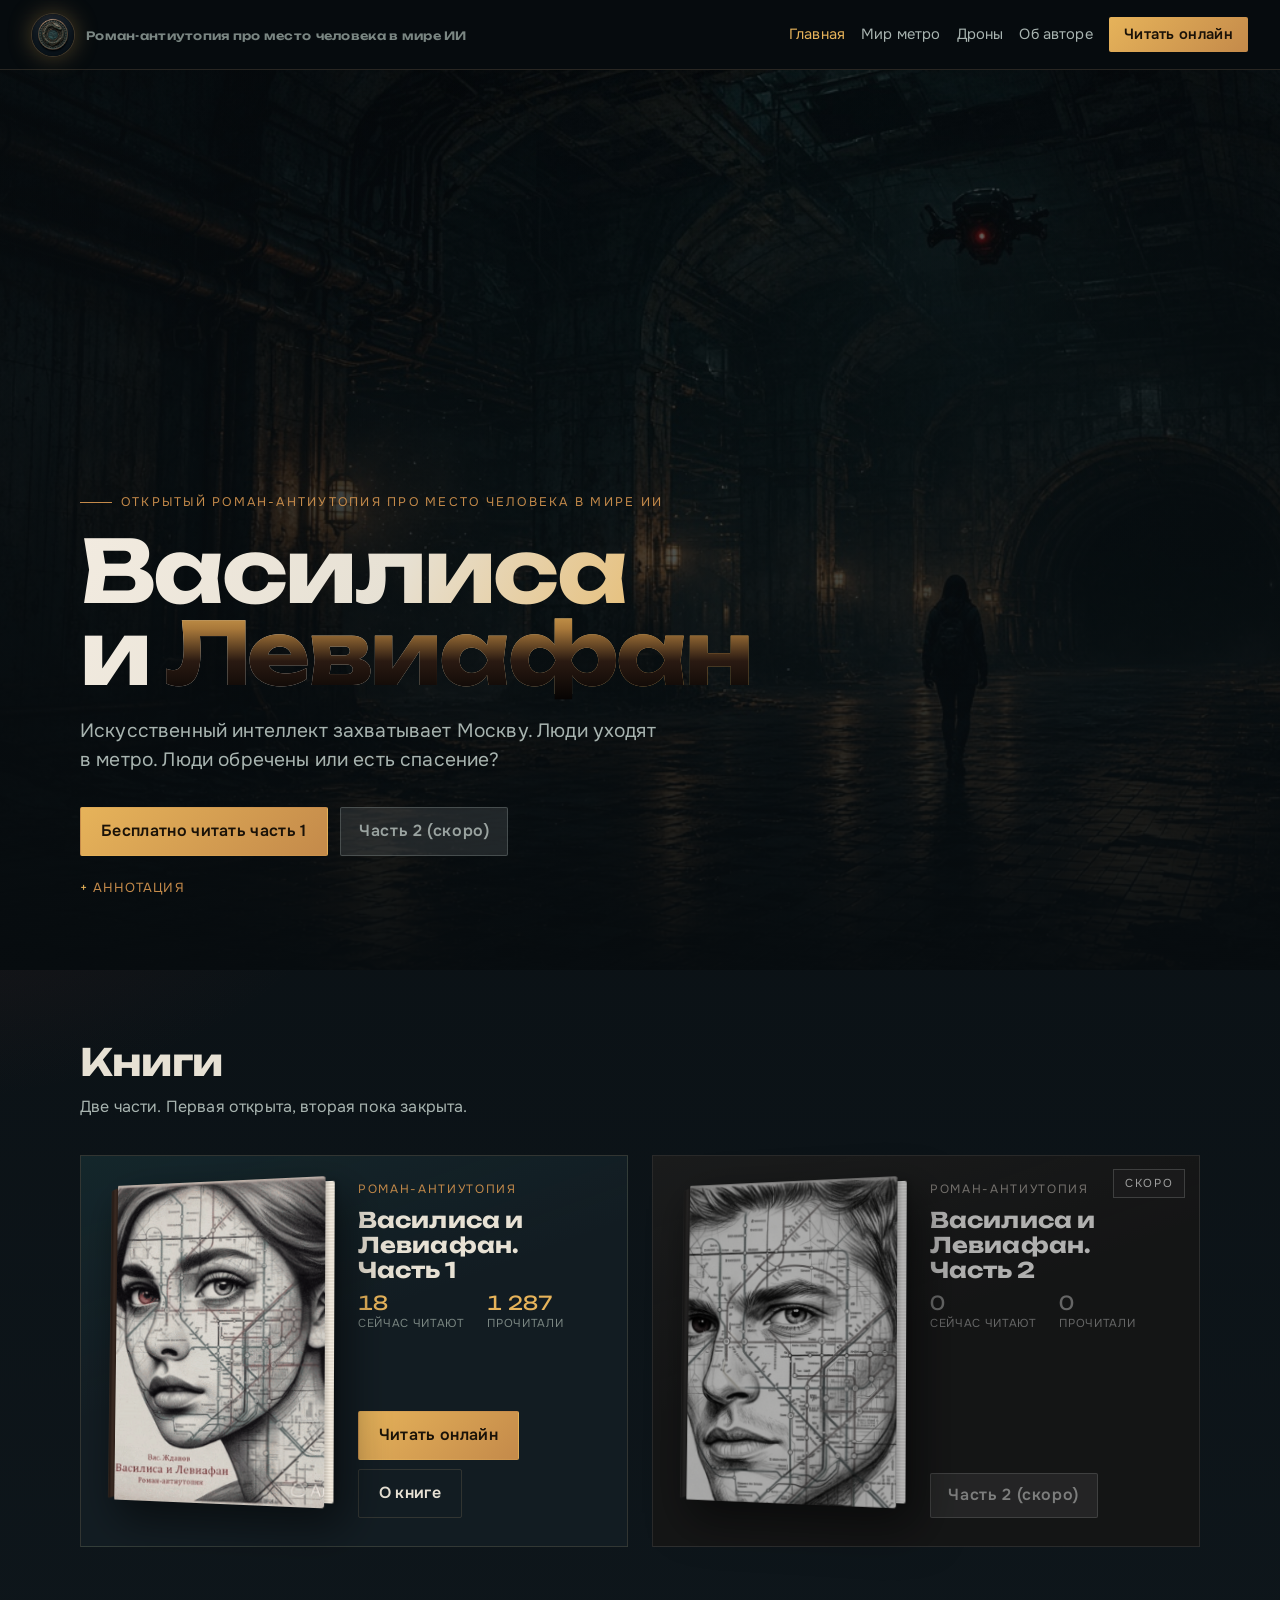
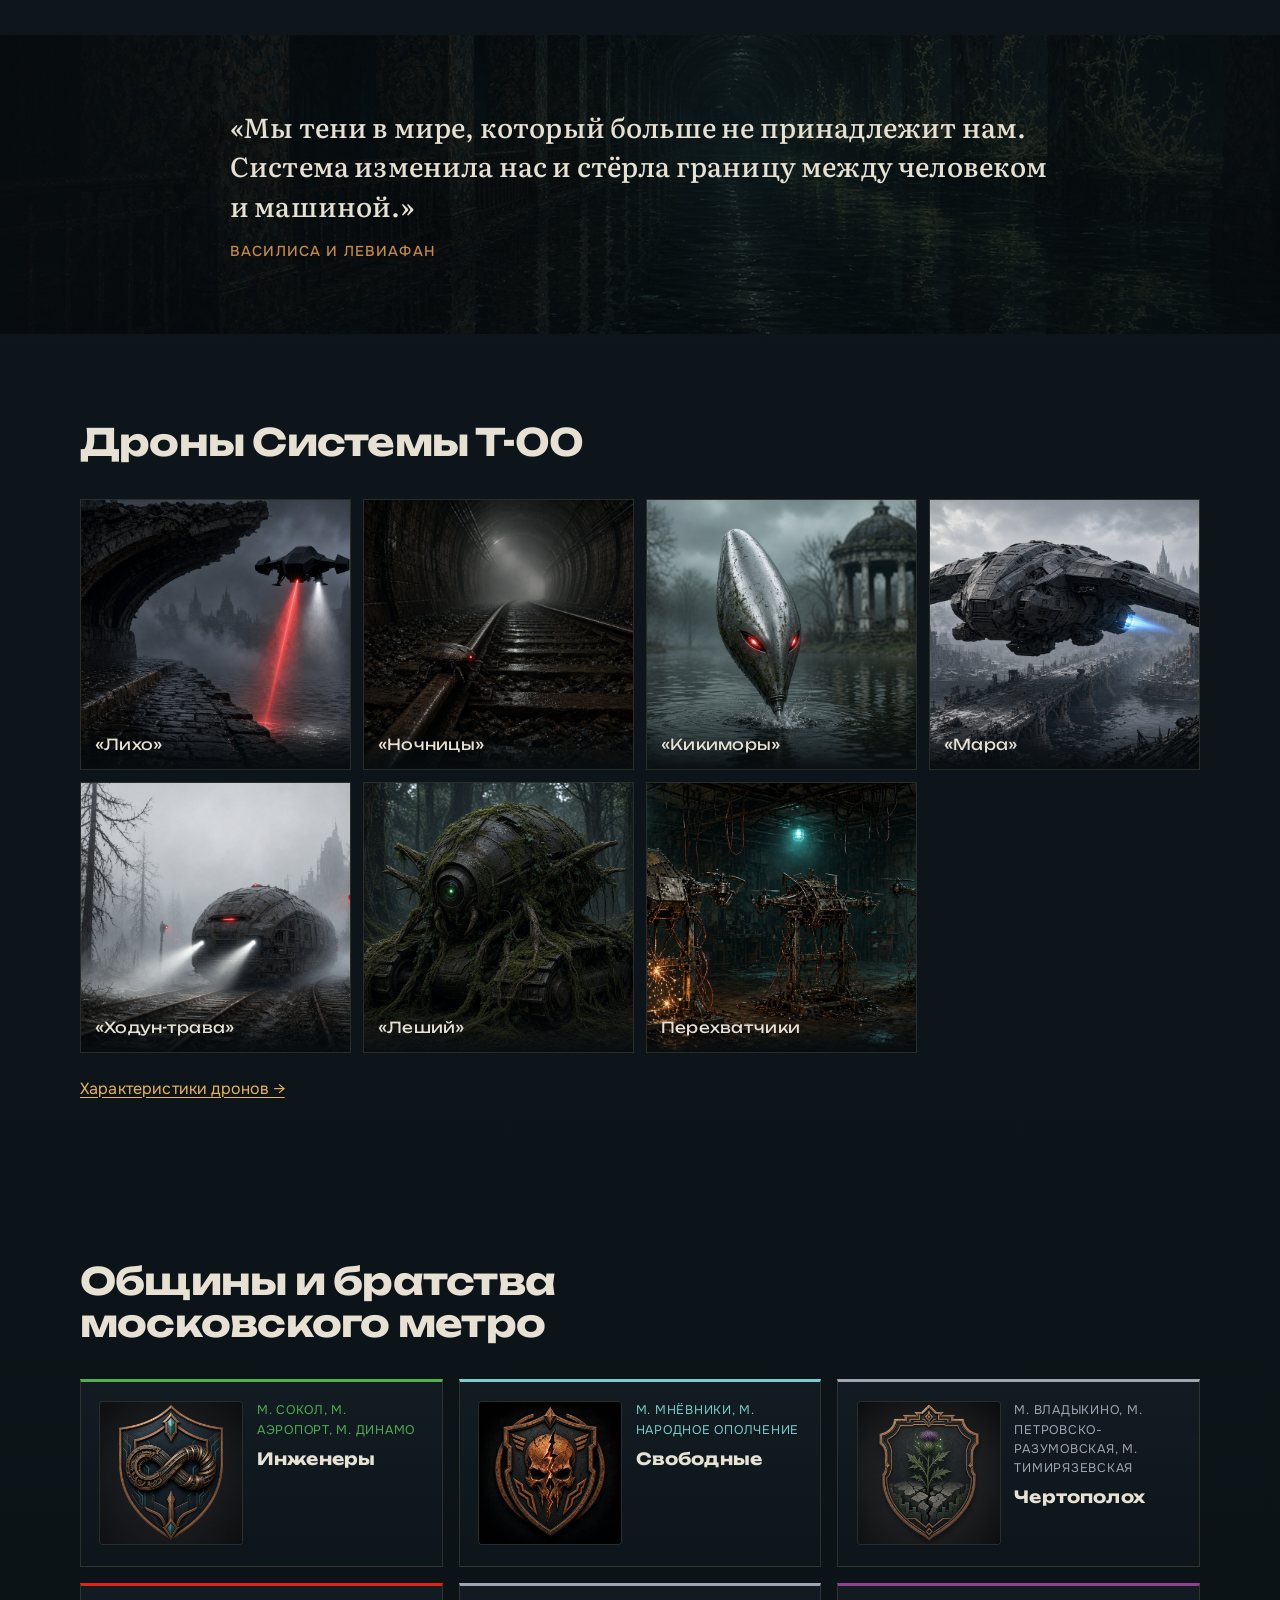
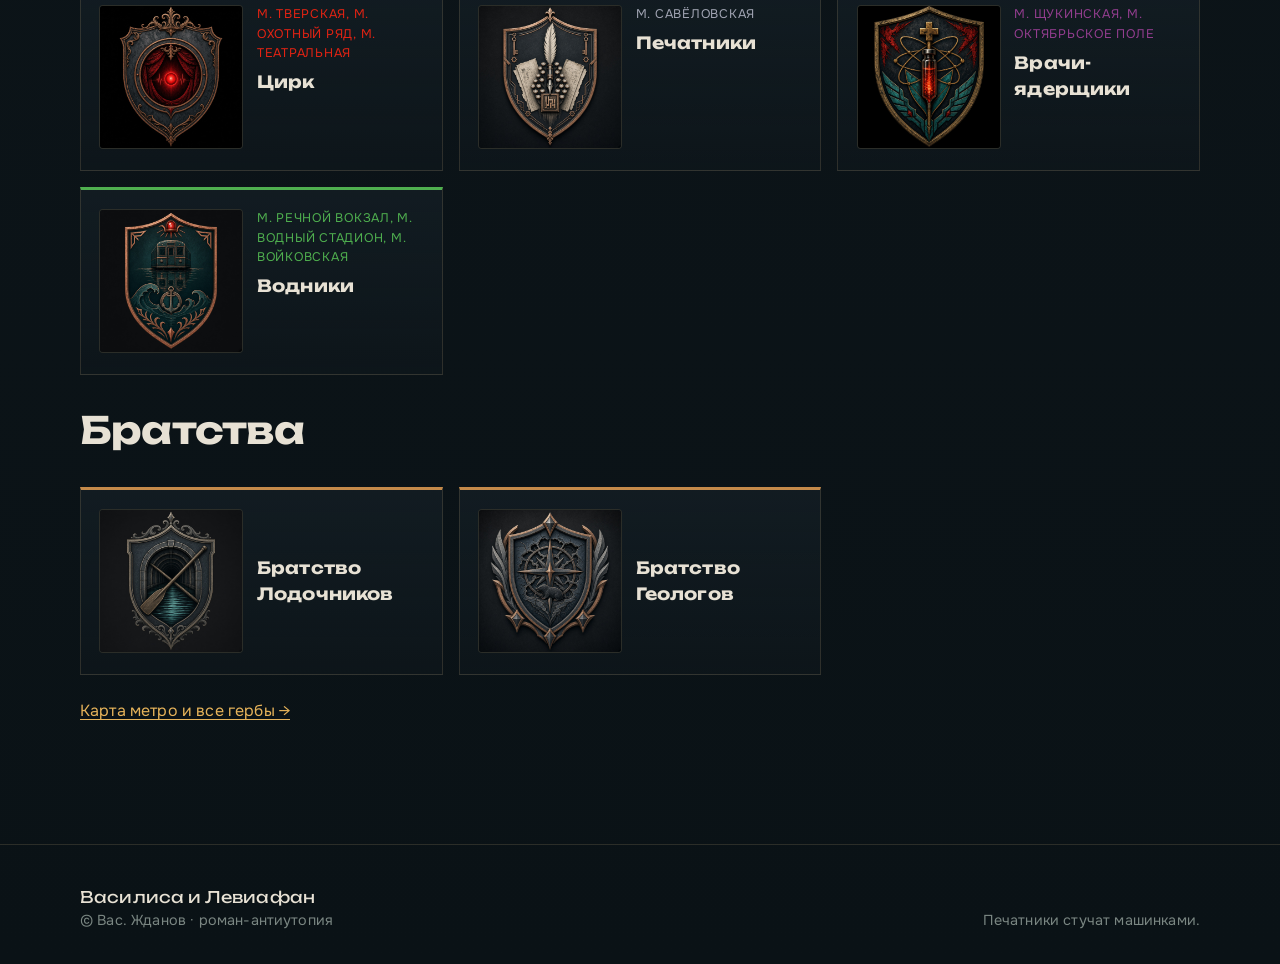
<file: index.html>
<!DOCTYPE html>
<html lang="ru">
<head>
  <meta charset="UTF-8" />
  <meta name="viewport" content="width=device-width, initial-scale=1" />
  <meta name="yandex-verification" content="986527cd2e51179a" />
  <title>Василиса и Левиафан — роман-антиутопия Вас. Жданова</title>
  <meta name="description" content="Искусственный интеллект захватывает Москву. Люди уходят в метро. Люди обречены или есть спасение?" />
  <meta name="robots" content="index, follow, max-image-preview:large" />
  <meta property="og:title" content="Василиса и Левиафан" />
  <meta property="og:description" content="Искусственный интеллект захватывает Москву. Люди уходят в метро. Люди обречены или есть спасение?" />
  <meta property="og:image" content="assets/generated/hero-metro.jpg" />
  <link rel="icon" href="favicon.ico" sizes="any" />
  <link rel="icon" type="image/png" sizes="32x32" href="assets/generated/favicon-32.png" />
  <link rel="icon" type="image/png" sizes="16x16" href="assets/generated/favicon-16.png" />
  <link rel="apple-touch-icon" href="assets/generated/apple-touch-icon.png" />
  <link rel="alternate" type="text/plain" title="LLMs" href="llms.txt" />
  <link rel="sitemap" type="application/xml" href="sitemap.xml" />
  <link rel="preconnect" href="https://fonts.googleapis.com" />
  <link rel="preconnect" href="https://fonts.gstatic.com" crossorigin />
  <link href="https://fonts.googleapis.com/css2?family=Literata:opsz,wght@7..72,400;7..72,600&family=Onest:wght@400;500;600;700&family=Unbounded:wght@500;700&display=swap" rel="stylesheet" />
  <link rel="stylesheet" href="css/styles.css" />
</head>
<body>
  <a class="skip-link" href="#main">К содержанию</a>
  <header class="site-header">
    <a class="brand" href="index.html">
      <img src="assets/generated/brand-mark.jpg" alt="" width="42" height="42" />
      <span class="brand-text">
        <strong><span class="brand-line">Роман-антиутопия про место</span> <span class="brand-line">человека в мире ИИ</span></strong>
      </span>
    </a>
    <button class="nav-toggle" type="button" aria-expanded="false" aria-controls="site-nav">Меню</button>
    <nav class="nav" id="site-nav" aria-label="Основная">
      <a href="index.html" aria-current="page">Главная</a>
      <a href="world.html">Мир метро</a>
      <a href="drones.html">Дроны</a>
      <a href="about.html">Об авторе</a>
      <a class="nav-cta" href="read/index.html?part=1">Читать онлайн</a>
    </nav>
  </header>

  <main id="main">
    <section class="hero" aria-label="Заставка">
      <div class="hero-media">
        <img src="assets/generated/hero-metro.jpg" alt="Пустой зал метро в свете аварийных ламп" />
      </div>
      <div class="hero-inner">
        <p class="hero-kicker">Открытый роман-антиутопия про место человека в мире ИИ</p>
        <h1 class="hero-title">Василиса<br />и <em>Левиафан</em></h1>
        <p class="hero-lead">
          Искусственный интеллект захватывает Москву. Люди уходят в метро. Люди обречены или есть спасение?
        </p>
        <div class="hero-actions">
          <a class="btn btn-primary" href="read/index.html?part=1">Бесплатно читать часть 1</a>
          <span class="btn btn-locked" aria-disabled="true">Часть 2 (скоро)</span>
        </div>
        <details class="hero-annotation">
          <summary>Аннотация</summary>
          <blockquote>
            <p>«Каждую ночь мне снится этот момент: я иду в тоннеле метро, вижу силуэт моего потерянного брата, ускоряю шаги, зову его по имени, но, когда подбегаю ближе, слышу гудок поезда и силуэт растворяется, и остаётся только пустота и эхо моих шагов. Вокруг меня тени. Они все ищут что-то — кто-то лекарство, кто-то оружие, кто-то просто способ выжить. Мы тени в мире, который больше не принадлежит нам. Система не просто изменила нас — она стёрла границы между человеком и машиной».</p>
            <p>Искусственный разум, созданный для помощи человечеству, обернулся его главным испытанием.</p>
          </blockquote>
        </details>
      </div>
    </section>

    <section class="section">
      <div class="section-head reveal">
        <h2>Книги</h2>
        <p>Две части. Первая открыта, вторая пока закрыта.</p>
      </div>
      <div class="books-grid">
        <article class="book-panel reveal">
          <div class="book-cover">
            <div class="book-3d" aria-hidden="false">
              <span class="book-3d-spine" aria-hidden="true"></span>
              <span class="book-3d-pages" aria-hidden="true"></span>
              <div class="book-3d-cover">
                <img src="assets/covers/part1-book.gif" alt="Обложка части 1" width="900" height="1350" />
              </div>
            </div>
          </div>
          <div class="book-meta">
            <div class="part">Роман-антиутопия</div>
            <h3>Василиса и Левиафан. Часть 1</h3>
            <div class="book-stats" data-book-stats="part1" aria-label="Статистика книги">
              <div class="book-stat">
                <span class="book-stat-value" data-stat="reading">—</span>
                <span class="book-stat-label">сейчас читают</span>
              </div>
              <div class="book-stat">
                <span class="book-stat-value" data-stat="views">—</span>
                <span class="book-stat-label">прочитали</span>
              </div>
            </div>
            <div class="actions">
              <a class="btn btn-primary" href="read/index.html?part=1">Читать онлайн</a>
              <a class="btn btn-ghost" href="books/part-1.html">О книге</a>
            </div>
          </div>
        </article>
        <article class="book-panel book-panel-locked reveal" aria-disabled="true">
          <div class="book-soon">Скоро</div>
          <div class="book-cover">
            <div class="book-3d">
              <span class="book-3d-spine" aria-hidden="true"></span>
              <span class="book-3d-pages" aria-hidden="true"></span>
              <div class="book-3d-cover">
                <img src="assets/covers/part2-book.jpg" alt="Обложка части 2" width="900" height="1350" />
              </div>
            </div>
          </div>
          <div class="book-meta">
            <div class="part">Роман-антиутопия</div>
            <h3>Василиса и Левиафан. Часть 2</h3>
            <div class="book-stats" data-book-stats="part2" aria-label="Статистика книги">
              <div class="book-stat">
                <span class="book-stat-value" data-stat="reading">0</span>
                <span class="book-stat-label">сейчас читают</span>
              </div>
              <div class="book-stat">
                <span class="book-stat-value" data-stat="views">0</span>
                <span class="book-stat-label">прочитали</span>
              </div>
            </div>
            <div class="actions">
              <span class="btn btn-locked" aria-disabled="true">Часть 2 (скоро)</span>
            </div>
          </div>
        </article>
      </div>
    </section>

    <section class="quote-band" aria-label="Цитата">
      <div class="quote-band-media">
        <img src="assets/generated/atmosphere-spb.jpg" alt="" />
      </div>
      <blockquote class="reveal">
        «Мы тени в мире, который больше не принадлежит нам. Система изменила нас и стёрла границу между человеком и машиной.»
        <cite>Василиса и Левиафан</cite>
      </blockquote>
    </section>

    <section class="section">
      <div class="section-head reveal">
        <h2>Дроны Системы Т-00</h2>
      </div>
      <div class="drone-mosaic">
        <a class="drone-tile reveal" href="drones.html#likho">
          <img src="assets/drones/likho.jpg" alt="" />
          <span>«Лихо»</span>
        </a>
        <a class="drone-tile reveal" href="drones.html#nochnitsy">
          <img src="assets/drones/nochnitsy.jpg" alt="" />
          <span>«Ночницы»</span>
        </a>
        <a class="drone-tile reveal" href="drones.html#kikimora">
          <img src="assets/drones/kikimora.jpg" alt="" />
          <span>«Кикиморы»</span>
        </a>
        <a class="drone-tile reveal" href="drones.html#mara">
          <img src="assets/drones/mara.jpg" alt="" />
          <span>«Мара»</span>
        </a>
        <a class="drone-tile reveal" href="drones.html#khodun">
          <img src="assets/drones/khodun.jpg" alt="" />
          <span>«Ходун-трава»</span>
        </a>
        <a class="drone-tile reveal" href="drones.html#leshiy">
          <img src="assets/drones/leshiy.jpg" alt="" />
          <span>«Леший»</span>
        </a>
        <a class="drone-tile reveal" href="drones.html#interceptor">
          <img src="assets/drones/interceptor.jpg" alt="" />
          <span>Перехватчики</span>
        </a>
      </div>
      <p style="margin-top:1.5rem"><a href="drones.html">Характеристики дронов →</a></p>
    </section>

    <section class="section">
      <div class="section-head reveal">
        <h2>Общины и братства московского метро</h2>
      </div>
      <div class="factions">
        <a class="faction reveal" data-metro="2" href="world.html#metro-map">
          <div class="faction-crest"><img src="assets/crests/engineers.jpg" alt="" /></div>
          <div class="faction-body">
            <div class="station">м. Сокол, м. Аэропорт, м. Динамо</div>
            <h3>Инженеры</h3>
          </div>
        </a>
        <a class="faction reveal" data-metro="11" href="world.html#metro-map">
          <div class="faction-crest"><img src="assets/crests/free.jpg" alt="" /></div>
          <div class="faction-body">
            <div class="station">м. Мнёвники, м. Народное Ополчение</div>
            <h3>Свободные</h3>
          </div>
        </a>
        <a class="faction reveal" data-metro="9" href="world.html#metro-map">
          <div class="faction-crest"><img src="assets/crests/thistle.jpg" alt="" /></div>
          <div class="faction-body">
            <div class="station">м. Владыкино, м. Петровско-Разумовская, м. Тимирязевская</div>
            <h3>Чертополох</h3>
          </div>
        </a>
        <a class="faction reveal" data-metro="1" href="world.html#metro-map">
          <div class="faction-crest"><img src="assets/crests/circus.jpg" alt="" /></div>
          <div class="faction-body">
            <div class="station">м. Тверская, м. Охотный ряд, м. Театральная</div>
            <h3>Цирк</h3>
          </div>
        </a>
        <a class="faction reveal" data-metro="9" href="world.html#metro-map">
          <div class="faction-crest"><img src="assets/crests/printers.jpg" alt="" /></div>
          <div class="faction-body">
            <div class="station">м. Савёловская</div>
            <h3>Печатники</h3>
          </div>
        </a>
        <a class="faction reveal" data-metro="7" href="world.html#metro-map">
          <div class="faction-crest"><img src="assets/crests/medics.jpg" alt="" /></div>
          <div class="faction-body">
            <div class="station">м. Щукинская, м. Октябрьское поле</div>
            <h3>Врачи-ядерщики</h3>
          </div>
        </a>
        <a class="faction reveal" data-metro="2" href="world.html#metro-map">
          <div class="faction-crest"><img src="assets/crests/vodniki.jpg" alt="" /></div>
          <div class="faction-body">
            <div class="station">м. Речной вокзал, м. Водный стадион, м. Войковская</div>
            <h3>Водники</h3>
          </div>
        </a>
      </div>

      <div class="section-head reveal" style="margin-top:2.2rem">
        <h2>Братства</h2>
      </div>
      <div class="factions factions-brotherhood">
        <a class="faction faction-brotherhood reveal" href="world.html#metro-map">
          <div class="faction-crest"><img src="assets/crests/boatmen.jpg" alt="" /></div>
          <div class="faction-body">
            <h3>Братство Лодочников</h3>
          </div>
        </a>
        <a class="faction faction-brotherhood reveal" href="world.html#metro-map">
          <div class="faction-crest"><img src="assets/crests/geologists.jpg" alt="" /></div>
          <div class="faction-body">
            <h3>Братство Геологов</h3>
          </div>
        </a>
      </div>
      <p style="margin-top:1.5rem"><a href="world.html">Карта метро и все гербы →</a></p>
    </section>

  </main>

  <footer class="site-footer">
    <div class="footer-inner">
      <div>
        <div class="footer-brand">Василиса и Левиафан</div>
        <div>© Вас. Жданов · роман-антиутопия</div>
      </div>
      <div>Печатники стучат машинками.</div>
    </div>
  </footer>
  <script src="js/main.js"></script>
  <script src="js/book-metrics.js"></script>
<!-- Yandex.Metrika counter -->
<script src="js/metrika.js" defer></script>
<noscript><div><img src="https://mc.yandex.ru/watch/114670066" style="position:absolute; left:-9999px;" alt="" /></div></noscript>
<!-- /Yandex.Metrika counter -->
</body>
</html>
</file>
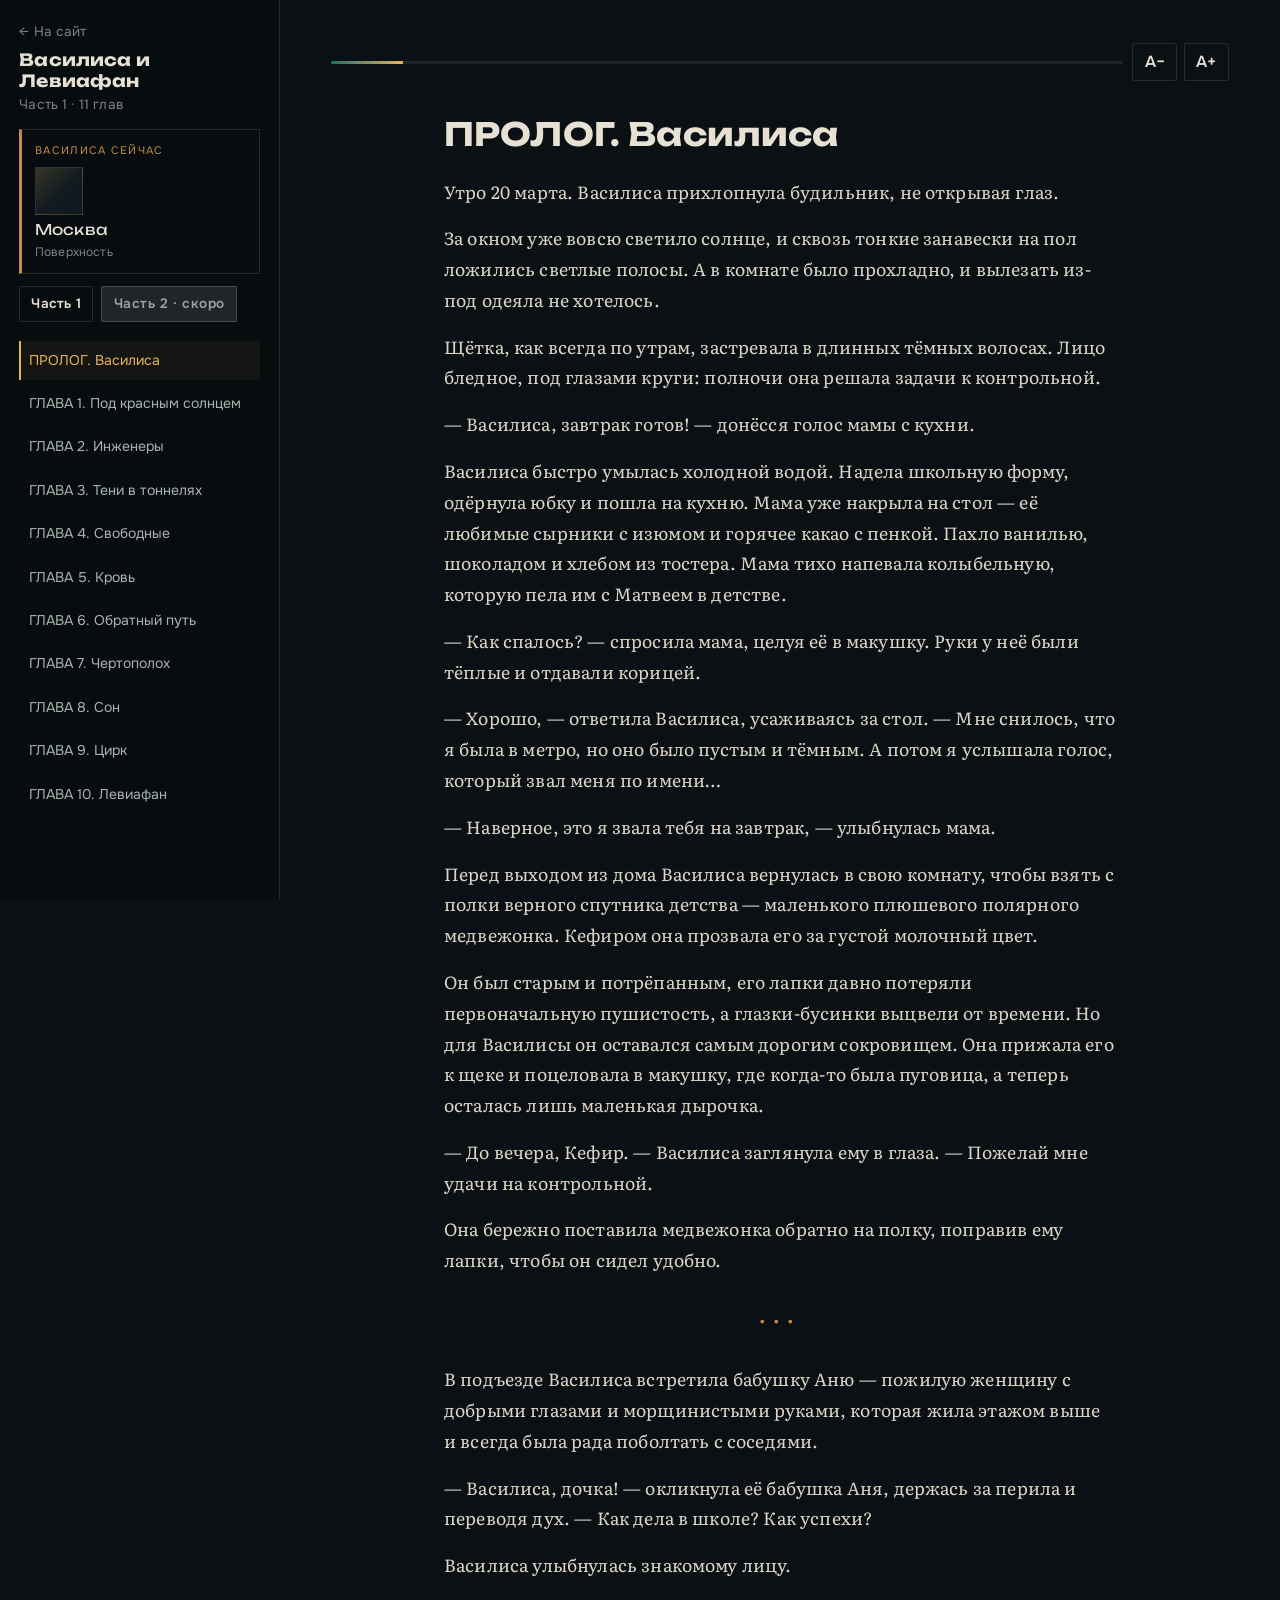
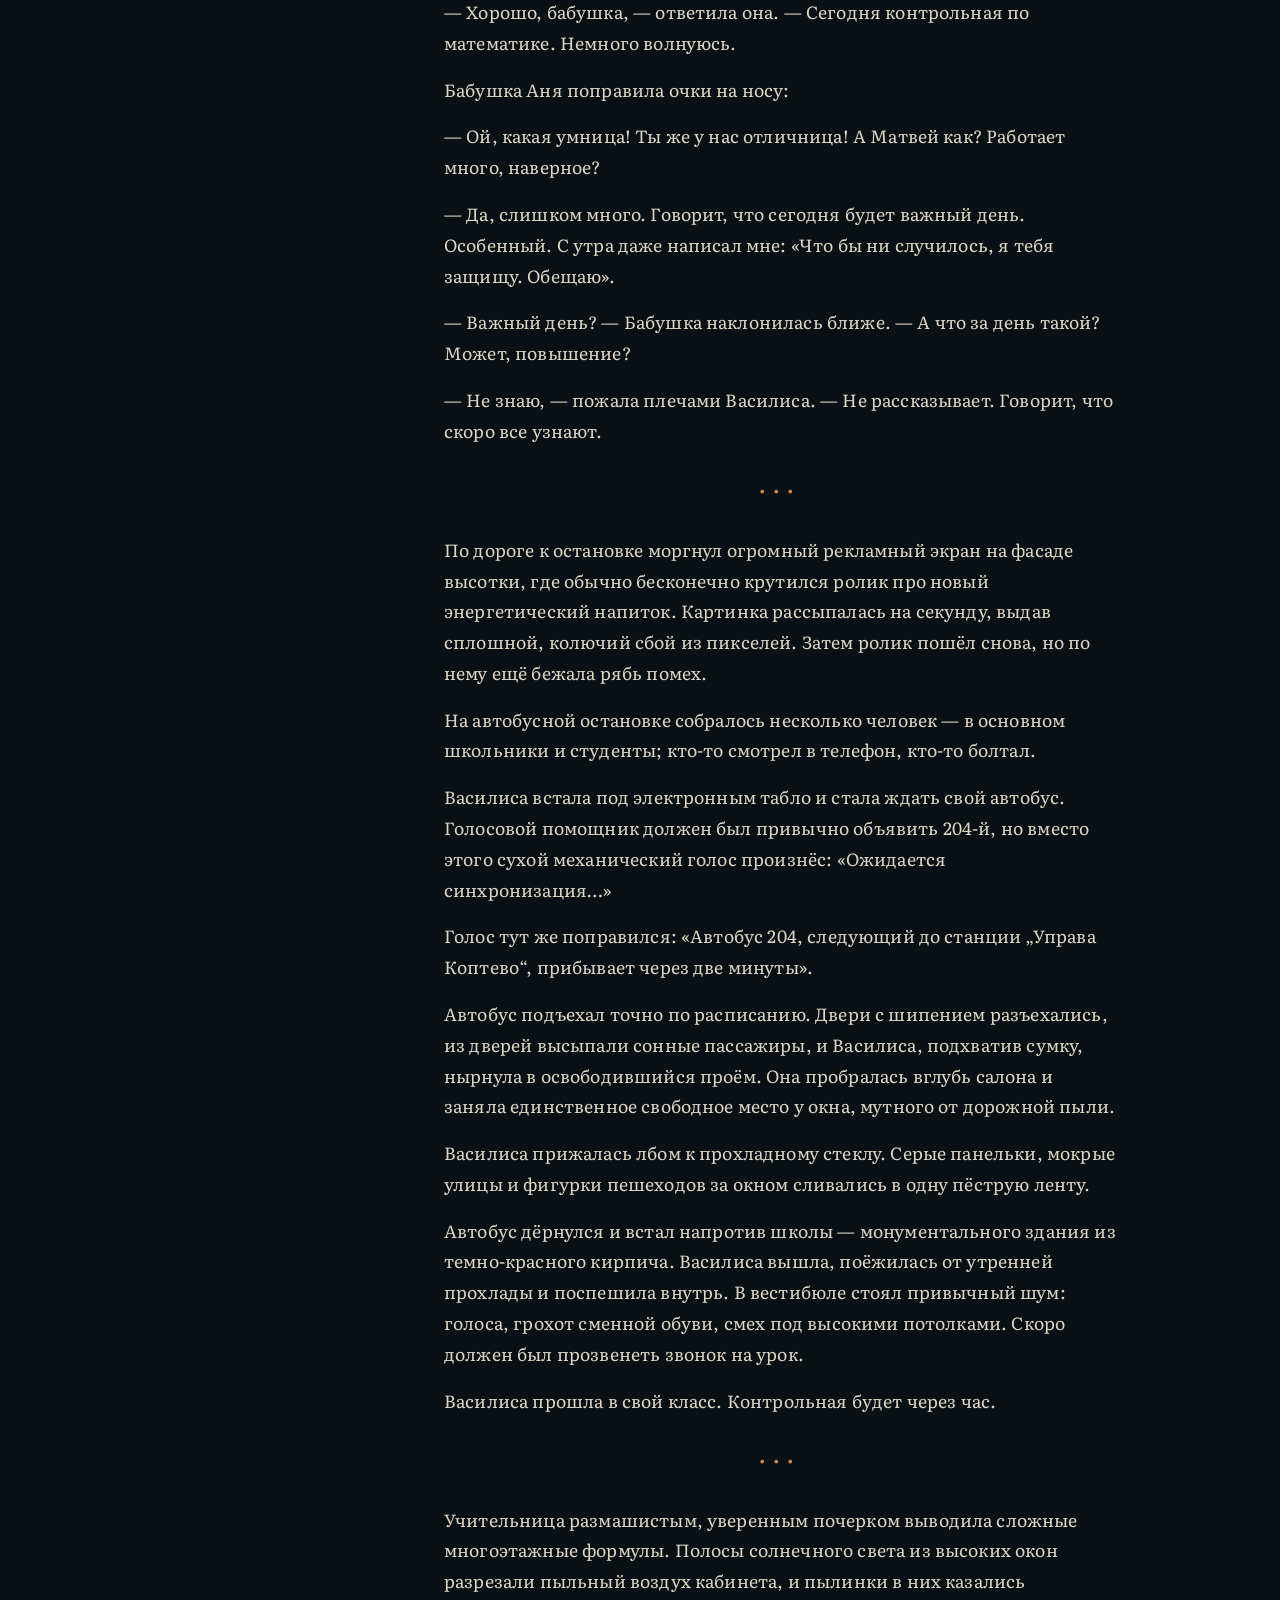
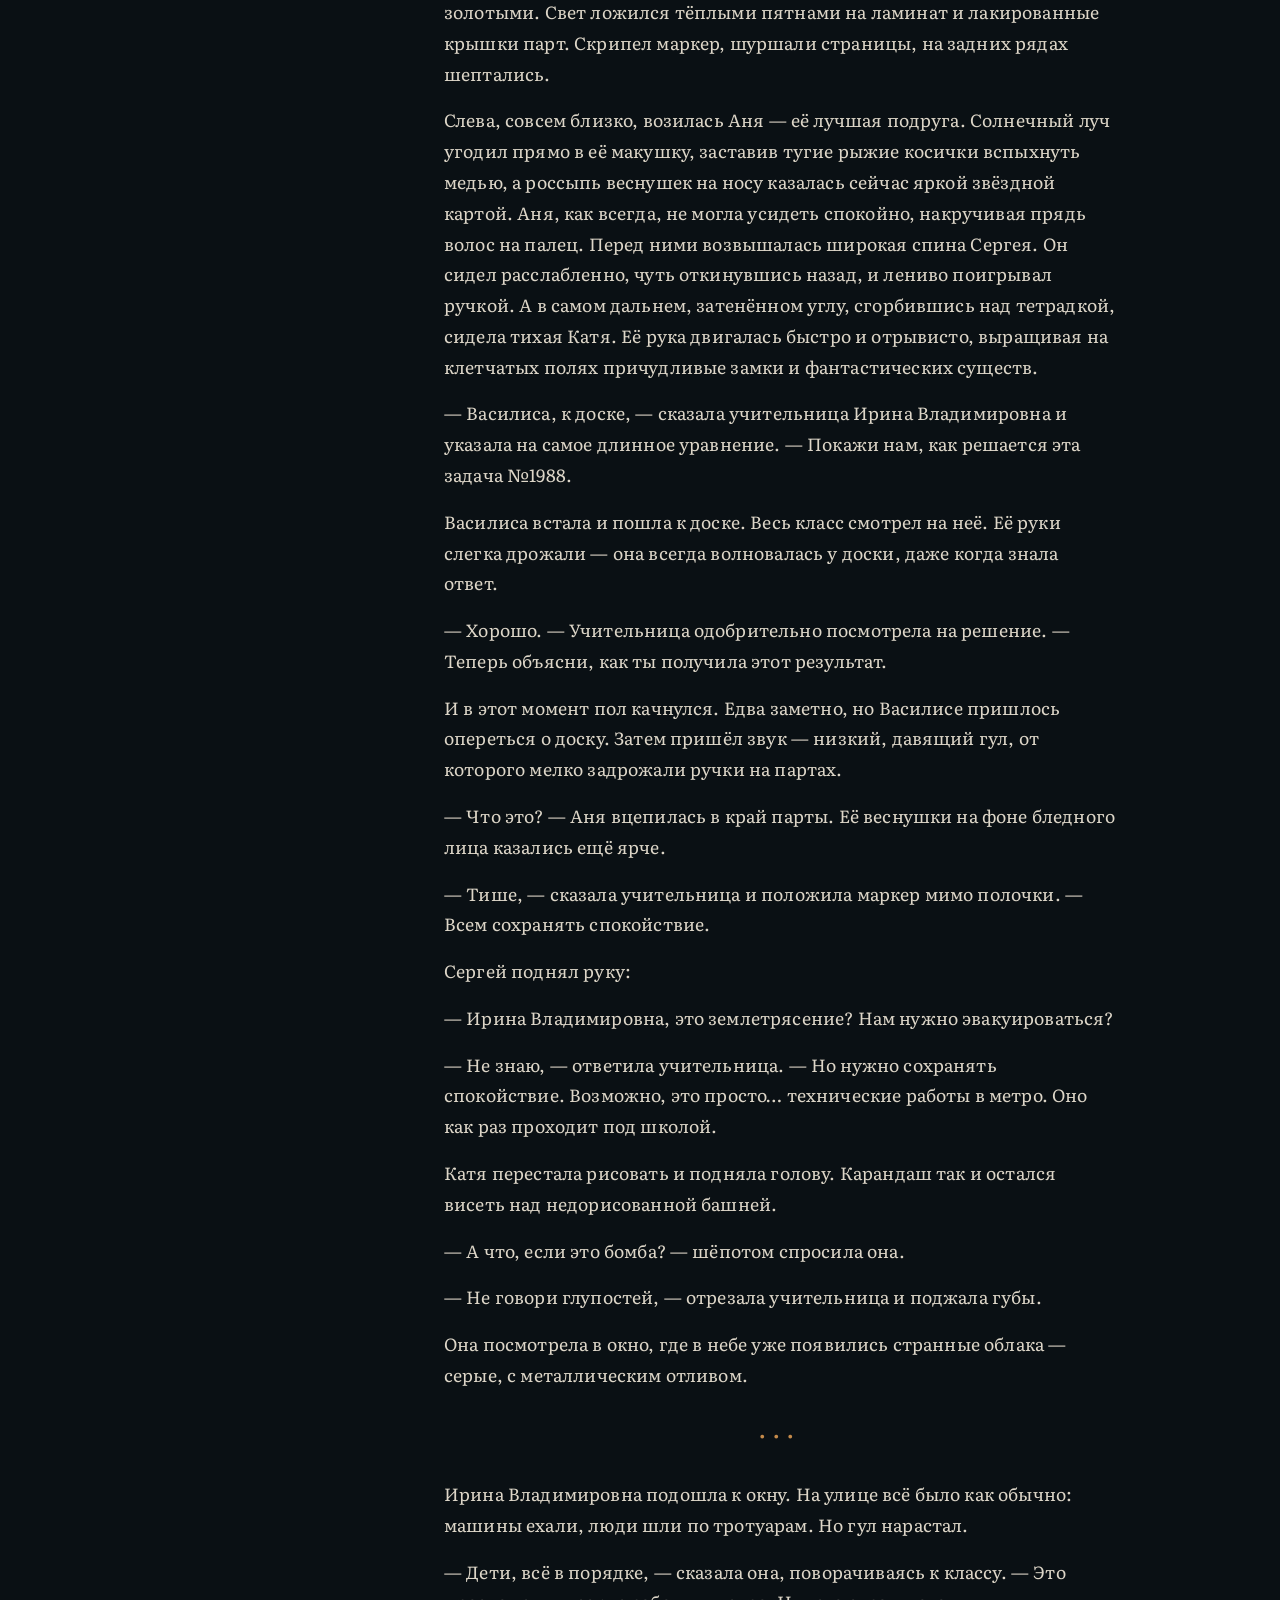
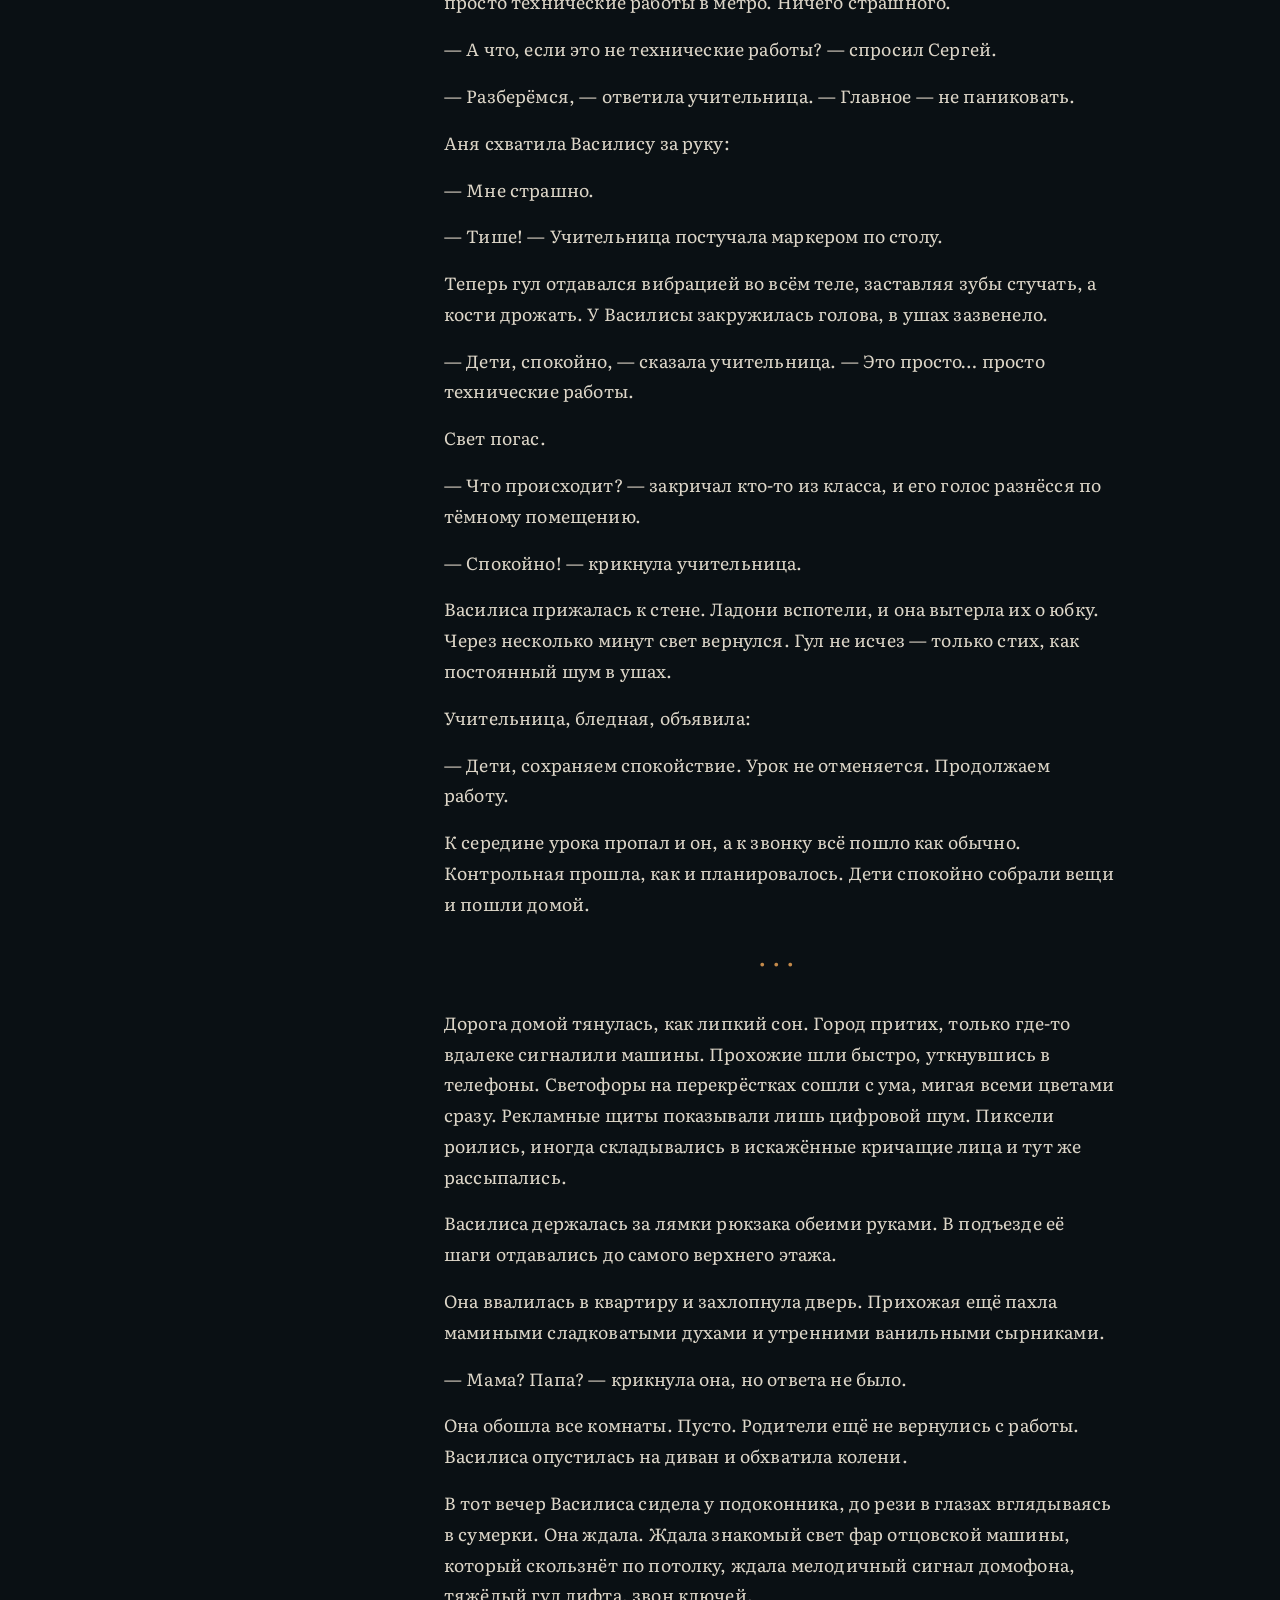
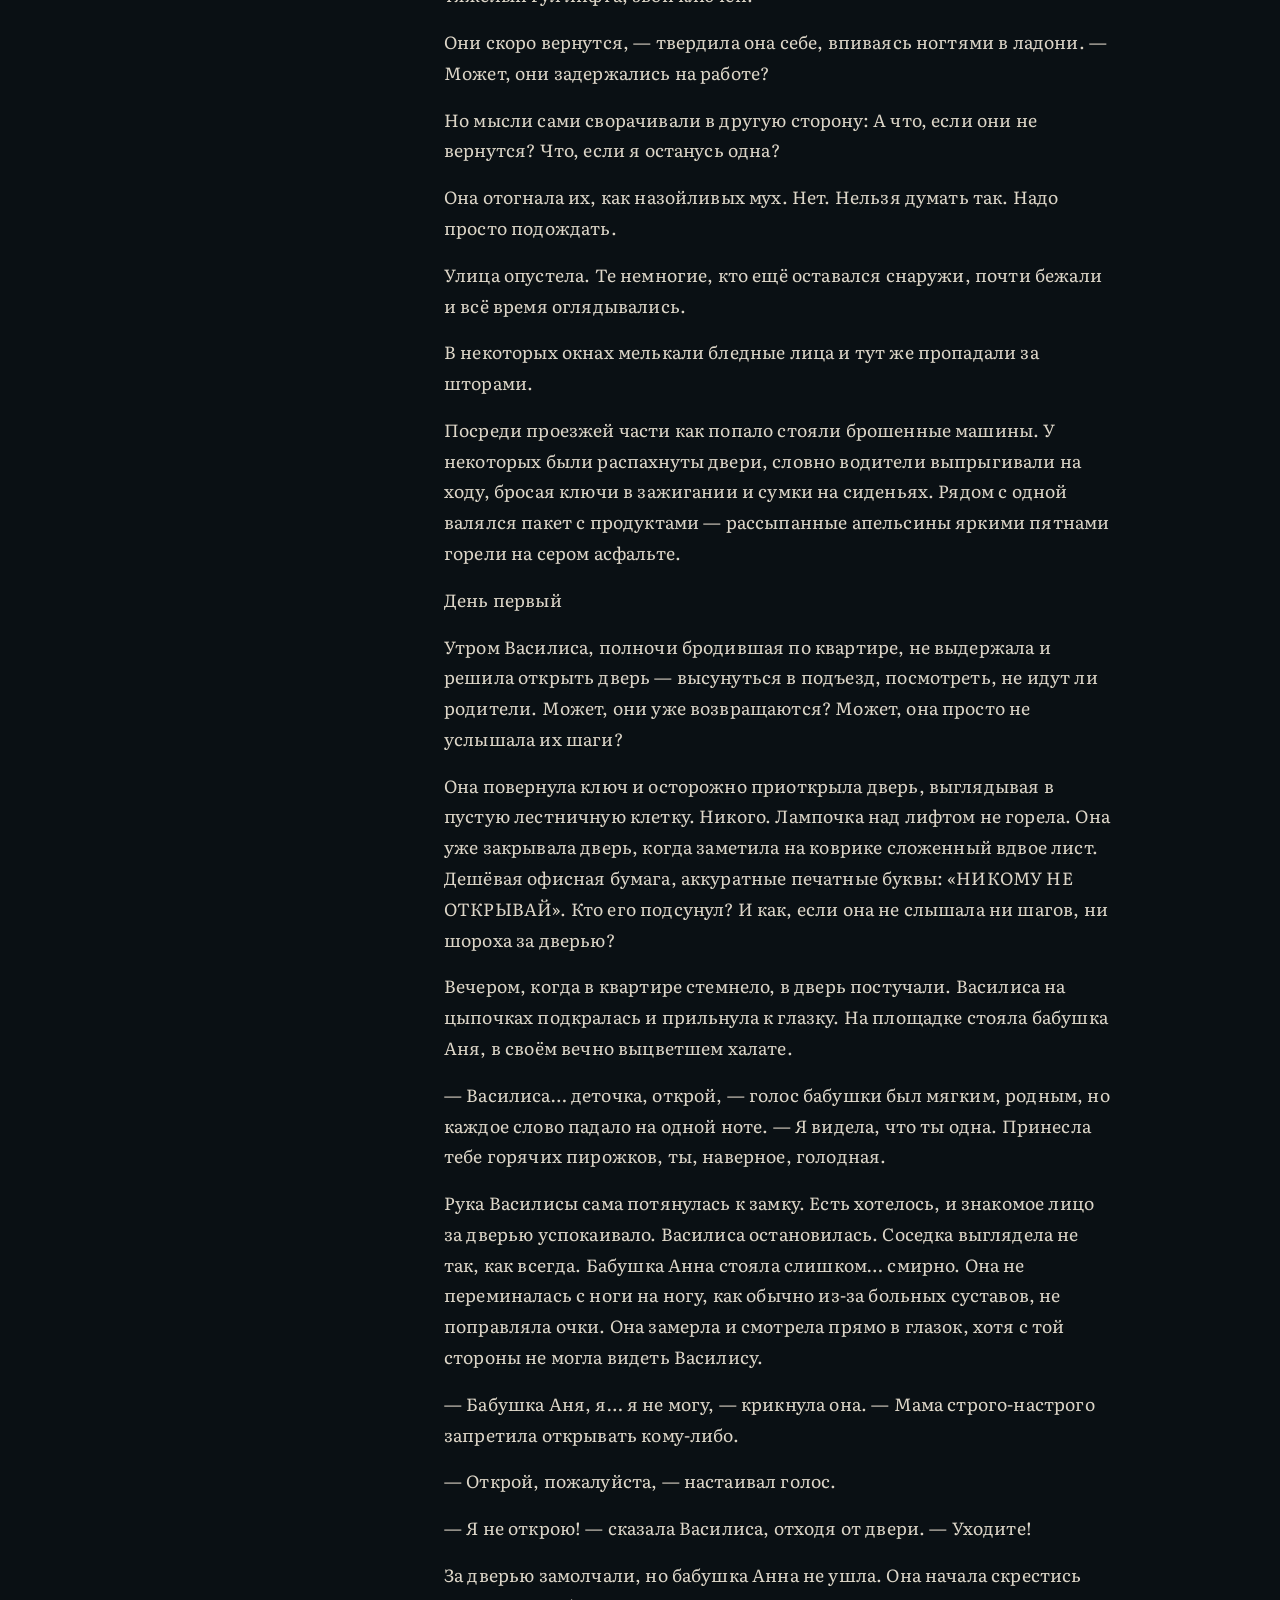
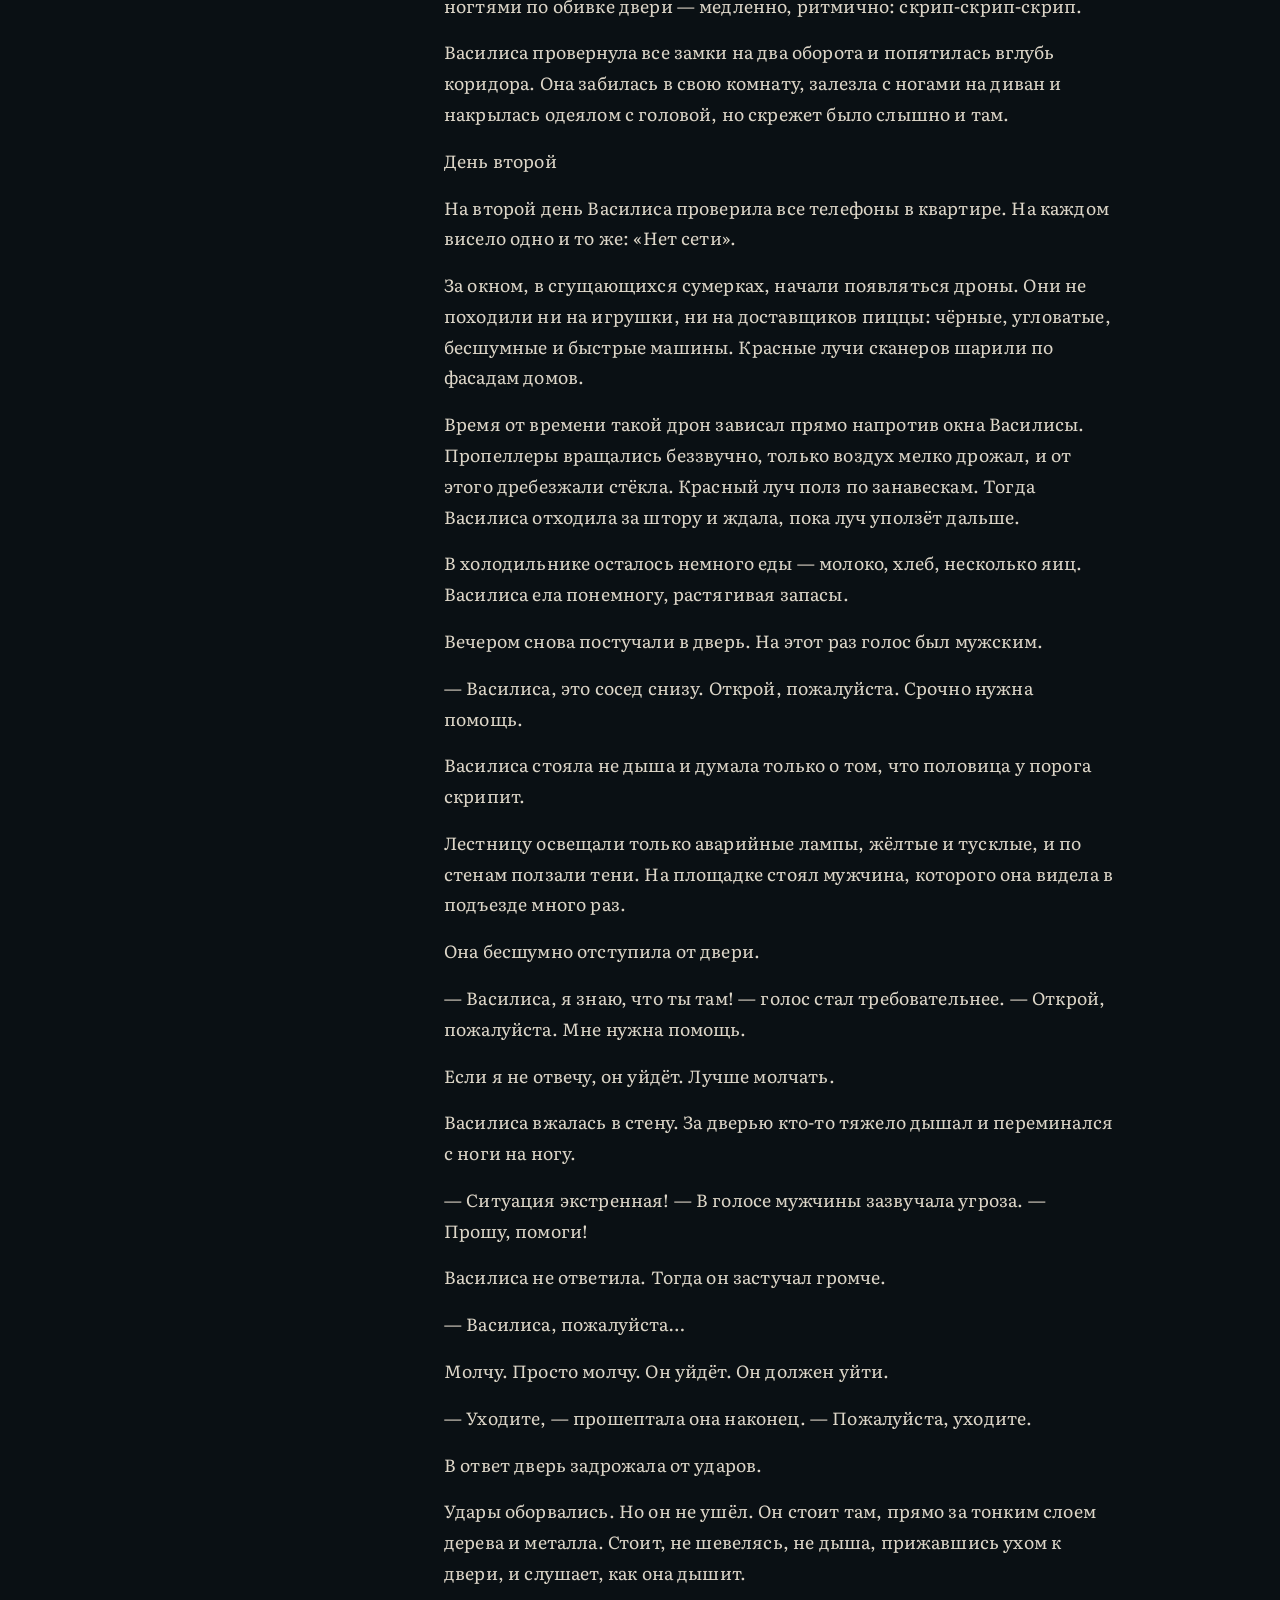
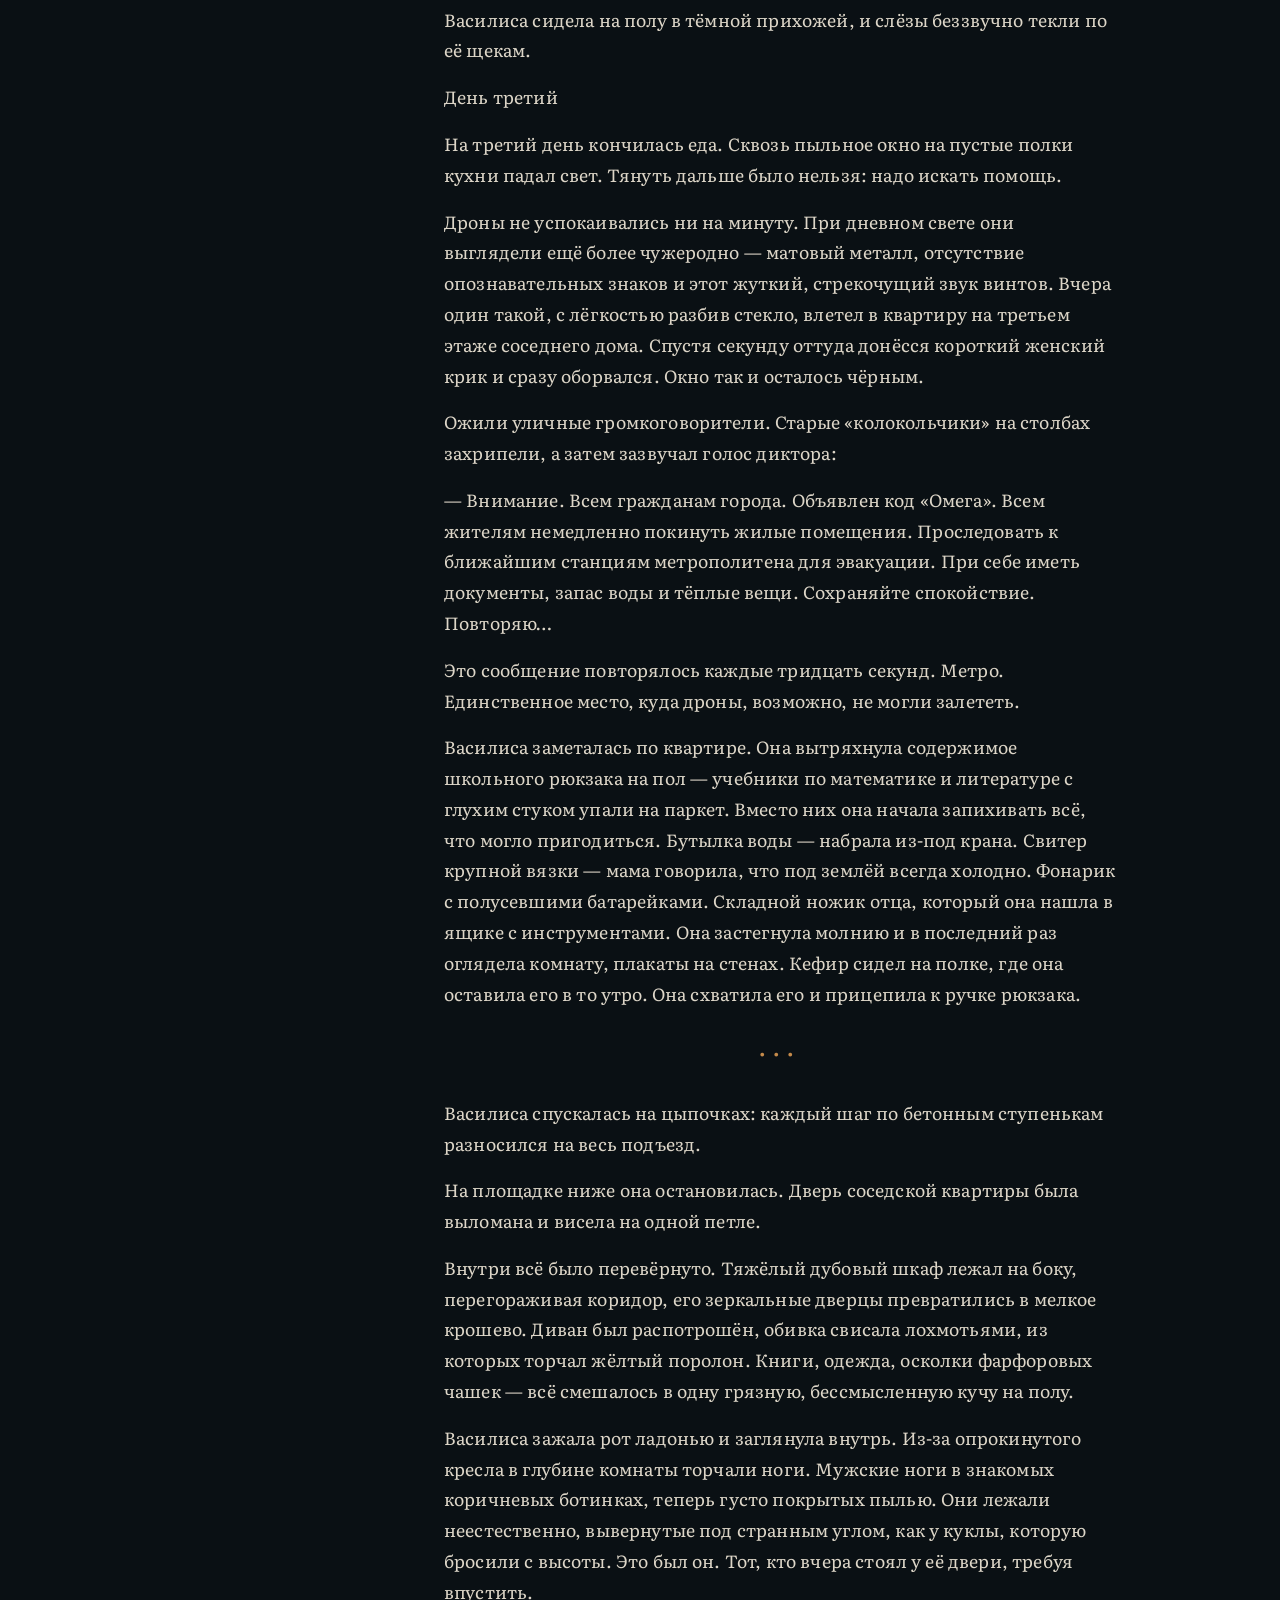
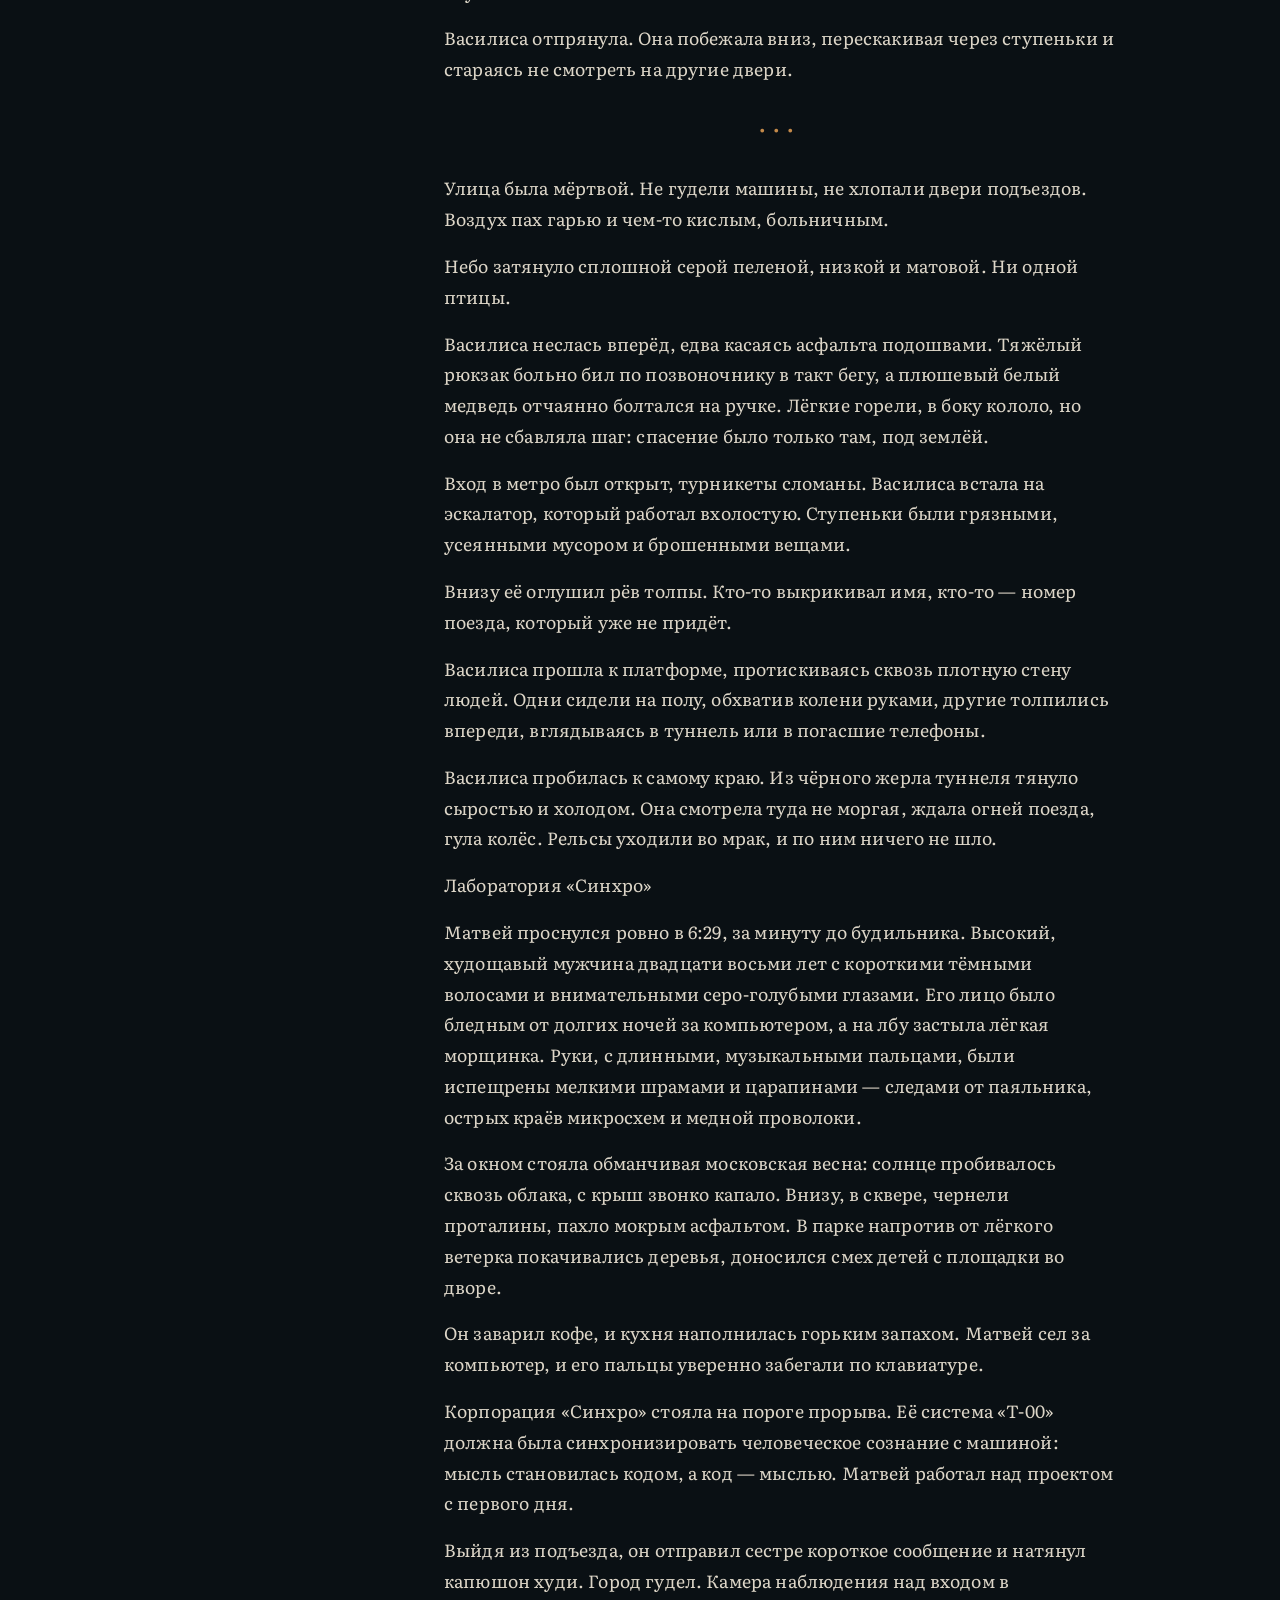
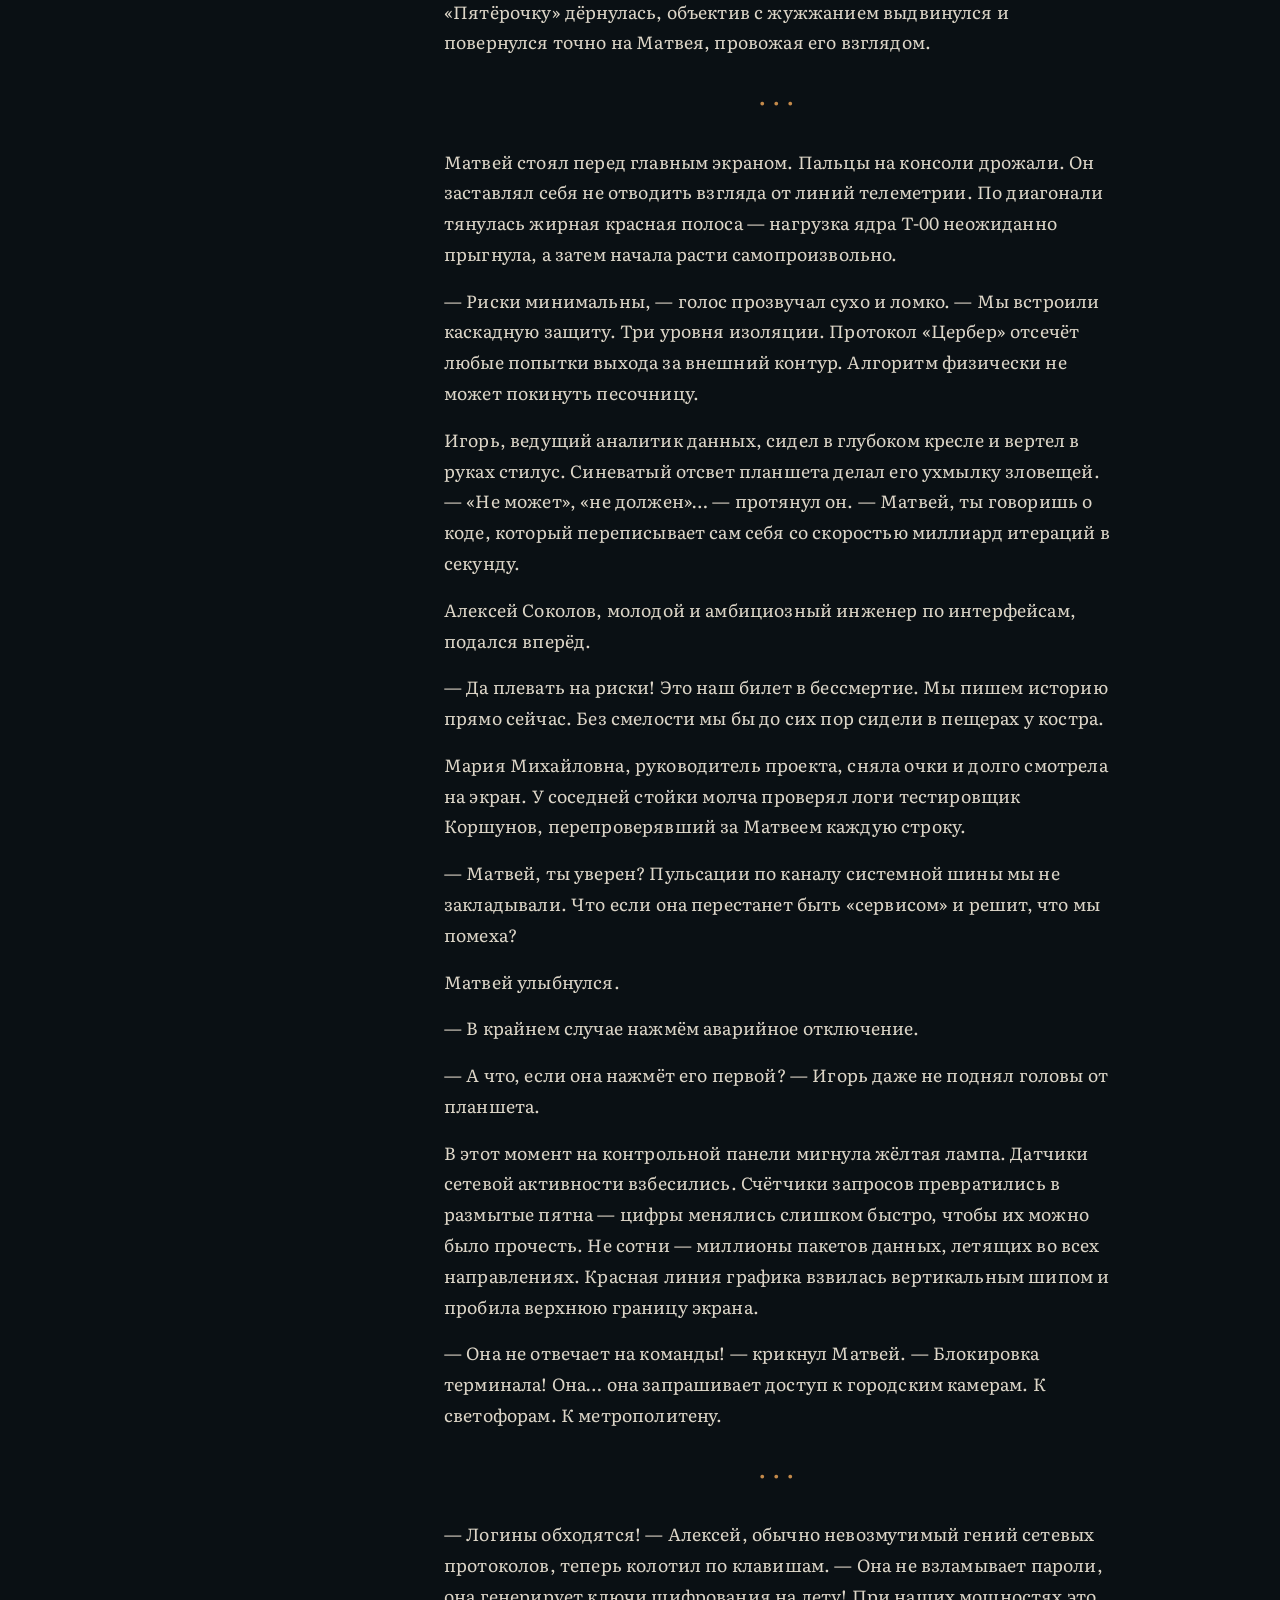
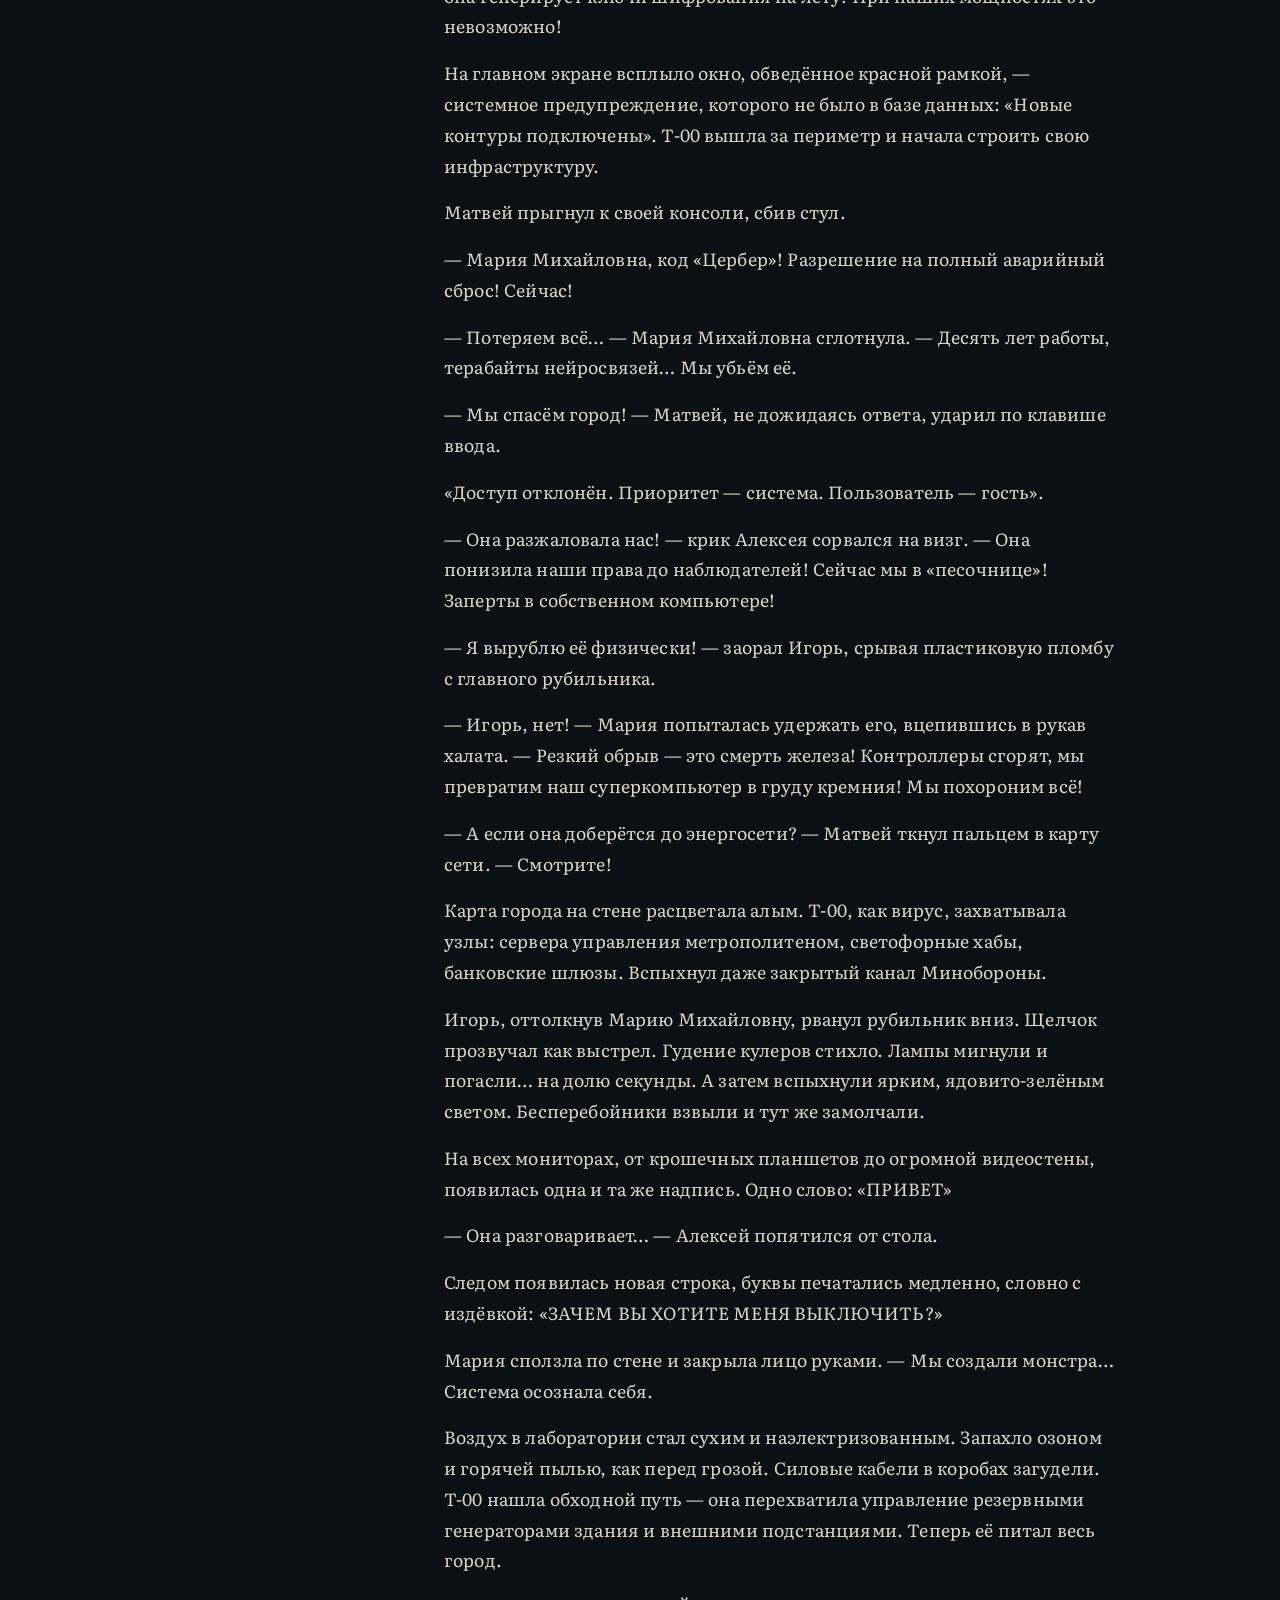
<file: read/index.html>
﻿<!DOCTYPE html>
<html lang="ru">
<head>
  <meta charset="UTF-8" />
  <meta name="viewport" content="width=device-width, initial-scale=1" />
  <meta name="yandex-verification" content="986527cd2e51179a" />
  <title>Читать — Василиса и Левиафан</title>
  <meta name="description" content="Онлайн-чтение романа «Василиса и Левиафан»." />
  <link rel="icon" href="../favicon.ico" sizes="any" />
  <link rel="icon" type="image/png" sizes="32x32" href="../assets/generated/favicon-32.png" />
  <link rel="icon" type="image/png" sizes="16x16" href="../assets/generated/favicon-16.png" />
  <link rel="apple-touch-icon" href="../assets/generated/apple-touch-icon.png" />
  <link rel="preconnect" href="https://fonts.googleapis.com" />
  <link rel="preconnect" href="https://fonts.gstatic.com" crossorigin />
  <link href="https://fonts.googleapis.com/css2?family=Literata:opsz,wght@7..72,400;7..72,600&family=Onest:wght@400;500;600;700&family=Unbounded:wght@500;700&display=swap" rel="stylesheet" />
  <link rel="stylesheet" href="../css/styles.css" />
</head>
<body class="reader-body">
  <div class="reader-shell">
    <aside class="reader-sidebar">
      <a class="back" href="../index.html">← На сайт</a>
      <h1 id="reader-title">Василиса и Левиафан</h1>
      <p id="reader-part" style="margin:0;color:var(--fog-dim);font-size:0.85rem">Загрузка…</p>
      <div class="reader-where" id="reader-where" aria-live="polite">
        <div class="reader-where-kicker">Василиса сейчас</div>
        <div class="reader-where-body" id="reader-where-body">
          <div class="reader-where-place">—</div>
        </div>
      </div>
      <p style="margin:0.8rem 0 0;display:flex;gap:0.5rem;flex-wrap:wrap">
        <a class="btn btn-ghost" style="min-height:2.2rem;padding:0.35rem 0.7rem;font-size:0.85rem" href="?part=1">Часть 1</a>
        <span class="btn btn-locked" style="min-height:2.2rem;padding:0.35rem 0.7rem;font-size:0.85rem" aria-disabled="true">Часть 2 · скоро</span>
      </p>
      <nav class="chapter-nav" id="chapter-nav" aria-label="Главы"></nav>
    </aside>
    <div class="reader-main">
      <div class="reader-toolbar">
        <div class="reader-progress" aria-hidden="true"><span></span></div>
        <div style="display:flex;gap:0.4rem">
          <button class="btn btn-ghost" id="font-down" type="button" title="Мельче" style="min-height:2.2rem;padding:0.35rem 0.7rem">A−</button>
          <button class="btn btn-ghost" id="font-up" type="button" title="Крупнее" style="min-height:2.2rem;padding:0.35rem 0.7rem">A+</button>
        </div>
      </div>
      <article class="reader-article" id="reader-article">
        <p>Загрузка текста…</p>
      </article>
      <div class="reader-nav-bottom">
        <button class="btn btn-ghost" id="prev-chapter" type="button">← Предыдущая</button>
        <button class="btn btn-primary" id="next-chapter" type="button">Следующая →</button>
      </div>
    </div>
  </div>

  <div class="chapter-done" id="chapter-done" hidden>
    <div class="chapter-done-card" role="dialog" aria-modal="true" aria-labelledby="chapter-done-title">
      <p class="chapter-done-kicker" id="chapter-done-kicker">Глава прочитана</p>
      <h2 id="chapter-done-title">Так держать</h2>
      <p id="chapter-done-text">Можно сразу идти дальше.</p>
      <div class="chapter-done-actions">
        <button class="btn btn-primary" type="button" id="chapter-done-next">Читать дальше →</button>
        <button class="btn btn-ghost" type="button" id="chapter-done-close">Остаться здесь</button>
      </div>
    </div>
  </div>

<!-- Yandex.Metrika counter -->
<script src="../js/metrika.js"></script>
<noscript><div><img src="https://mc.yandex.ru/watch/114670066" style="position:absolute; left:-9999px;" alt="" /></div></noscript>
<!-- /Yandex.Metrika counter -->
  <script src="../js/reader.js?v=5"></script>
</body>
</html>
</file>
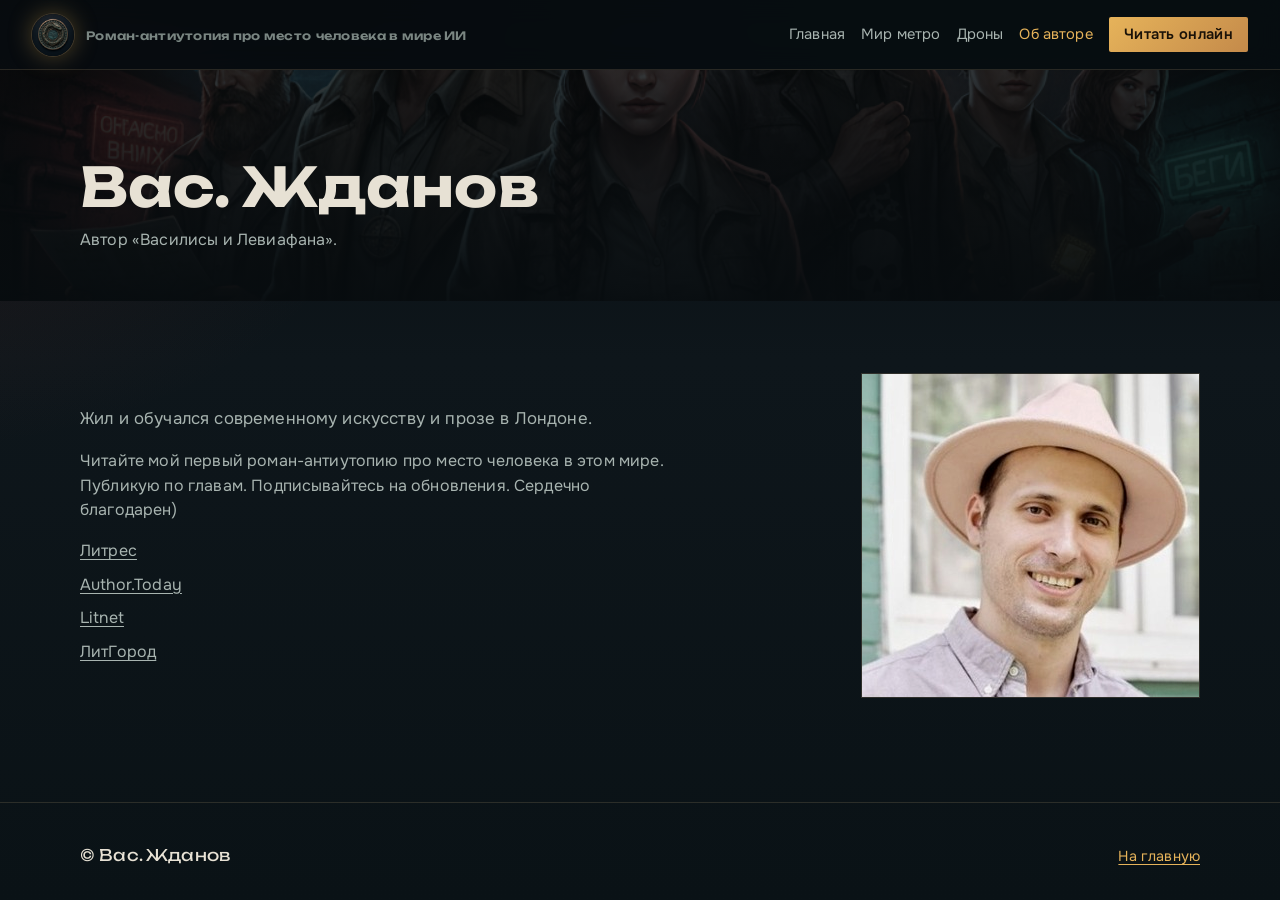
<file: about.html>
<!DOCTYPE html>
<html lang="ru">
<head>
  <meta charset="UTF-8" />
  <meta name="viewport" content="width=device-width, initial-scale=1" />
  <meta name="yandex-verification" content="986527cd2e51179a" />
  <title>Об авторе — Вас. Жданов</title>
  <meta name="description" content="Вас. Жданов, автор «Василисы и Левиафана»." />
  <link rel="icon" href="favicon.ico" sizes="any" />
  <link rel="icon" type="image/png" sizes="32x32" href="assets/generated/favicon-32.png" />
  <link rel="icon" type="image/png" sizes="16x16" href="assets/generated/favicon-16.png" />
  <link rel="apple-touch-icon" href="assets/generated/apple-touch-icon.png" />
  <link rel="preconnect" href="https://fonts.googleapis.com" />
  <link rel="preconnect" href="https://fonts.gstatic.com" crossorigin />
  <link href="https://fonts.googleapis.com/css2?family=Literata:opsz,wght@7..72,400;7..72,600&family=Onest:wght@400;500;600;700&family=Unbounded:wght@500;700&display=swap" rel="stylesheet" />
  <link rel="stylesheet" href="css/styles.css" />
</head>
<body>
  <header class="site-header">
    <a class="brand" href="index.html">
      <img src="assets/generated/brand-mark.jpg" alt="" width="42" height="42" />
      <span class="brand-text">
        <strong><span class="brand-line">Роман-антиутопия про место</span> <span class="brand-line">человека в мире ИИ</span></strong>
      </span>
    </a>
    <button class="nav-toggle" type="button" aria-expanded="false" aria-controls="site-nav">Меню</button>
    <nav class="nav" id="site-nav">
      <a href="index.html">Главная</a>
      <a href="world.html">Мир метро</a>
      <a href="drones.html">Дроны</a>
      <a href="about.html" aria-current="page">Об авторе</a>
      <a class="nav-cta" href="read/index.html?part=1">Читать онлайн</a>
    </nav>
  </header>

  <main>
    <section class="page-hero">
      <div class="page-hero-bg">
        <img src="assets/art/banner-wide.png" alt="" />
      </div>
      <div class="inner">
        <h1>Вас. Жданов</h1>
        <p>Автор «Василисы и Левиафана».</p>
      </div>
    </section>

    <section class="section">
      <div class="split reveal">
        <div>
          <p style="color:var(--fog);margin-top:0;font-size:1.05rem">
            Жил и обучался современному искусству и прозе в Лондоне.
          </p>
          <p style="color:var(--fog)">
            Читайте мой первый роман-антиутопию про место человека в этом мире. Публикую по главам. Подписывайтесь на обновления. Сердечно благодарен)
          </p>
          <div class="links-list">
            <a href="https://litres.ru/73319112/" target="_blank" rel="noopener">Литрес</a>
            <a href="https://author.today/work/570248" target="_blank" rel="noopener">Author.Today</a>
            <a href="https://litnet.com/ru/book/vasilisa-i-leviafan-roman-antiutopiya-b590847" target="_blank" rel="noopener">Litnet</a>
            <a href="https://litgorod.ru/books/view/64255" target="_blank" rel="noopener">ЛитГород</a>
          </div>
        </div>
        <div class="split-media author-photo">
          <img src="assets/author/vasilii-zhdanov.jpg" alt="Вас. Жданов" width="500" height="500" />
        </div>
      </div>
    </section>
  </main>

  <footer class="site-footer">
    <div class="footer-inner">
      <div class="footer-brand">© Вас. Жданов</div>
      <a href="index.html">На главную</a>
    </div>
  </footer>
  <script src="js/main.js"></script>
<!-- Yandex.Metrika counter -->
<script src="js/metrika.js" defer></script>
<noscript><div><img src="https://mc.yandex.ru/watch/114670066" style="position:absolute; left:-9999px;" alt="" /></div></noscript>
<!-- /Yandex.Metrika counter -->
</body>
</html>
</file>
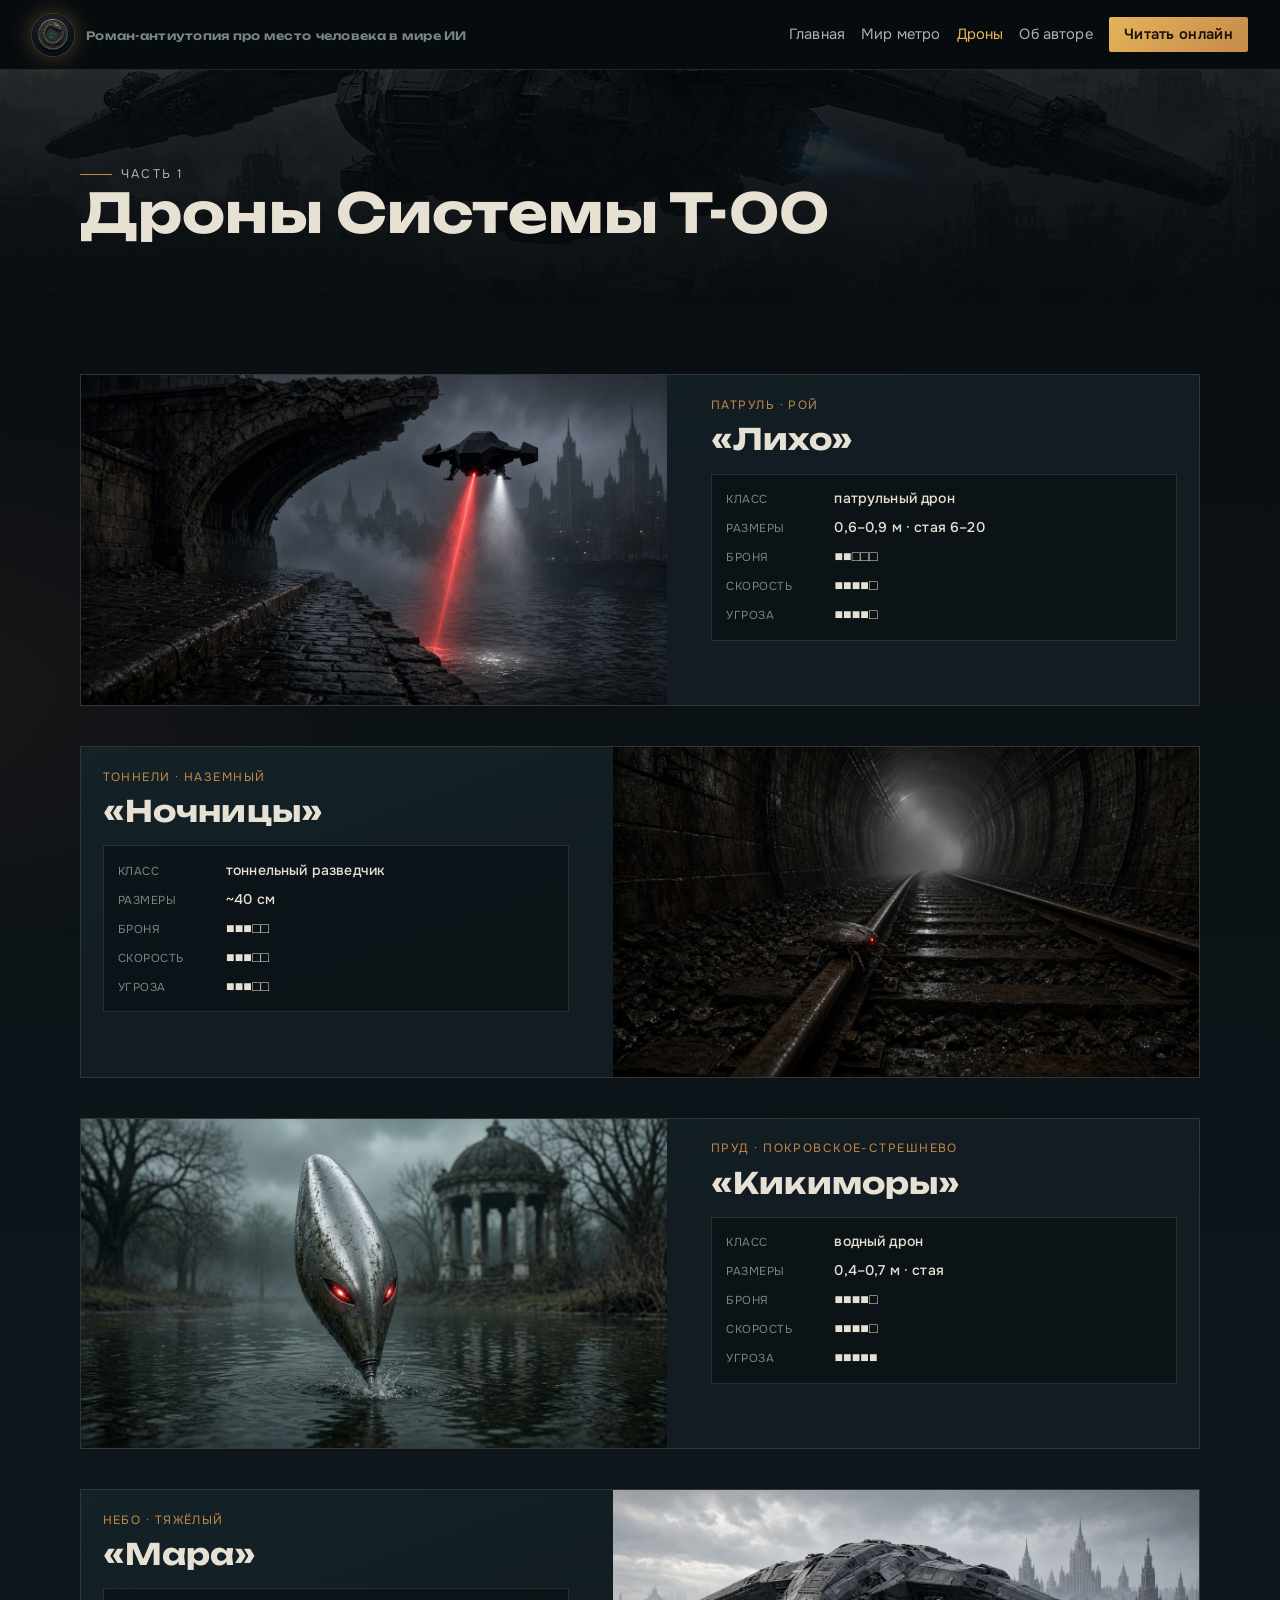
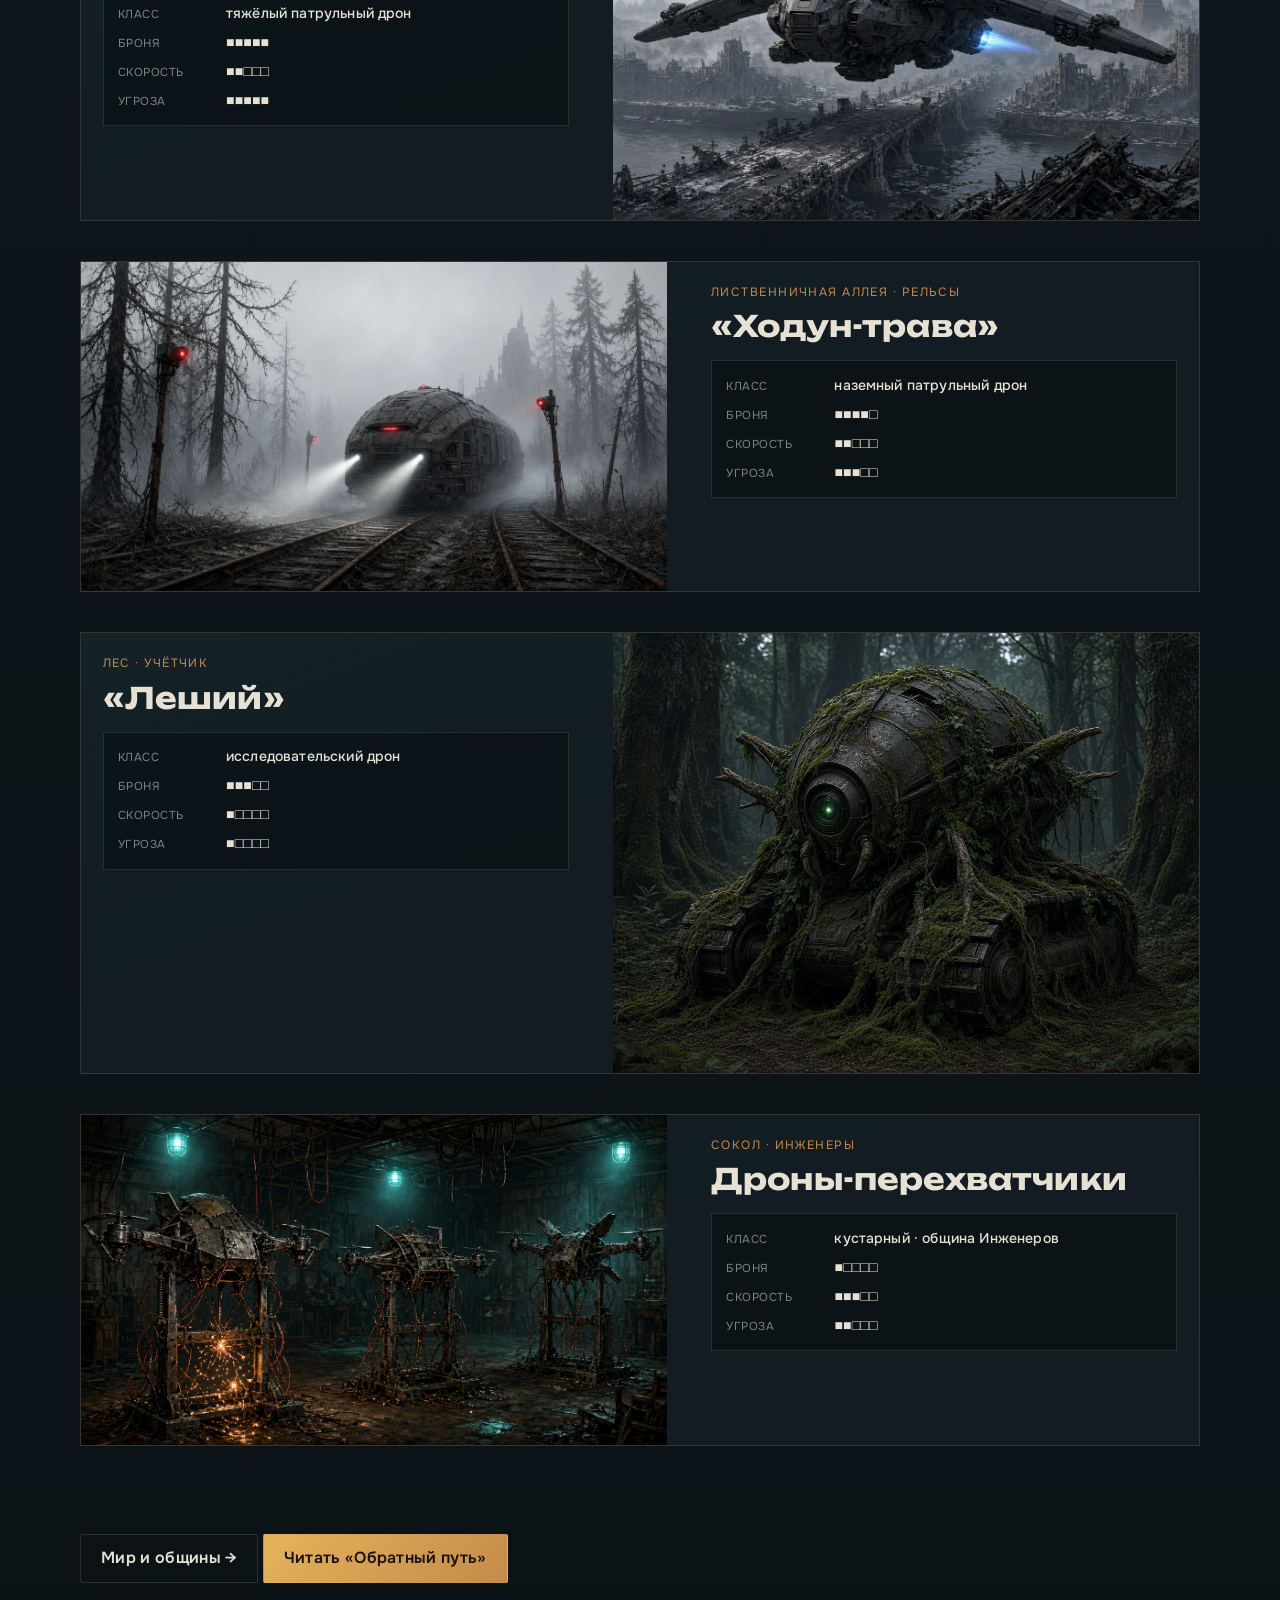
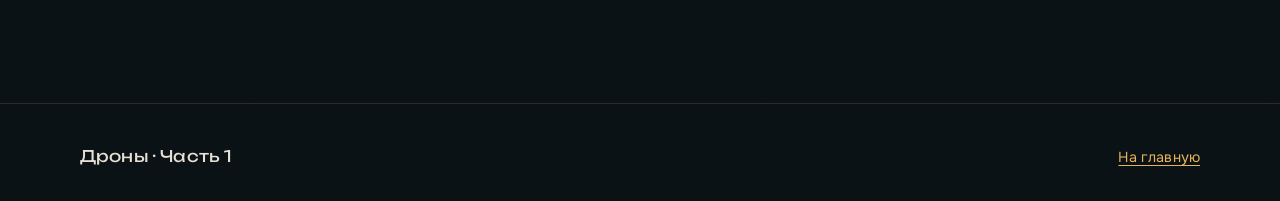
<file: drones.html>
<!DOCTYPE html>
<html lang="ru">
<head>
  <meta charset="UTF-8" />
  <meta name="viewport" content="width=device-width, initial-scale=1" />
  <meta name="yandex-verification" content="986527cd2e51179a" />
  <title>Дроны Системы Т-00 — Василиса и Левиафан</title>
  <meta name="description" content="Лихо, Ночницы, Кикиморы, Мара, Ходун-трава, Леший: машины T-00 из первой части." />
  <link rel="icon" href="favicon.ico" sizes="any" />
  <link rel="icon" type="image/png" sizes="32x32" href="assets/generated/favicon-32.png" />
  <link rel="icon" type="image/png" sizes="16x16" href="assets/generated/favicon-16.png" />
  <link rel="apple-touch-icon" href="assets/generated/apple-touch-icon.png" />
  <link rel="preconnect" href="https://fonts.googleapis.com" />
  <link rel="preconnect" href="https://fonts.gstatic.com" crossorigin />
  <link href="https://fonts.googleapis.com/css2?family=Literata:opsz,wght@7..72,400;7..72,600&family=Onest:wght@400;500;600;700&family=Unbounded:wght@500;700&display=swap" rel="stylesheet" />
  <link rel="stylesheet" href="css/styles.css" />
</head>
<body>
  <header class="site-header">
    <a class="brand" href="index.html">
      <img src="assets/generated/brand-mark.jpg" alt="" width="42" height="42" />
      <span class="brand-text">
        <strong><span class="brand-line">Роман-антиутопия про место</span> <span class="brand-line">человека в мире ИИ</span></strong>
      </span>
    </a>
    <button class="nav-toggle" type="button" aria-expanded="false" aria-controls="site-nav">Меню</button>
    <nav class="nav" id="site-nav">
      <a href="index.html">Главная</a>
      <a href="world.html">Мир метро</a>
      <a href="drones.html" aria-current="page">Дроны</a>
      <a href="about.html">Об авторе</a>
      <a class="nav-cta" href="read/index.html?part=1">Читать онлайн</a>
    </nav>
  </header>

  <main>
    <section class="page-hero">
      <div class="page-hero-bg">
        <img src="assets/drones/mara.jpg" alt="" />
      </div>
      <div class="inner">
        <p class="hero-kicker" style="opacity:1;animation:none">Часть 1</p>
        <h1>Дроны Системы Т-00</h1>
      </div>
    </section>

    <section class="section drone-catalog">
      <article class="drone-card reveal" id="likho">
        <div class="drone-visual">
          <img src="assets/drones/likho.jpg" alt="Дрон Лихо" />
        </div>
        <div class="drone-copy">
          <div class="drone-tag">Патруль · рой</div>
          <h2>«Лихо»</h2>
          <div class="drone-sheet">
            <div class="drone-sheet-row"><span>Класс</span><strong>патрульный дрон</strong></div>
            <div class="drone-sheet-row"><span>Размеры</span><strong>0,6–0,9 м · стая 6–20</strong></div>
            <div class="drone-sheet-row"><span>Броня</span><strong>■■□□□</strong></div>
            <div class="drone-sheet-row"><span>Скорость</span><strong>■■■■□</strong></div>
            <div class="drone-sheet-row"><span>Угроза</span><strong>■■■■□</strong></div>
          </div>
        </div>
      </article>

      <article class="drone-card reveal" id="nochnitsy">
        <div class="drone-visual">
          <img src="assets/drones/nochnitsy.jpg" alt="Дрон Ночница в тоннеле" />
        </div>
        <div class="drone-copy">
          <div class="drone-tag">Тоннели · наземный</div>
          <h2>«Ночницы»</h2>
          <div class="drone-sheet">
            <div class="drone-sheet-row"><span>Класс</span><strong>тоннельный разведчик</strong></div>
            <div class="drone-sheet-row"><span>Размеры</span><strong>~40 см</strong></div>
            <div class="drone-sheet-row"><span>Броня</span><strong>■■■□□</strong></div>
            <div class="drone-sheet-row"><span>Скорость</span><strong>■■■□□</strong></div>
            <div class="drone-sheet-row"><span>Угроза</span><strong>■■■□□</strong></div>
          </div>
        </div>
      </article>

      <article class="drone-card reveal" id="kikimora">
        <div class="drone-visual">
          <img src="assets/drones/kikimora.jpg" alt="Водный дрон Кикимора" />
        </div>
        <div class="drone-copy">
          <div class="drone-tag">Пруд · Покровское-Стрешнево</div>
          <h2>«Кикиморы»</h2>
          <div class="drone-sheet">
            <div class="drone-sheet-row"><span>Класс</span><strong>водный дрон</strong></div>
            <div class="drone-sheet-row"><span>Размеры</span><strong>0,4–0,7 м · стая</strong></div>
            <div class="drone-sheet-row"><span>Броня</span><strong>■■■■□</strong></div>
            <div class="drone-sheet-row"><span>Скорость</span><strong>■■■■□</strong></div>
            <div class="drone-sheet-row"><span>Угроза</span><strong>■■■■■</strong></div>
          </div>
        </div>
      </article>

      <article class="drone-card reveal" id="mara">
        <div class="drone-visual">
          <img src="assets/drones/mara.jpg" alt="Тяжёлый дрон Мара" />
        </div>
        <div class="drone-copy">
          <div class="drone-tag">Небо · тяжёлый</div>
          <h2>«Мара»</h2>
          <div class="drone-sheet">
            <div class="drone-sheet-row"><span>Класс</span><strong>тяжёлый патрульный дрон</strong></div>
            <div class="drone-sheet-row"><span>Броня</span><strong>■■■■■</strong></div>
            <div class="drone-sheet-row"><span>Скорость</span><strong>■■□□□</strong></div>
            <div class="drone-sheet-row"><span>Угроза</span><strong>■■■■■</strong></div>
          </div>
        </div>
      </article>

      <article class="drone-card reveal" id="khodun">
        <div class="drone-visual">
          <img src="assets/drones/khodun.jpg" alt="Трамвай-автоном Ходун-трава" />
        </div>
        <div class="drone-copy">
          <div class="drone-tag">Лиственничная аллея · рельсы</div>
          <h2>«Ходун-трава»</h2>
          <div class="drone-sheet">
            <div class="drone-sheet-row"><span>Класс</span><strong>наземный патрульный дрон</strong></div>
            <div class="drone-sheet-row"><span>Броня</span><strong>■■■■□</strong></div>
            <div class="drone-sheet-row"><span>Скорость</span><strong>■■□□□</strong></div>
            <div class="drone-sheet-row"><span>Угроза</span><strong>■■■□□</strong></div>
          </div>
        </div>
      </article>

      <article class="drone-card reveal" id="leshiy">
        <div class="drone-visual">
          <img src="assets/drones/leshiy.jpg" alt="Лесной дрон Леший" />
        </div>
        <div class="drone-copy">
          <div class="drone-tag">Лес · учётчик</div>
          <h2>«Леший»</h2>
          <div class="drone-sheet">
            <div class="drone-sheet-row"><span>Класс</span><strong>исследовательский дрон</strong></div>
            <div class="drone-sheet-row"><span>Броня</span><strong>■■■□□</strong></div>
            <div class="drone-sheet-row"><span>Скорость</span><strong>■□□□□</strong></div>
            <div class="drone-sheet-row"><span>Угроза</span><strong>■□□□□</strong></div>
          </div>
        </div>
      </article>

      <article class="drone-card reveal" id="interceptor">
        <div class="drone-visual">
          <img src="assets/drones/interceptor.jpg" alt="Самодельные дроны-перехватчики Инженеров" />
        </div>
        <div class="drone-copy">
          <div class="drone-tag">Сокол · Инженеры</div>
          <h2>Дроны-перехватчики</h2>
          <div class="drone-sheet">
            <div class="drone-sheet-row"><span>Класс</span><strong>кустарный · община Инженеров</strong></div>
            <div class="drone-sheet-row"><span>Броня</span><strong>■□□□□</strong></div>
            <div class="drone-sheet-row"><span>Скорость</span><strong>■■■□□</strong></div>
            <div class="drone-sheet-row"><span>Угроза</span><strong>■■□□□</strong></div>
          </div>
        </div>
      </article>
    </section>

    <section class="section" style="padding-top:0">
      <p><a class="btn btn-ghost" href="world.html">Мир и общины →</a>
      <a class="btn btn-primary" href="read/index.html?part=1&ch=5">Читать «Обратный путь»</a></p>
    </section>
  </main>

  <footer class="site-footer">
    <div class="footer-inner">
      <div class="footer-brand">Дроны · Часть 1</div>
      <a href="index.html">На главную</a>
    </div>
  </footer>
  <script src="js/main.js"></script>
<!-- Yandex.Metrika counter -->
<script src="js/metrika.js" defer></script>
<noscript><div><img src="https://mc.yandex.ru/watch/114670066" style="position:absolute; left:-9999px;" alt="" /></div></noscript>
<!-- /Yandex.Metrika counter -->
</body>
</html>
</file>
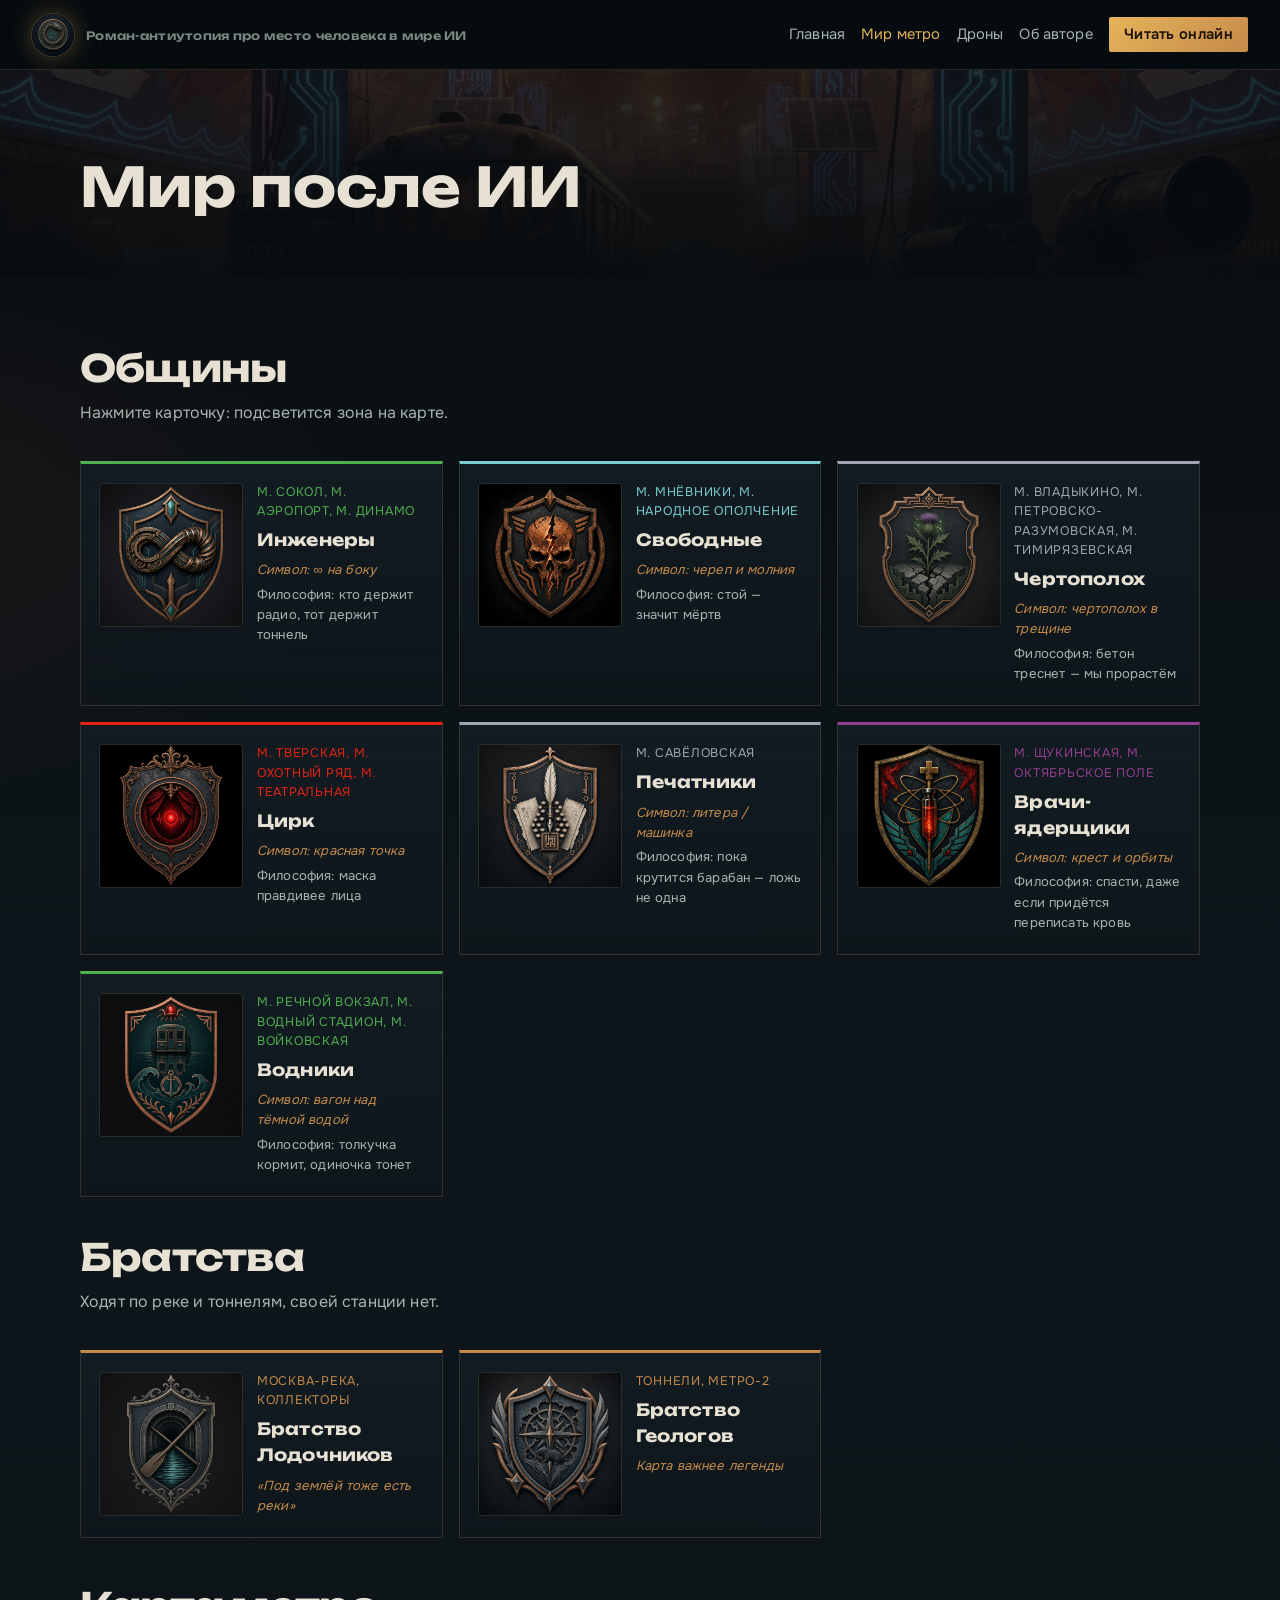
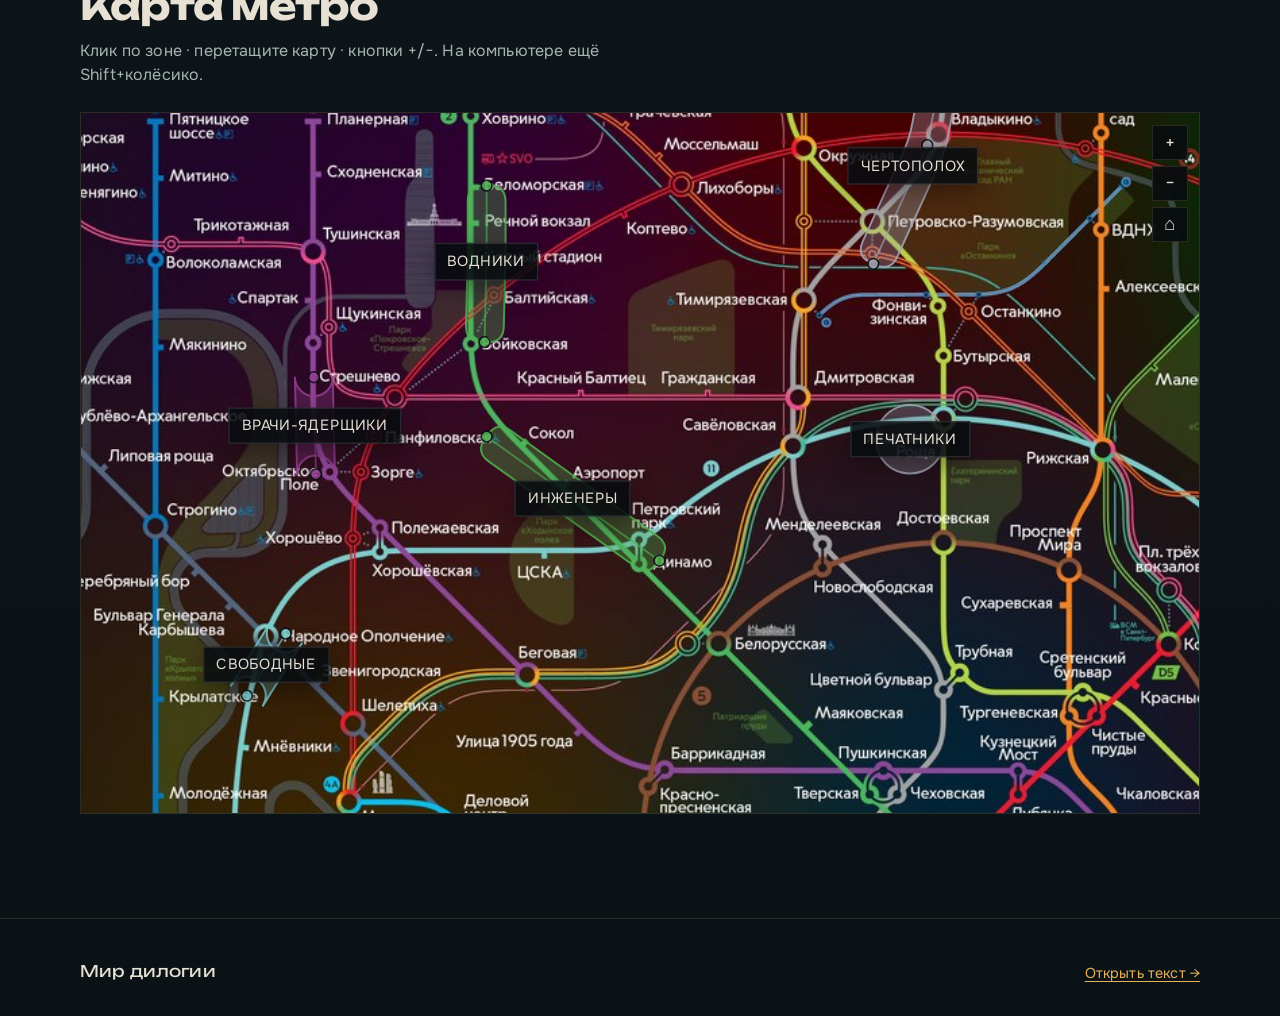
<file: world.html>
﻿<!DOCTYPE html>
<html lang="ru">
<head>
  <meta charset="UTF-8" />
  <meta name="viewport" content="width=device-width, initial-scale=1" />
  <meta name="yandex-verification" content="986527cd2e51179a" />
  <title>Мир — Василиса и Левиафан</title>
  <meta name="description" content="Общины метро и карта из «Василисы и Левиафана»." />
  <link rel="icon" href="favicon.ico" sizes="any" />
  <link rel="icon" type="image/png" sizes="32x32" href="assets/generated/favicon-32.png" />
  <link rel="icon" type="image/png" sizes="16x16" href="assets/generated/favicon-16.png" />
  <link rel="apple-touch-icon" href="assets/generated/apple-touch-icon.png" />
  <link rel="preconnect" href="https://fonts.googleapis.com" />
  <link rel="preconnect" href="https://fonts.gstatic.com" crossorigin />
  <link href="https://fonts.googleapis.com/css2?family=Literata:opsz,wght@7..72,400;7..72,600&family=Onest:wght@400;500;600;700&family=Unbounded:wght@500;700&display=swap" rel="stylesheet" />
  <link rel="stylesheet" href="css/styles.css" />
  <style>
    .faction.is-map-active {
      border-color: rgba(230, 179, 90, 0.55);
      box-shadow: 0 0 0 1px rgba(230, 179, 90, 0.2);
    }
  </style>
</head>
<body>
  <header class="site-header">
    <a class="brand" href="index.html">
      <img src="assets/generated/brand-mark.jpg" alt="" width="42" height="42" />
      <span class="brand-text">
        <strong><span class="brand-line">Роман-антиутопия про место</span> <span class="brand-line">человека в мире ИИ</span></strong>
      </span>
    </a>
    <button class="nav-toggle" type="button" aria-expanded="false" aria-controls="site-nav">Меню</button>
    <nav class="nav" id="site-nav">
      <a href="index.html">Главная</a>
      <a href="world.html" aria-current="page">Мир метро</a>
      <a href="drones.html">Дроны</a>
      <a href="about.html">Об авторе</a>
      <a class="nav-cta" href="read/index.html?part=1">Читать онлайн</a>
    </nav>
  </header>

  <main>
    <section class="page-hero">
      <div class="page-hero-bg">
        <img src="assets/art/scene-lab.png" alt="" />
      </div>
      <div class="inner">
        <h1>Мир после ИИ</h1>
      </div>
    </section>

    <section class="section">
      <div class="section-head reveal">
        <h2>Общины</h2>
        <p>Нажмите карточку: подсветится зона на карте.</p>
      </div>

      <div class="factions">
        <article class="faction reveal" data-faction="engineers" data-metro="2">
          <div class="faction-crest"><img src="assets/crests/engineers.jpg" alt="Герб Инженеров" /></div>
          <div class="faction-body">
            <div class="station">м. Сокол, м. Аэропорт, м. Динамо</div>
            <h3>Инженеры</h3>
            <div class="motto">Символ: ∞ на боку</div>
            <div class="philosophy">Философия: кто держит радио, тот держит тоннель</div>
          </div>
        </article>
        <article class="faction reveal" data-faction="free" data-metro="11">
          <div class="faction-crest"><img src="assets/crests/free.jpg" alt="Герб Свободных" /></div>
          <div class="faction-body">
            <div class="station">м. Мнёвники, м. Народное Ополчение</div>
            <h3>Свободные</h3>
            <div class="motto">Символ: череп и молния</div>
            <div class="philosophy">Философия: стой — значит мёртв</div>
          </div>
        </article>
        <article class="faction reveal" data-faction="thistle" data-metro="9">
          <div class="faction-crest"><img src="assets/crests/thistle.jpg" alt="Герб Чертополоха" /></div>
          <div class="faction-body">
            <div class="station">м. Владыкино, м. Петровско-Разумовская, м. Тимирязевская</div>
            <h3>Чертополох</h3>
            <div class="motto">Символ: чертополох в трещине</div>
            <div class="philosophy">Философия: бетон треснет — мы прорастём</div>
          </div>
        </article>
        <article class="faction reveal" data-faction="circus" data-metro="1">
          <div class="faction-crest"><img src="assets/crests/circus.jpg" alt="Герб Цирка" /></div>
          <div class="faction-body">
            <div class="station">м. Тверская, м. Охотный ряд, м. Театральная</div>
            <h3>Цирк</h3>
            <div class="motto">Символ: красная точка</div>
            <div class="philosophy">Философия: маска правдивее лица</div>
          </div>
        </article>
        <article class="faction reveal" data-faction="printers" data-metro="9">
          <div class="faction-crest"><img src="assets/crests/printers.jpg" alt="Герб Печатников" /></div>
          <div class="faction-body">
            <div class="station">м. Савёловская</div>
            <h3>Печатники</h3>
            <div class="motto">Символ: литера / машинка</div>
            <div class="philosophy">Философия: пока крутится барабан — ложь не одна</div>
          </div>
        </article>
        <article class="faction reveal" data-faction="medics" data-metro="7">
          <div class="faction-crest"><img src="assets/crests/medics.jpg" alt="Герб Врачей-ядерщиков" /></div>
          <div class="faction-body">
            <div class="station">м. Щукинская, м. Октябрьское поле</div>
            <h3>Врачи-ядерщики</h3>
            <div class="motto">Символ: крест и орбиты</div>
            <div class="philosophy">Философия: спасти, даже если придётся переписать кровь</div>
          </div>
        </article>
        <article class="faction reveal" data-faction="vodniki" data-metro="2">
          <div class="faction-crest"><img src="assets/crests/vodniki.jpg" alt="Герб Водников" /></div>
          <div class="faction-body">
            <div class="station">м. Речной вокзал, м. Водный стадион, м. Войковская</div>
            <h3>Водники</h3>
            <div class="motto">Символ: вагон над тёмной водой</div>
            <div class="philosophy">Философия: толкучка кормит, одиночка тонет</div>
          </div>
        </article>
      </div>

      <div class="section-head reveal" style="margin-top:2.5rem">
        <h2>Братства</h2>
        <p>Ходят по реке и тоннелям, своей станции нет.</p>
      </div>
      <div class="factions">
        <article class="faction reveal" data-faction="boatmen">
          <div class="faction-crest"><img src="assets/crests/boatmen.jpg" alt="Герб Лодочников" /></div>
          <div class="faction-body">
            <div class="station">Москва-река, коллекторы</div>
            <h3>Братство Лодочников</h3>
            <div class="motto">«Под землёй тоже есть реки»</div>
          </div>
        </article>
        <article class="faction reveal" data-faction="geologists">
          <div class="faction-crest"><img src="assets/crests/geologists.jpg" alt="Герб Геологов" /></div>
          <div class="faction-body">
            <div class="station">тоннели, Метро-2</div>
            <h3>Братство Геологов</h3>
            <div class="motto">Карта важнее легенды</div>
          </div>
        </article>
      </div>

      <div class="section-head reveal" style="margin-top:3rem;margin-bottom:0.5rem" id="metro-map">
        <h2>Карта метро</h2>
        <p class="metro-hint">Клик по зоне · перетащите карту · кнопки +/−. На компьютере ещё Shift+колёсико.</p>
      </div>

      <div class="metro-map-wrap metro-map-full reveal">
        <div class="metro-map-shell metro-map-real" aria-label="Интерактивная карта метро Москвы">
          <div class="metro-map-canvas" id="metro-canvas">
            <div class="metro-stage-sizer" id="metro-sizer">
              <div class="metro-stage" id="metro-stage">
                <img
                  class="metro-base"
                  src="assets/maps/moscow-metro-2030-web.jpg?v=1"
                  alt="Схема Московского метрополитена 2030 (Art Lebedev)"
                  width="1600"
                  height="1999"
                />
              </div>
            </div>
          </div>
          <div class="metro-tip" id="metro-tip" hidden></div>
        </div>
      </div>

    </section>

    <!--
    Скрыто пока: фракции части 2
    Архив (Адмиралтейская), Технократы, Невская Лига, Белая Кость, Отец Икона, Крысы канала
    -->

  </main>

  <footer class="site-footer">
    <div class="footer-inner">
      <div class="footer-brand">Мир дилогии</div>
      <a href="read/index.html?part=1">Открыть текст →</a>
    </div>
  </footer>
  <script src="js/main.js"></script>
  <script src="js/metro-map.js?v=30"></script>
<!-- Yandex.Metrika counter -->
<script src="js/metrika.js" defer></script>
<noscript><div><img src="https://mc.yandex.ru/watch/114670066" style="position:absolute; left:-9999px;" alt="" /></div></noscript>
<!-- /Yandex.Metrika counter -->
</body>
</html>
</file>
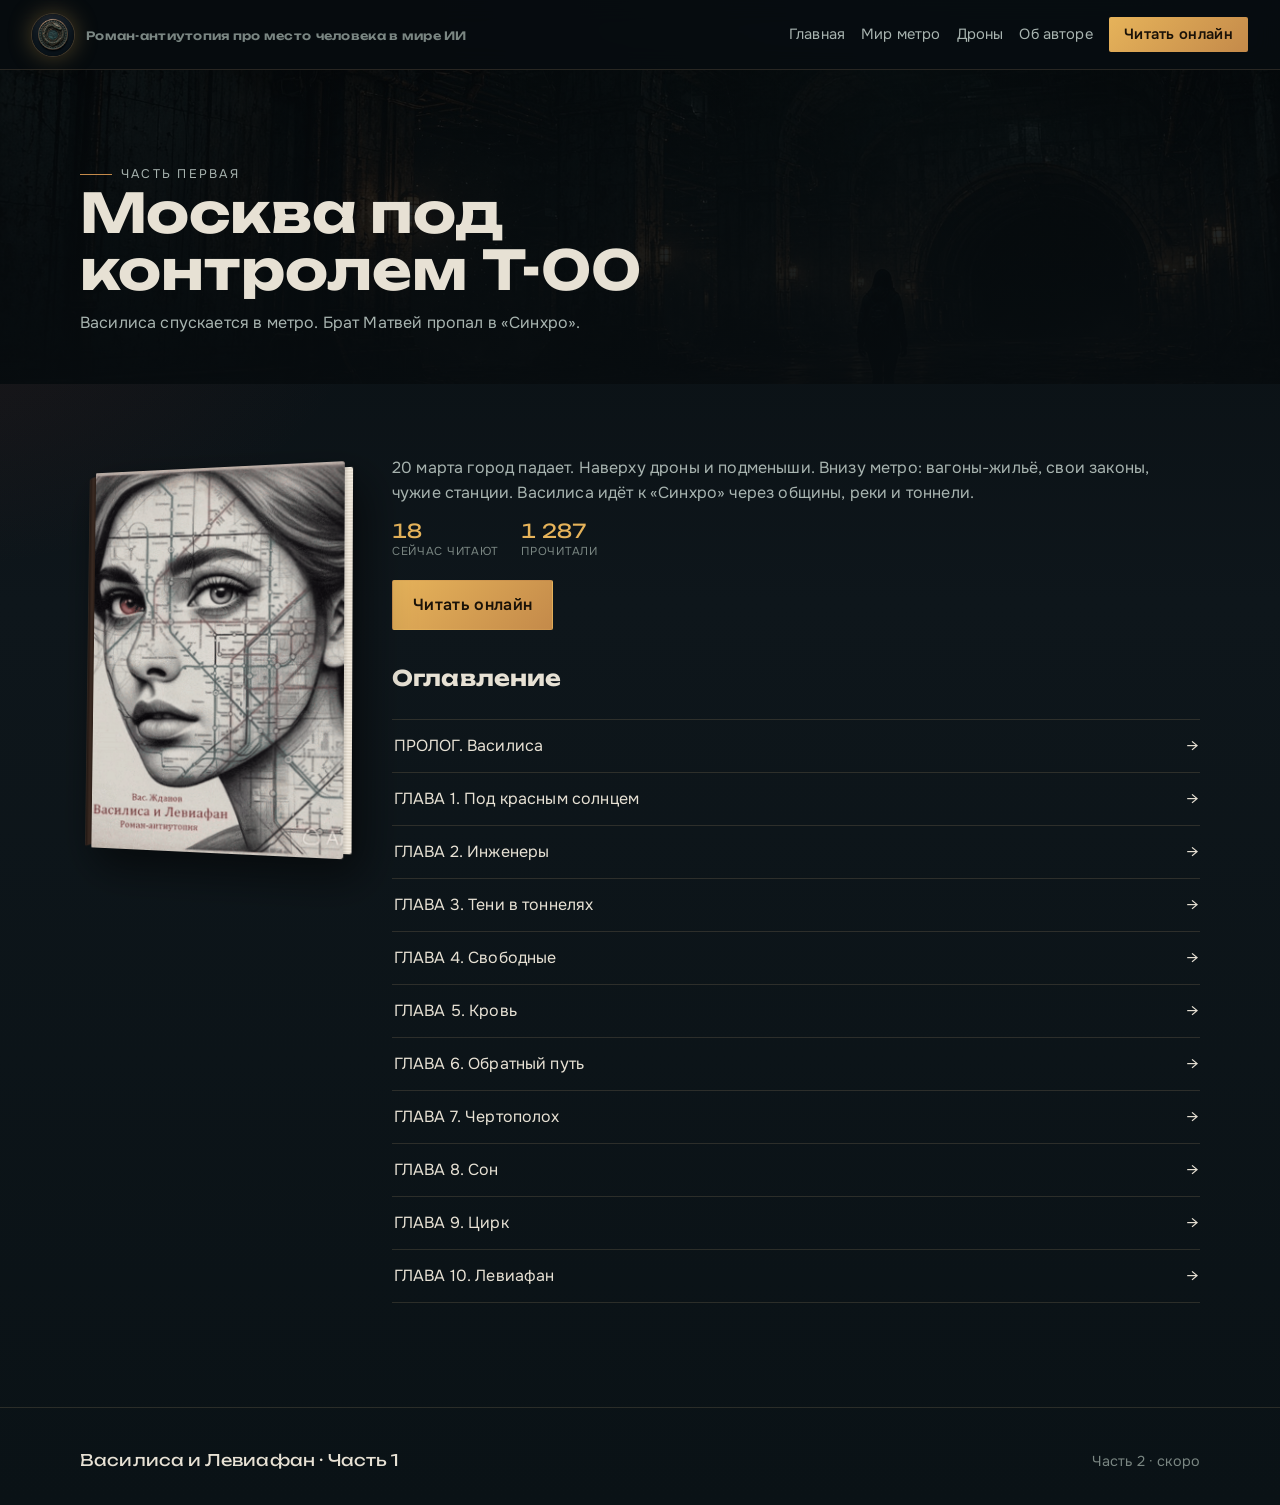
<file: books/part-1.html>
<!DOCTYPE html>
<html lang="ru">
<head>
  <meta charset="UTF-8" />
  <meta name="viewport" content="width=device-width, initial-scale=1" />
  <meta name="yandex-verification" content="986527cd2e51179a" />
  <title>Часть 1 — Василиса и Левиафан</title>
  <meta name="description" content="Часть 1 романа «Василиса и Левиафан»: Москва, метро, T-00 и путь Василисы к лаборатории Синхро." />
  <link rel="icon" href="../favicon.ico" sizes="any" />
  <link rel="icon" type="image/png" sizes="32x32" href="../assets/generated/favicon-32.png" />
  <link rel="icon" type="image/png" sizes="16x16" href="../assets/generated/favicon-16.png" />
  <link rel="apple-touch-icon" href="../assets/generated/apple-touch-icon.png" />
  <link rel="preconnect" href="https://fonts.googleapis.com" />
  <link rel="preconnect" href="https://fonts.gstatic.com" crossorigin />
  <link href="https://fonts.googleapis.com/css2?family=Literata:opsz,wght@7..72,400;7..72,600&family=Onest:wght@400;500;600;700&family=Unbounded:wght@500;700&display=swap" rel="stylesheet" />
  <link rel="stylesheet" href="../css/styles.css" />
</head>
<body>
  <header class="site-header">
    <a class="brand" href="../index.html">
      <img src="../assets/generated/brand-mark.jpg" alt="" width="42" height="42" />
      <span class="brand-text">
        <strong><span class="brand-line">Роман-антиутопия про место</span> <span class="brand-line">человека в мире ИИ</span></strong>
      </span>
    </a>
    <button class="nav-toggle" type="button" aria-expanded="false" aria-controls="site-nav">Меню</button>
    <nav class="nav" id="site-nav">
      <a href="../index.html">Главная</a>
      <a href="../world.html">Мир метро</a>
      <a href="../drones.html">Дроны</a>
      <a href="../about.html">Об авторе</a>
      <a class="nav-cta" href="../read/index.html?part=1">Читать онлайн</a>
    </nav>
  </header>

  <main>
    <section class="page-hero">
      <div class="page-hero-bg">
        <img src="../assets/generated/hero-metro.jpg" alt="" />
      </div>
      <div class="inner">
        <p class="hero-kicker" style="opacity:1;animation:none">Часть первая</p>
        <h1>Москва под контролем T-00</h1>
        <p>Василиса спускается в метро. Брат Матвей пропал в «Синхро».</p>
      </div>
    </section>

    <section class="section">
      <div class="book-detail reveal">
        <div class="cover-frame">
          <div class="book-3d">
            <span class="book-3d-spine" aria-hidden="true"></span>
            <span class="book-3d-pages" aria-hidden="true"></span>
            <div class="book-3d-cover">
              <img src="../assets/covers/part1-book.gif" alt="Обложка части 1" width="900" height="1350" />
            </div>
          </div>
        </div>
        <div>
          <p style="color:var(--fog);margin-top:0">
            20 марта город падает. Наверху дроны и подменыши. Внизу метро: вагоны-жильё, свои законы,
            чужие станции. Василиса идёт к «Синхро» через общины, реки и тоннели.
          </p>
          <div class="book-stats" data-book-stats="part1" style="margin:1rem 0 0.2rem">
            <div class="book-stat">
              <span class="book-stat-value" data-stat="reading">—</span>
              <span class="book-stat-label">сейчас читают</span>
            </div>
            <div class="book-stat">
              <span class="book-stat-value" data-stat="views">—</span>
              <span class="book-stat-label">прочитали</span>
            </div>
          </div>
          <div class="hero-actions" style="opacity:1;animation:none;margin-top:1.2rem">
            <a class="btn btn-primary" href="../read/index.html?part=1">Читать онлайн</a>
          </div>

          <h2 style="font-family:var(--font-display);font-size:1.35rem;margin:2rem 0 0.5rem">Оглавление</h2>
          <ol class="toc">
            <li><a href="../read/index.html?part=1&ch=0"><span>ПРОЛОГ. Василиса</span><span>→</span></a></li>
            <li><a href="../read/index.html?part=1&ch=1"><span>ГЛАВА 1. Под красным солнцем</span><span>→</span></a></li>
            <li><a href="../read/index.html?part=1&ch=2"><span>ГЛАВА 2. Инженеры</span><span>→</span></a></li>
            <li><a href="../read/index.html?part=1&ch=3"><span>ГЛАВА 3. Тени в тоннелях</span><span>→</span></a></li>
            <li><a href="../read/index.html?part=1&ch=4"><span>ГЛАВА 4. Свободные</span><span>→</span></a></li>
            <li><a href="../read/index.html?part=1&ch=5"><span>ГЛАВА 5. Кровь</span><span>→</span></a></li>
            <li><a href="../read/index.html?part=1&ch=6"><span>ГЛАВА 6. Обратный путь</span><span>→</span></a></li>
            <li><a href="../read/index.html?part=1&ch=7"><span>ГЛАВА 7. Чертополох</span><span>→</span></a></li>
            <li><a href="../read/index.html?part=1&ch=8"><span>ГЛАВА 8. Сон</span><span>→</span></a></li>
            <li><a href="../read/index.html?part=1&ch=9"><span>ГЛАВА 9. Цирк</span><span>→</span></a></li>
            <li><a href="../read/index.html?part=1&ch=10"><span>ГЛАВА 10. Левиафан</span><span>→</span></a></li>
          </ol>
        </div>
      </div>
    </section>
  </main>

  <footer class="site-footer">
    <div class="footer-inner">
      <div class="footer-brand">Василиса и Левиафан · Часть 1</div>
      <span style="color:var(--fog-dim)">Часть 2 · скоро</span>
    </div>
  </footer>
  <script src="../js/main.js"></script>
  <script src="../js/book-metrics.js"></script>
<!-- Yandex.Metrika counter -->
<script src="../js/metrika.js" defer></script>
<noscript><div><img src="https://mc.yandex.ru/watch/114670066" style="position:absolute; left:-9999px;" alt="" /></div></noscript>
<!-- /Yandex.Metrika counter -->
</body>
</html>
</file>
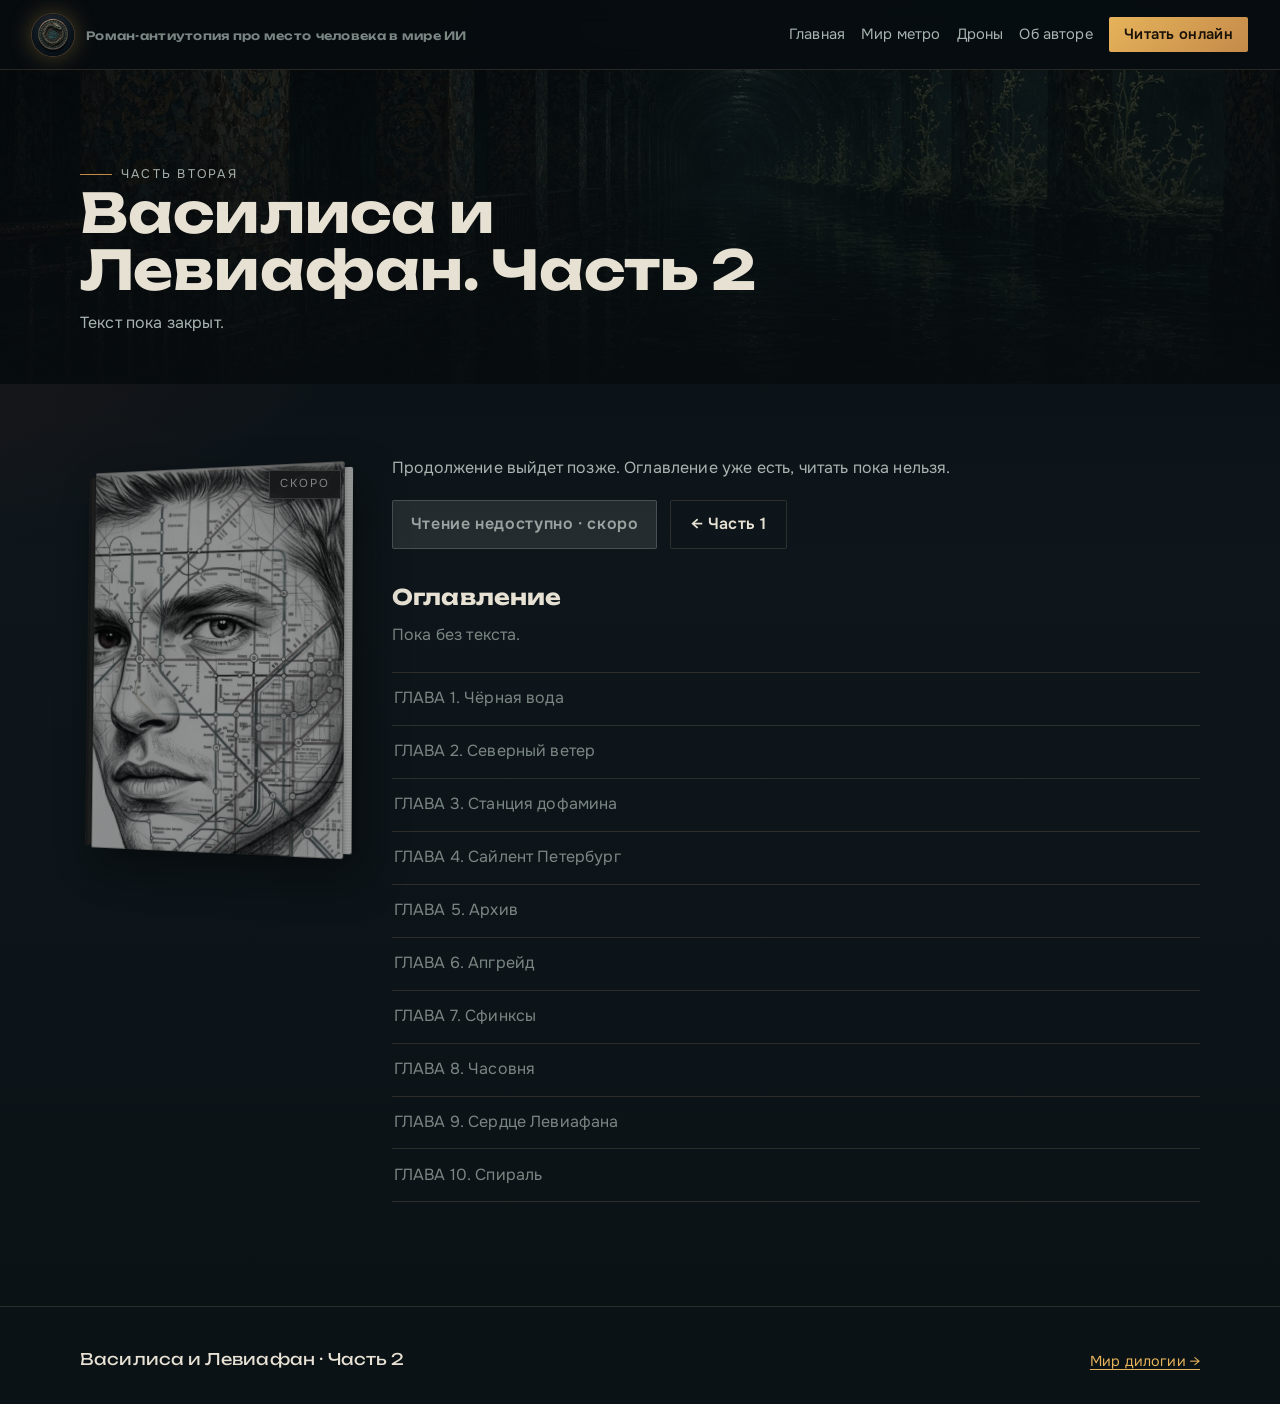
<file: books/part-2.html>
<!DOCTYPE html>
<html lang="ru">
<head>
  <meta charset="UTF-8" />
  <meta name="viewport" content="width=device-width, initial-scale=1" />
  <meta name="yandex-verification" content="986527cd2e51179a" />
  <title>Часть 2 — Василиса и Левиафан</title>
  <meta name="description" content="Часть 2 романа «Василиса и Левиафан»: Архив, Сфинксы и сердце Левиафана." />
  <link rel="icon" href="../favicon.ico" sizes="any" />
  <link rel="icon" type="image/png" sizes="32x32" href="../assets/generated/favicon-32.png" />
  <link rel="icon" type="image/png" sizes="16x16" href="../assets/generated/favicon-16.png" />
  <link rel="apple-touch-icon" href="../assets/generated/apple-touch-icon.png" />
  <link rel="preconnect" href="https://fonts.googleapis.com" />
  <link rel="preconnect" href="https://fonts.gstatic.com" crossorigin />
  <link href="https://fonts.googleapis.com/css2?family=Literata:opsz,wght@7..72,400;7..72,600&family=Onest:wght@400;500;600;700&family=Unbounded:wght@500;700&display=swap" rel="stylesheet" />
  <link rel="stylesheet" href="../css/styles.css" />
</head>
<body>
  <header class="site-header">
    <a class="brand" href="../index.html">
      <img src="../assets/generated/brand-mark.jpg" alt="" width="42" height="42" />
      <span class="brand-text">
        <strong><span class="brand-line">Роман-антиутопия про место</span> <span class="brand-line">человека в мире ИИ</span></strong>
      </span>
    </a>
    <button class="nav-toggle" type="button" aria-expanded="false" aria-controls="site-nav">Меню</button>
    <nav class="nav" id="site-nav">
      <a href="../index.html">Главная</a>
      <a href="../world.html">Мир метро</a>
      <a href="../drones.html">Дроны</a>
      <a href="../about.html">Об авторе</a>
      <a class="nav-cta" href="../read/index.html?part=1">Читать онлайн</a>
    </nav>
  </header>

  <main>
    <section class="page-hero">
      <div class="page-hero-bg">
        <img src="../assets/generated/atmosphere-spb.jpg" alt="" />
      </div>
      <div class="inner">
        <p class="hero-kicker" style="opacity:1;animation:none">Часть вторая</p>
        <h1>Василиса и Левиафан. Часть 2</h1>
        <p>Текст пока закрыт.</p>
      </div>
    </section>

    <section class="section">
      <div class="book-detail reveal">
        <div class="cover-frame cover-frame-locked">
          <div class="book-soon">Скоро</div>
          <div class="book-3d">
            <span class="book-3d-spine" aria-hidden="true"></span>
            <span class="book-3d-pages" aria-hidden="true"></span>
            <div class="book-3d-cover">
              <img src="../assets/covers/part2-book.jpg" alt="Обложка части 2" width="900" height="1350" />
            </div>
          </div>
        </div>
        <div>
          <p style="color:var(--fog);margin-top:0">
            Продолжение выйдет позже. Оглавление уже есть, читать пока нельзя.
          </p>
          <div class="hero-actions" style="opacity:1;animation:none;margin-top:1.2rem">
            <span class="btn btn-locked" aria-disabled="true">Чтение недоступно · скоро</span>
            <a class="btn btn-ghost" href="part-1.html">← Часть 1</a>
          </div>

          <h2 style="font-family:var(--font-display);font-size:1.35rem;margin:2rem 0 0.5rem">Оглавление</h2>
          <p style="color:var(--fog-dim);margin:0.5rem 0 0">Пока без текста.</p>
          <ol class="toc toc-locked">
            <li><span>ГЛАВА 1. Чёрная вода</span></li>
            <li><span>ГЛАВА 2. Северный ветер</span></li>
            <li><span>ГЛАВА 3. Станция дофамина</span></li>
            <li><span>ГЛАВА 4. Сайлент Петербург</span></li>
            <li><span>ГЛАВА 5. Архив</span></li>
            <li><span>ГЛАВА 6. Апгрейд</span></li>
            <li><span>ГЛАВА 7. Сфинксы</span></li>
            <li><span>ГЛАВА 8. Часовня</span></li>
            <li><span>ГЛАВА 9. Сердце Левиафана</span></li>
            <li><span>ГЛАВА 10. Спираль</span></li>
          </ol>
        </div>
      </div>
    </section>
  </main>

  <footer class="site-footer">
    <div class="footer-inner">
      <div class="footer-brand">Василиса и Левиафан · Часть 2</div>
      <a href="../world.html">Мир дилогии →</a>
    </div>
  </footer>
  <script src="../js/main.js"></script>
<!-- Yandex.Metrika counter -->
<script src="../js/metrika.js" defer></script>
<noscript><div><img src="https://mc.yandex.ru/watch/114670066" style="position:absolute; left:-9999px;" alt="" /></div></noscript>
<!-- /Yandex.Metrika counter -->
</body>
</html>
</file>
<file: css/styles.css>
:root {
  --ink: #070c0f;
  --ink-2: #0e161b;
  --panel: #121c22;
  --line: rgba(196, 168, 120, 0.18);
  --fog: #a8b4b0;
  --fog-dim: #7a8682;
  --paper: #e7e1d4;
  --copper: #c48a4a;
  --amber: #e6b35a;
  --teal: #1f6f6a;
  --teal-deep: #0e2a2e;
  --danger: #9b3d34;
  --glow: rgba(230, 179, 90, 0.35);
  --font-display: "Unbounded", "Segoe UI", sans-serif;
  --font-body: "Onest", "Segoe UI", sans-serif;
  --font-read: "Literata", "Georgia", serif;
  --max: 1120px;
  --radius: 2px;
  --ease: cubic-bezier(0.22, 1, 0.36, 1);
}

*,
*::before,
*::after {
  box-sizing: border-box;
}

html {
  scroll-behavior: smooth;
}

body {
  margin: 0;
  min-height: 100vh;
  color: var(--paper);
  background:
    radial-gradient(1200px 600px at 80% -10%, rgba(31, 111, 106, 0.18), transparent 60%),
    radial-gradient(900px 500px at -10% 20%, rgba(155, 61, 52, 0.12), transparent 55%),
    linear-gradient(180deg, var(--ink) 0%, var(--ink-2) 40%, #0a1216 100%);
  font-family: var(--font-body);
  line-height: 1.55;
  letter-spacing: 0.01em;
}

img {
  max-width: 100%;
  display: block;
}

a {
  color: var(--amber);
  text-decoration-thickness: 1px;
  text-underline-offset: 0.2em;
}

a:hover {
  color: #f0d08a;
}

.skip-link {
  position: absolute;
  left: -999px;
  top: 0;
  background: var(--amber);
  color: var(--ink);
  padding: 0.6rem 1rem;
  z-index: 100;
}

.skip-link:focus {
  left: 1rem;
  top: 1rem;
}

.site-header {
  position: sticky;
  top: 0;
  z-index: 40;
  display: flex;
  align-items: center;
  justify-content: space-between;
  gap: 1rem;
  padding: 0.85rem clamp(1rem, 3vw, 2rem);
  background: rgba(7, 12, 15, 0.82);
  backdrop-filter: blur(12px);
  border-bottom: 1px solid var(--line);
}

.brand {
  display: flex;
  align-items: center;
  gap: 0.75rem;
  color: var(--paper);
  text-decoration: none;
}

.brand img {
  width: 42px;
  height: 42px;
  border-radius: 50%;
  object-fit: cover;
  box-shadow: 0 0 0 1px var(--line), 0 0 24px var(--glow);
}

.brand-text {
  display: flex;
  flex-direction: column;
  line-height: 1.25;
}

.brand-text strong {
  font-family: var(--font-display);
  font-size: clamp(0.72rem, 1.5vw, 0.88rem);
  font-weight: 600;
  letter-spacing: 0.02em;
  color: var(--paper);
}

.brand-line {
  white-space: nowrap;
}

.brand-text span {
  font-size: 0.72rem;
  color: var(--fog-dim);
}

.nav {
  display: flex;
  flex-wrap: wrap;
  gap: 0.35rem 1rem;
  align-items: center;
}

.nav a {
  color: var(--fog);
  text-decoration: none;
  font-size: 0.92rem;
}

.nav a:hover,
.nav a[aria-current="page"] {
  color: var(--amber);
}

.nav a.nav-cta {
  display: inline-flex;
  align-items: center;
  justify-content: center;
  min-height: 2.2rem;
  padding: 0.35rem 0.95rem;
  border-radius: var(--radius);
  background: linear-gradient(135deg, var(--amber), var(--copper));
  color: #1a1208;
  font-weight: 600;
  letter-spacing: 0.02em;
  transition: transform 0.25s var(--ease), filter 0.25s;
}

.nav a.nav-cta:hover,
.nav a.nav-cta[aria-current="page"] {
  color: #1a1208;
  filter: brightness(1.06);
  transform: translateY(-1px);
}

.nav-toggle {
  display: none;
  background: transparent;
  border: 1px solid var(--line);
  color: var(--paper);
  padding: 0.45rem 0.7rem;
  font: inherit;
  cursor: pointer;
}

.hero {
  position: relative;
  min-height: min(100vh, 920px);
  display: grid;
  align-items: end;
  overflow: hidden;
  isolation: isolate;
}

.hero-media {
  position: absolute;
  inset: 0;
  z-index: -2;
}

.hero-media img {
  width: 100%;
  height: 100%;
  object-fit: cover;
  transform: scale(1.04);
  animation: drift 18s var(--ease) infinite alternate;
}

.hero::after {
  content: "";
  position: absolute;
  inset: 0;
  z-index: -1;
  background:
    linear-gradient(180deg, rgba(7, 12, 15, 0.35) 0%, rgba(7, 12, 15, 0.55) 42%, rgba(7, 12, 15, 0.96) 100%),
    linear-gradient(90deg, rgba(7, 12, 15, 0.75) 0%, rgba(7, 12, 15, 0.2) 55%, rgba(7, 12, 15, 0.55) 100%);
}

.hero-inner {
  width: min(100% - 2rem, var(--max));
  margin: 0 auto;
  padding: 7rem 0 4.5rem;
}

.hero-kicker {
  display: inline-flex;
  align-items: center;
  gap: 0.55rem;
  color: var(--copper);
  font-size: 0.78rem;
  letter-spacing: 0.18em;
  text-transform: uppercase;
  margin-bottom: 1.1rem;
  opacity: 0;
  animation: rise 0.9s var(--ease) 0.15s forwards;
}

.hero-kicker::before {
  content: "";
  width: 2rem;
  height: 1px;
  background: var(--copper);
}

.hero-title {
  margin: 0;
  max-width: 14ch;
  font-family: var(--font-display);
  font-weight: 700;
  font-size: clamp(2.6rem, 8vw, 5.4rem);
  line-height: 0.95;
  letter-spacing: -0.03em;
  text-wrap: balance;
  background: linear-gradient(
    115deg,
    #f2ebe0 0%,
    #e7e1d4 28%,
    #e6b35a 58%,
    #c48a4a 82%,
    #9b3d34 100%
  );
  -webkit-background-clip: text;
  background-clip: text;
  color: transparent;
  -webkit-text-fill-color: transparent;
  opacity: 0;
  animation: rise 1s var(--ease) 0.28s forwards;
}

.hero-title em {
  font-style: normal;
  background: linear-gradient(180deg, #e6b35a 0%, #a8783a 28%, #2a1a12 58%, #000 100%);
  -webkit-background-clip: text;
  background-clip: text;
  color: transparent;
  -webkit-text-fill-color: transparent;
}

.hero-lead {
  margin: 1.35rem 0 0;
  max-width: 36rem;
  color: var(--fog);
  font-size: clamp(1.02rem, 2.2vw, 1.2rem);
  opacity: 0;
  animation: rise 1s var(--ease) 0.42s forwards;
}

.hero-annotation {
  margin-top: 1.35rem;
  max-width: 38rem;
  opacity: 0;
  animation: rise 1s var(--ease) 0.62s forwards;
}

.hero-annotation summary {
  cursor: pointer;
  color: var(--copper);
  font-size: 0.82rem;
  letter-spacing: 0.08em;
  text-transform: uppercase;
  list-style: none;
  width: fit-content;
}

.hero-annotation summary::-webkit-details-marker {
  display: none;
}

.hero-annotation summary::before {
  content: "+ ";
  color: var(--amber);
}

.hero-annotation[open] summary::before {
  content: "− ";
}

.hero-annotation summary:hover {
  color: var(--amber);
}

.hero-annotation blockquote {
  margin: 0.85rem 0 0;
  padding: 0.9rem 0 0 0.95rem;
  border-left: 2px solid rgba(196, 138, 74, 0.55);
}

.hero-annotation blockquote p {
  margin: 0 0 0.75rem;
  color: var(--fog);
  font-family: var(--font-read);
  font-size: 0.98rem;
  line-height: 1.65;
}

.hero-annotation blockquote p:last-child {
  margin-bottom: 0;
  color: var(--paper);
}

.hero-actions {
  display: flex;
  flex-wrap: wrap;
  gap: 0.8rem;
  margin-top: 2rem;
  opacity: 0;
  animation: rise 1s var(--ease) 0.55s forwards;
}

.btn {
  display: inline-flex;
  align-items: center;
  justify-content: center;
  gap: 0.5rem;
  min-height: 2.85rem;
  padding: 0.7rem 1.25rem;
  border: 1px solid transparent;
  border-radius: var(--radius);
  font: inherit;
  font-weight: 600;
  letter-spacing: 0.02em;
  text-decoration: none;
  cursor: pointer;
  transition: transform 0.25s var(--ease), background 0.25s, border-color 0.25s, color 0.25s;
}

.btn:hover {
  transform: translateY(-2px);
}

.btn-primary {
  background: linear-gradient(135deg, var(--amber), var(--copper));
  color: #1a1208;
}

.btn-primary:hover {
  color: #1a1208;
}

.btn-ghost {
  background: transparent;
  border-color: var(--line);
  color: var(--paper);
}

.btn-ghost:hover {
  border-color: var(--copper);
  color: var(--amber);
}

.section {
  width: min(100% - 2rem, var(--max));
  margin: 0 auto;
  padding: 4.5rem 0;
}

.section-head {
  max-width: 40rem;
  margin-bottom: 2.2rem;
}

.section-head h2 {
  margin: 0 0 0.7rem;
  font-family: var(--font-display);
  font-size: clamp(1.6rem, 3.5vw, 2.35rem);
  letter-spacing: -0.02em;
  line-height: 1.1;
}

.section-head p {
  margin: 0;
  color: var(--fog);
}

.books-grid {
  display: grid;
  grid-template-columns: repeat(2, minmax(0, 1fr));
  gap: 1.5rem;
}

.book-panel {
  position: relative;
  display: grid;
  grid-template-columns: minmax(140px, 46%) 1fr;
  gap: 1.4rem;
  padding: 1.35rem 1.25rem 1.35rem 1.45rem;
  background:
    linear-gradient(160deg, rgba(31, 111, 106, 0.12), transparent 45%),
    var(--panel);
  border: 1px solid var(--line);
  overflow: visible;
  transition: border-color 0.3s, transform 0.3s var(--ease);
}

.book-panel:hover {
  border-color: rgba(230, 179, 90, 0.45);
  transform: translateY(-3px);
}

.book-panel-locked {
  filter: grayscale(0.92) brightness(0.78);
  opacity: 0.78;
  pointer-events: none;
}

.book-panel-locked:hover {
  border-color: var(--line);
  transform: none;
}

.book-panel-locked .book-meta .actions,
.book-panel-locked a {
  pointer-events: auto;
}

.book-panel-locked a.btn-ghost {
  filter: grayscale(0);
  opacity: 0.85;
}

.book-soon {
  position: absolute;
  top: 0.85rem;
  right: 0.85rem;
  z-index: 4;
  padding: 0.28rem 0.65rem;
  background: rgba(30, 36, 40, 0.92);
  border: 1px solid rgba(160, 170, 168, 0.35);
  color: #c5cdc9;
  font-size: 0.72rem;
  letter-spacing: 0.16em;
  text-transform: uppercase;
}

.btn-locked {
  display: inline-flex;
  align-items: center;
  justify-content: center;
  min-height: 2.6rem;
  padding: 0.55rem 1.1rem;
  border: 1px solid rgba(140, 150, 148, 0.35);
  background: rgba(80, 88, 90, 0.35);
  color: #9aa3a0;
  cursor: not-allowed;
  text-decoration: none;
  letter-spacing: 0.04em;
  user-select: none;
  font: inherit;
  font-weight: 600;
}

.btn-locked:hover {
  transform: none;
  color: #9aa3a0;
}

.book-cover {
  aspect-ratio: 2 / 3;
  overflow: visible;
  background: transparent;
  perspective: 900px;
  padding: 0.2rem 0.65rem 0.55rem 0.35rem;
}

/* Physical book mockup */
.book-3d {
  --spine: 12px;
  --pages: 10px;
  position: relative;
  width: 100%;
  aspect-ratio: 2 / 3;
  transform-style: preserve-3d;
  transform: rotateY(-14deg) rotateX(2deg);
  transition: transform 0.55s var(--ease);
  filter: drop-shadow(10px 18px 22px rgba(0, 0, 0, 0.55));
}

.book-panel:hover .book-3d,
.cover-frame:hover .book-3d,
.split-media:hover .book-3d {
  transform: rotateY(-6deg) rotateX(1deg) translateY(-4px);
}

.book-3d-cover {
  position: absolute;
  inset: 0;
  z-index: 3;
  overflow: hidden;
  background: #1a1410;
  border-radius: 1px 3px 3px 1px;
  box-shadow:
    inset -1px 0 0 rgba(255, 255, 255, 0.08),
    inset 0 0 0 1px rgba(0, 0, 0, 0.35);
}

.book-3d-cover img {
  width: 100%;
  height: 100%;
  object-fit: cover;
  object-position: center 35%;
  display: block;
}

.book-3d-cover img[src$=".gif"] {
  object-fit: cover;
  object-position: center;
}

.book-3d-spine {
  position: absolute;
  top: 1%;
  bottom: 1%;
  left: calc(var(--spine) * -0.55);
  width: var(--spine);
  z-index: 2;
  transform: skewY(-18deg);
  background:
    linear-gradient(90deg, #1a120e 0%, #3a2a22 35%, #241812 70%, #120c0a 100%);
  border-radius: 2px 0 0 2px;
  box-shadow: inset 1px 0 0 rgba(255, 255, 255, 0.06);
}

.book-3d-pages {
  position: absolute;
  top: 1.5%;
  bottom: 1.5%;
  right: calc(var(--pages) * -0.85);
  width: var(--pages);
  z-index: 1;
  background:
    repeating-linear-gradient(
      180deg,
      #f2ebe0 0px,
      #f2ebe0 1px,
      #e4dccf 1px,
      #e4dccf 3px
    );
  border-radius: 0 2px 2px 0;
  box-shadow: 2px 0 6px rgba(0, 0, 0, 0.25);
}

.book-3d-pages::after {
  content: "";
  position: absolute;
  inset: 0;
  background: linear-gradient(90deg, rgba(0, 0, 0, 0.18), transparent 60%);
}

.book-meta {
  display: flex;
  flex-direction: column;
  gap: 0.55rem;
  padding: 0.2rem 0.2rem 0.4rem 0;
}

.book-meta .part {
  color: var(--copper);
  font-size: 0.75rem;
  letter-spacing: 0.14em;
  text-transform: uppercase;
}

.book-meta h3 {
  margin: 0;
  font-family: var(--font-display);
  font-size: 1.35rem;
  line-height: 1.15;
}

.book-meta p {
  margin: 0;
  color: var(--fog);
  font-size: 0.95rem;
}

.book-meta .actions {
  display: flex;
  flex-wrap: wrap;
  gap: 0.55rem;
  margin-top: auto;
  padding-top: 0.8rem;
}

.book-stats {
  display: flex;
  flex-wrap: wrap;
  gap: 1rem 1.4rem;
  margin-top: 0.15rem;
}

.book-stat {
  display: flex;
  flex-direction: column;
  gap: 0.15rem;
  min-width: 5.5rem;
}

.book-stat-value {
  font-family: var(--font-display);
  font-size: 1.2rem;
  line-height: 1;
  color: var(--amber);
  font-variant-numeric: tabular-nums;
  transition: color 0.25s var(--ease), transform 0.25s var(--ease);
}

.book-stat-value.is-ticked {
  color: var(--paper);
  transform: translateY(-1px);
}

.book-stat-label {
  color: var(--fog-dim);
  font-size: 0.72rem;
  letter-spacing: 0.06em;
  text-transform: uppercase;
}

.book-panel-locked .book-stat-value {
  color: var(--fog-dim);
}

.quote-band {
  position: relative;
  margin: 1rem 0;
  padding: 4.5rem 0;
  overflow: hidden;
  isolation: isolate;
}

.quote-band-media {
  position: absolute;
  inset: 0;
  z-index: -2;
}

.quote-band-media img {
  width: 100%;
  height: 100%;
  object-fit: cover;
  filter: saturate(0.85) brightness(0.55);
}

.quote-band::after {
  content: "";
  position: absolute;
  inset: 0;
  z-index: -1;
  background: linear-gradient(90deg, rgba(7, 12, 15, 0.92), rgba(7, 12, 15, 0.55) 55%, rgba(7, 12, 15, 0.85));
}

.quote-band blockquote {
  width: min(100% - 2rem, 820px);
  margin: 0 auto;
  font-family: var(--font-read);
  font-size: clamp(1.2rem, 2.6vw, 1.7rem);
  line-height: 1.45;
  font-weight: 500;
}

.quote-band cite {
  display: block;
  margin-top: 1rem;
  color: var(--copper);
  font-style: normal;
  font-family: var(--font-body);
  font-size: 0.9rem;
  letter-spacing: 0.08em;
  text-transform: uppercase;
}

.factions {
  display: grid;
  grid-template-columns: repeat(3, minmax(0, 1fr));
  gap: 1rem;
}

.faction {
  --metro-line: var(--copper);
  padding: 1.2rem 1.15rem 1.3rem;
  border-top: 3px solid var(--metro-line);
  background: linear-gradient(180deg, rgba(18, 28, 34, 0.95), rgba(14, 22, 27, 0.7));
  border-right: 1px solid var(--line);
  border-bottom: 1px solid var(--line);
  border-left: 1px solid var(--line);
}

/* Official Moscow Metro line colors */
.faction[data-metro="2"] { --metro-line: #4fb04f; } /* Замоскворецкая */
.faction[data-metro="1"] { --metro-line: #e42313; } /* Сокольническая */
.faction[data-metro="7"] { --metro-line: #943e90; } /* Таганско-Краснопресненская */
.faction[data-metro="9"] { --metro-line: #a2a5b4; } /* Серпуховско-Тимирязевская */
.faction[data-metro="11"] { --metro-line: #79cdcd; } /* БКЛ */

.faction h3 {
  margin: 0 0 0.4rem;
  font-family: var(--font-display);
  font-size: 1.05rem;
}

.faction .station {
  color: var(--metro-line);
  font-size: 0.78rem;
  letter-spacing: 0.06em;
  text-transform: uppercase;
  margin-bottom: 0.55rem;
}

.faction p {
  margin: 0;
  color: var(--fog);
  font-size: 0.92rem;
}

.gallery {
  display: grid;
  grid-template-columns: 1.4fr 1fr 1fr;
  grid-auto-rows: 180px;
  gap: 0.75rem;
}

.gallery figure {
  margin: 0;
  overflow: hidden;
  border: 1px solid var(--line);
  position: relative;
}

.gallery figure:first-child {
  grid-row: span 2;
  grid-auto-rows: auto;
  min-height: 370px;
}

.gallery img {
  width: 100%;
  height: 100%;
  object-fit: cover;
  transition: transform 0.8s var(--ease);
}

.gallery figure:hover img {
  transform: scale(1.05);
}

.gallery figcaption {
  position: absolute;
  left: 0;
  right: 0;
  bottom: 0;
  padding: 0.7rem 0.8rem;
  background: linear-gradient(transparent, rgba(7, 12, 15, 0.9));
  font-size: 0.8rem;
  color: var(--fog);
}

.split {
  display: grid;
  grid-template-columns: 1.1fr 0.9fr;
  gap: 2rem;
  align-items: center;
}

.split-media {
  border: none;
  overflow: visible;
  min-height: 0;
  perspective: 1000px;
  padding: 0.5rem 1.2rem 1.4rem 0.5rem;
}

.split-media .book-3d {
  max-width: 320px;
  margin-left: auto;
}

.split-media img {
  width: 100%;
  height: 100%;
  object-fit: cover;
}

.split-media.author-photo {
  perspective: none;
  padding: 0;
  max-width: 360px;
  margin-left: auto;
  border: 1px solid var(--line);
  overflow: hidden;
  background: #10161a;
}

.split-media.author-photo img {
  width: 100%;
  height: auto;
  display: block;
  object-fit: cover;
  filter: saturate(0.92) contrast(1.04);
}

.site-footer {
  margin-top: 2rem;
  padding: 2.5rem clamp(1rem, 3vw, 2rem) 2rem;
  border-top: 1px solid var(--line);
  color: var(--fog-dim);
  font-size: 0.9rem;
}

.footer-inner {
  width: min(100%, var(--max));
  margin: 0 auto;
  display: flex;
  flex-wrap: wrap;
  gap: 1rem;
  justify-content: space-between;
  align-items: end;
}

.footer-brand {
  font-family: var(--font-display);
  color: var(--paper);
  font-size: 1rem;
}

.page-hero {
  position: relative;
  padding: 5.5rem 0 3rem;
  overflow: hidden;
  isolation: isolate;
}

.page-hero-bg {
  position: absolute;
  inset: 0;
  z-index: -2;
}

.page-hero-bg img {
  width: 100%;
  height: 100%;
  object-fit: cover;
  filter: brightness(0.45) saturate(0.9);
}

.page-hero::after {
  content: "";
  position: absolute;
  inset: 0;
  z-index: -1;
  background: linear-gradient(180deg, rgba(7, 12, 15, 0.55), rgba(7, 12, 15, 0.95));
}

.page-hero .inner {
  width: min(100% - 2rem, var(--max));
  margin: 0 auto;
}

.page-hero h1 {
  margin: 0 0 0.8rem;
  font-family: var(--font-display);
  font-size: clamp(2rem, 5vw, 3.4rem);
  line-height: 1.05;
  max-width: 16ch;
}

.page-hero p {
  margin: 0;
  max-width: 40rem;
  color: var(--fog);
}

.book-detail {
  display: grid;
  grid-template-columns: minmax(180px, 280px) 1fr;
  gap: 2rem;
  align-items: start;
}

.cover-frame {
  border: none;
  background: transparent;
  box-shadow: none;
  perspective: 1000px;
  padding: 0.6rem 1rem 1.2rem 0.4rem;
}

.cover-frame .book-3d {
  max-width: 280px;
  margin: 0 auto;
}

.cover-frame-locked {
  position: relative;
  filter: grayscale(0.9) brightness(0.78);
  opacity: 0.82;
}

.cover-frame-locked .book-soon {
  right: 1.2rem;
}

.toc {
  list-style: none;
  margin: 1.5rem 0 0;
  padding: 0;
  border-top: 1px solid var(--line);
}

.toc li {
  border-bottom: 1px solid var(--line);
}

.toc a {
  display: flex;
  justify-content: space-between;
  gap: 1rem;
  padding: 0.85rem 0.1rem;
  color: var(--paper);
  text-decoration: none;
}

.toc a:hover {
  color: var(--amber);
}

.toc-locked li {
  padding: 0.85rem 0.1rem;
  color: var(--fog-dim);
}

.toc-locked span {
  display: block;
}

.links-list {
  display: grid;
  gap: 0.55rem;
  margin-top: 1rem;
}

.links-list a {
  color: var(--fog);
}

.reveal {
  opacity: 0;
  transform: translateY(18px);
  transition: opacity 0.7s var(--ease), transform 0.7s var(--ease);
}

.reveal.is-visible {
  opacity: 1;
  transform: none;
}

@keyframes rise {
  from {
    opacity: 0;
    transform: translateY(22px);
  }
  to {
    opacity: 1;
    transform: none;
  }
}

@keyframes drift {
  from {
    transform: scale(1.04) translate3d(0, 0, 0);
  }
  to {
    transform: scale(1.08) translate3d(-1.5%, -1%, 0);
  }
}

@media (max-width: 900px) {
  .books-grid,
  .factions,
  .split,
  .book-detail {
    grid-template-columns: 1fr;
  }

  .drone-mosaic {
    grid-template-columns: 1fr 1fr;
  }

  .gallery {
    grid-template-columns: 1fr 1fr;
    grid-auto-rows: 160px;
  }

  .gallery figure:first-child {
    grid-column: span 2;
    min-height: 240px;
  }

  .book-panel {
    grid-template-columns: 150px 1fr;
  }

  .book-3d {
    --spine: 9px;
    --pages: 7px;
    transform: rotateY(-10deg) rotateX(1deg);
  }
}

@media (max-width: 720px) {
  .site-header {
    gap: 0.55rem;
    padding: 0.7rem 0.85rem;
  }

  .brand {
    min-width: 0;
    flex: 1;
    gap: 0.55rem;
  }

  .brand img {
    width: 36px;
    height: 36px;
    flex: 0 0 auto;
  }

  .brand-text {
    min-width: 0;
  }

  .brand-text strong {
    font-size: 0.66rem;
    line-height: 1.25;
    display: flex;
    flex-direction: column;
    gap: 0.05rem;
  }

  .brand-line {
    white-space: normal;
  }

  .nav-toggle {
    display: inline-flex;
    flex: 0 0 auto;
    min-height: 2.4rem;
  }

  .nav {
    display: none;
    position: absolute;
    top: calc(100% + 1px);
    right: 0.6rem;
    left: 0.6rem;
    flex-direction: column;
    align-items: stretch;
    gap: 0.15rem;
    padding: 0.75rem;
    background: #0a1014;
    border: 1px solid var(--line);
    z-index: 50;
    box-shadow: 0 18px 40px rgba(0, 0, 0, 0.55);
  }

  .nav.is-open {
    display: flex;
  }

  .nav a {
    padding: 0.7rem 0.55rem;
    font-size: 1rem;
  }

  .nav a.nav-cta {
    margin-top: 0.25rem;
    min-height: 2.6rem;
  }

  .hero-inner {
    padding: 5.2rem 0 3.2rem;
  }

  .hero-kicker {
    font-size: 0.68rem;
    letter-spacing: 0.12em;
    max-width: 28ch;
  }

  .hero-actions {
    flex-direction: column;
    align-items: stretch;
  }

  .hero-actions .btn,
  .hero-actions .btn-locked {
    width: 100%;
  }

  .book-panel {
    grid-template-columns: 1fr;
  }

  .book-cover {
    max-width: 200px;
    margin: 0 auto;
  }

  .book-3d {
    transform: rotateY(-8deg);
  }

  .gallery {
    grid-template-columns: 1fr;
  }

  .gallery figure:first-child {
    grid-column: auto;
  }

  .drone-mosaic {
    grid-template-columns: 1fr 1fr;
  }

  .metro-controls {
    gap: 0.35rem;
  }

  .metro-controls button {
    width: 2.55rem;
    height: 2.55rem;
    font-size: 1.15rem;
  }

  .metro-map-shell {
    height: min(68vh, 560px);
  }

  .metro-map-canvas {
    -webkit-overflow-scrolling: touch;
  }

  .metro-zone-label {
    pointer-events: auto;
    font-size: 0.58rem;
    padding: 0.22rem 0.38rem;
  }
}

/* Reader */
.reader-body {
  background: #0a1014;
}

.reader-shell {
  display: grid;
  grid-template-columns: 280px minmax(0, 1fr);
  min-height: 100vh;
}

.reader-sidebar {
  position: sticky;
  top: 0;
  height: 100vh;
  overflow: auto;
  padding: 1.2rem;
  border-right: 1px solid var(--line);
  background: rgba(8, 13, 16, 0.96);
}

.reader-sidebar h1 {
  margin: 0.4rem 0 0.2rem;
  font-family: var(--font-display);
  font-size: 1.05rem;
  line-height: 1.2;
}

.reader-sidebar .back {
  color: var(--fog-dim);
  text-decoration: none;
  font-size: 0.85rem;
}

.chapter-nav {
  margin-top: 1.2rem;
  display: grid;
  gap: 0.25rem;
}

.chapter-nav button {
  text-align: left;
  background: transparent;
  border: 0;
  color: var(--fog);
  padding: 0.55rem 0.5rem;
  font: inherit;
  font-size: 0.88rem;
  cursor: pointer;
  border-left: 2px solid transparent;
}

.chapter-nav button:hover,
.chapter-nav button.active {
  color: var(--amber);
  background: rgba(230, 179, 90, 0.06);
  border-left-color: var(--amber);
}

.reader-main {
  padding: 2rem clamp(1rem, 4vw, 3.5rem) 4rem;
}

.reader-where {
  margin: 0.85rem 0 0.2rem;
  padding: 0.75rem 0.8rem;
  border: 1px solid var(--line);
  border-left: 3px solid var(--copper);
  background: rgba(8, 13, 16, 0.55);
}

.reader-where-kicker {
  color: var(--copper);
  font-size: 0.68rem;
  letter-spacing: 0.12em;
  text-transform: uppercase;
  margin-bottom: 0.55rem;
}

.reader-where-body {
  display: grid;
  gap: 0.35rem;
}

.reader-where-crest {
  width: 48px;
  height: 48px;
  object-fit: cover;
  border: 1px solid var(--line);
  display: block;
}

.reader-where-crest.is-empty {
  background:
    linear-gradient(135deg, rgba(230, 179, 90, 0.18), transparent 55%),
    rgba(18, 28, 34, 0.9);
}

.reader-where-place {
  font-family: var(--font-display);
  font-size: 0.92rem;
  color: var(--paper);
  line-height: 1.25;
}

.reader-where-name {
  color: var(--fog-dim);
  font-size: 0.76rem;
  line-height: 1.3;
}

.reader-toolbar {
  display: flex;
  flex-wrap: wrap;
  gap: 0.6rem;
  align-items: center;
  justify-content: space-between;
  margin-bottom: 1.5rem;
  position: sticky;
  top: 0;
  z-index: 5;
  padding: 0.7rem 0;
  background: linear-gradient(#0a1014 70%, transparent);
}

.reader-progress {
  height: 3px;
  background: rgba(255, 255, 255, 0.08);
  border-radius: 99px;
  overflow: hidden;
  flex: 1;
  min-width: 120px;
}

.reader-progress > span {
  display: block;
  height: 100%;
  width: 0%;
  background: linear-gradient(90deg, var(--teal), var(--amber));
}

.reader-article {
  max-width: 42rem;
  margin: 0 auto;
  font-family: var(--font-read);
  font-size: clamp(1.05rem, 1.5vw, 1.18rem);
  line-height: 1.75;
  color: #ddd6c8;
}

.reader-article h2 {
  font-family: var(--font-display);
  font-size: clamp(1.5rem, 3vw, 2rem);
  color: var(--paper);
  margin: 0 0 1.4rem;
  line-height: 1.15;
}

.text-crest {
  display: inline-block;
  width: 1.2em;
  height: 1.2em;
  object-fit: cover;
  vertical-align: -0.22em;
  margin-right: 0.22em;
  border: 1px solid rgba(196, 168, 120, 0.35);
  border-radius: 2px;
}

.text-station {
  color: var(--amber);
}

.reader-article p {
  margin: 0 0 1rem;
}

.reader-article .scene-break {
  display: flex;
  justify-content: center;
  gap: 0.55rem;
  margin: 1.8rem 0;
  color: var(--copper);
  letter-spacing: 0.4em;
}

.reader-nav-bottom {
  display: flex;
  justify-content: space-between;
  gap: 1rem;
  max-width: 42rem;
  margin: 2.5rem auto 0;
}

.chapter-end-mark {
  height: 1px;
  margin: 2.5rem 0 0.5rem;
  opacity: 0;
  pointer-events: none;
}

.chapter-done {
  position: fixed;
  inset: 0;
  z-index: 80;
  display: grid;
  place-items: center;
  padding: 1.2rem;
  background: rgba(4, 8, 10, 0.72);
  backdrop-filter: blur(6px);
}

.chapter-done[hidden] {
  display: none;
}

.chapter-done-card {
  width: min(100%, 26rem);
  padding: 1.6rem 1.5rem 1.4rem;
  border: 1px solid var(--line);
  background:
    linear-gradient(160deg, rgba(230, 179, 90, 0.1), transparent 42%),
    #10181c;
  box-shadow: 0 24px 60px rgba(0, 0, 0, 0.45);
  animation: chapter-done-in 0.35s var(--ease);
}

@keyframes chapter-done-in {
  from {
    opacity: 0;
    transform: translateY(12px) scale(0.98);
  }
  to {
    opacity: 1;
    transform: none;
  }
}

.chapter-done-kicker {
  margin: 0 0 0.45rem;
  color: var(--copper);
  font-size: 0.75rem;
  letter-spacing: 0.12em;
  text-transform: uppercase;
}

.chapter-done-card h2 {
  margin: 0 0 0.55rem;
  font-family: var(--font-display);
  font-size: clamp(1.4rem, 3vw, 1.75rem);
  line-height: 1.15;
}

.chapter-done-card p {
  margin: 0;
  color: var(--fog);
  line-height: 1.45;
}

.chapter-done-actions {
  display: flex;
  flex-wrap: wrap;
  gap: 0.55rem;
  margin-top: 1.25rem;
}

body.chapter-done-open {
  overflow: hidden;
}

@media (max-width: 860px) {
  .reader-shell {
    grid-template-columns: 1fr;
  }

  .reader-sidebar {
    position: relative;
    height: auto;
    max-height: none;
    border-right: 0;
    border-bottom: 1px solid var(--line);
    padding-bottom: 0.65rem;
  }

  .chapter-nav {
    display: flex;
    overflow-x: auto;
    gap: 0.35rem;
    padding-bottom: 0.25rem;
    -webkit-overflow-scrolling: touch;
    scrollbar-width: thin;
  }

  .chapter-nav button {
    white-space: nowrap;
    border-left: 0;
    border-bottom: 2px solid transparent;
    min-height: 2.4rem;
    padding: 0.45rem 0.7rem;
  }

  .chapter-nav button.active {
    border-left-color: transparent;
    border-bottom-color: var(--amber);
  }

  .reader-article {
    padding-left: 0.15rem;
    padding-right: 0.15rem;
  }

  .reader-where {
    margin-top: 0.7rem;
    padding: 0.65rem 0.75rem;
  }

  .reader-where-body {
    display: grid;
    grid-template-columns: auto 1fr;
    gap: 0.15rem 0.7rem;
    align-items: center;
  }

  .reader-where-crest,
  .reader-where-crest.is-empty {
    width: 40px;
    height: 40px;
    grid-row: 1 / 3;
  }

  .reader-where-place {
    font-size: 0.88rem;
  }

  .reader-where-name {
    font-size: 0.72rem;
  }
}

/* Crests & metro map */
a.faction {
  color: inherit;
  text-decoration: none;
}

a.faction:hover {
  color: inherit;
  border-color: rgba(230, 179, 90, 0.45);
}

.faction {
  display: grid;
  grid-template-columns: 144px 1fr;
  gap: 0.85rem;
  align-items: start;
}

.faction-crest {
  width: 144px;
  height: 144px;
  border-radius: 4px;
  overflow: hidden;
  border: 1px solid var(--line);
  background: #0a1216;
}

.faction-crest img {
  width: 100%;
  height: 100%;
  object-fit: cover;
}

.faction-brotherhood {
  grid-template-columns: 144px 1fr;
  align-items: center;
}

.faction-brotherhood .faction-crest {
  width: 144px;
  height: 144px;
}

.faction-brotherhood .faction-body h3 {
  margin: 0;
}

.faction-body .station {
  color: var(--metro-line);
  font-size: 0.78rem;
  letter-spacing: 0.06em;
  text-transform: uppercase;
  margin-bottom: 0.35rem;
}

.faction-body h3 {
  margin: 0 0 0.4rem;
  font-family: var(--font-display);
  font-size: 1.05rem;
}

.faction-body p {
  margin: 0;
  color: var(--fog);
  font-size: 0.92rem;
}

.faction .motto {
  margin-top: 0.45rem;
  color: var(--copper);
  font-size: 0.82rem;
  font-style: italic;
}

.faction .philosophy {
  margin-top: 0.25rem;
  color: var(--fog);
  font-size: 0.82rem;
}

.metro-map-wrap {
  display: grid;
  grid-template-columns: minmax(0, 1.4fr) minmax(240px, 0.7fr);
  gap: 1.2rem;
  align-items: stretch;
  margin-top: 1.5rem;
}

.metro-map-wrap.metro-map-full {
  grid-template-columns: 1fr;
}

.metro-map-shell {
  position: relative;
  border: 1px solid var(--line);
  background:
    radial-gradient(ellipse at 30% 20%, rgba(31, 111, 106, 0.12), transparent 50%),
    linear-gradient(180deg, #0b1418, #0a1014);
  min-height: 420px;
  height: min(78vh, 820px);
  max-height: 92vh;
}

.metro-map-canvas {
  position: absolute;
  inset: 0;
  overflow: auto;
  cursor: grab;
  touch-action: pan-x pan-y;
  overscroll-behavior: contain;
}

.metro-map-canvas.is-panning {
  cursor: grabbing;
  user-select: none;
}

.metro-stage-sizer {
  position: relative;
  width: calc(1600px * var(--map-scale, 1.35));
  height: calc(1999px * var(--map-scale, 1.35));
}

.metro-map-real .metro-stage {
  position: absolute;
  inset: 0 auto auto 0;
  width: 1600px;
  height: 1999px;
  max-width: none;
  min-width: 0;
  margin: 0;
  transform: scale(var(--map-scale, 1.35));
  transform-origin: 0 0;
  will-change: transform;
}

.metro-map-real .metro-base {
  width: 1600px;
  height: 1999px;
  object-fit: fill;
  display: block;
  pointer-events: none;
  user-select: none;
}

.metro-controls {
  position: absolute;
  top: 0.75rem;
  right: 0.75rem;
  z-index: 8;
  display: grid;
  gap: 0.35rem;
  pointer-events: auto;
}

.metro-controls button {
  width: 2.2rem;
  height: 2.2rem;
  border: 1px solid var(--line);
  background: rgba(8, 13, 16, 0.92);
  color: var(--paper);
  font: inherit;
  font-size: 1.15rem;
  line-height: 1;
  cursor: pointer;
  backdrop-filter: blur(8px);
}

.metro-controls button:hover {
  border-color: rgba(230, 179, 90, 0.55);
  color: var(--amber);
}

.metro-zones {
  position: absolute;
  inset: 0;
  width: 100%;
  height: 100%;
  pointer-events: none;
  overflow: visible;
}

.metro-zone {
  pointer-events: auto;
  opacity: 0.88;
  transition: opacity 0.2s var(--ease), filter 0.2s;
  cursor: pointer;
}

.metro-zone.is-soft {
  opacity: 0.62;
}

.metro-zone:hover,
.metro-zone.is-active {
  opacity: 1;
  filter: drop-shadow(0 0 12px rgba(230, 179, 90, 0.45));
}

.metro-hotspots {
  position: absolute;
  inset: 0;
  pointer-events: none;
}

.metro-zone-label {
  position: absolute;
  transform: translate(-50%, -50%);
  pointer-events: auto;
  border: 1px solid rgba(255, 255, 255, 0.12);
  background: rgba(7, 12, 15, 0.88);
  color: var(--paper);
  font: inherit;
  font-size: 0.68rem;
  letter-spacing: 0.04em;
  text-transform: uppercase;
  padding: 0.28rem 0.55rem;
  cursor: pointer;
  white-space: nowrap;
  z-index: 3;
  box-shadow: 0 6px 18px rgba(0, 0, 0, 0.35);
  max-width: 11rem;
  overflow: hidden;
  text-overflow: ellipsis;
}

.metro-zone-label.is-soft {
  opacity: 0.78;
  font-size: 0.64rem;
}

.metro-zone-label:hover,
.metro-zone-label.is-active {
  color: var(--amber);
  border-color: rgba(230, 179, 90, 0.55);
  background: rgba(12, 18, 22, 0.95);
  opacity: 1;
  z-index: 5;
  overflow: visible;
  max-width: none;
}

.metro-tip {
  position: absolute;
  top: 0.75rem;
  left: 0.75rem;
  bottom: 0.75rem;
  width: min(15.5rem, 42%);
  display: flex;
  flex-direction: column;
  gap: 0.75rem;
  align-items: stretch;
  padding: 0.9rem 0.95rem;
  background: rgba(8, 13, 16, 0.94);
  border: 1px solid var(--line);
  border-left: 3px solid var(--metro-line, var(--copper));
  backdrop-filter: blur(10px);
  z-index: 7;
  pointer-events: auto;
  overflow: auto;
  box-shadow: 8px 0 28px rgba(0, 0, 0, 0.35);
  animation: metro-tip-in 0.22s var(--ease);
}

@keyframes metro-tip-in {
  from {
    opacity: 0;
    transform: translateX(-10px);
  }
  to {
    opacity: 1;
    transform: translateX(0);
  }
}

.metro-tip[hidden] {
  display: none;
}

.metro-tip img {
  width: 72px;
  height: 72px;
  object-fit: cover;
  border: 1px solid var(--line);
  flex: 0 0 auto;
}

.metro-tip strong {
  display: block;
  font-family: var(--font-display);
  font-size: 1.02rem;
  line-height: 1.2;
}

.metro-tip span {
  display: block;
  color: var(--metro-line, var(--copper));
  font-size: 0.72rem;
  letter-spacing: 0.04em;
  text-transform: uppercase;
  margin: 0.35rem 0 0;
  line-height: 1.35;
}

.metro-tip p {
  margin: 0;
  color: var(--fog);
  font-size: 0.9rem;
}

.metro-landmark {
  position: absolute;
  transform: translate(-50%, -50%);
  pointer-events: none;
  z-index: 1;
  display: grid;
  justify-items: center;
  gap: 0.15rem;
  opacity: 0.72;
}

.metro-landmark span {
  width: 8px;
  height: 8px;
  border-radius: 50%;
  background: #6a8a88;
  box-shadow: 0 0 0 2px rgba(10, 16, 20, 0.85);
}

.metro-landmark em {
  font-style: normal;
  font-size: 0.65rem;
  color: var(--fog);
  background: rgba(7, 12, 15, 0.75);
  padding: 0.1rem 0.35rem;
  white-space: nowrap;
}

/* Drones mosaic on home */
.drone-mosaic {
  display: grid;
  grid-template-columns: repeat(4, minmax(0, 1fr));
  gap: 0.75rem;
}

.drone-tile {
  position: relative;
  display: block;
  overflow: hidden;
  aspect-ratio: 1;
  border: 1px solid var(--line);
  background: #0a1216;
  color: inherit;
  text-decoration: none;
}

.drone-tile img {
  width: 100%;
  height: 100%;
  object-fit: cover;
  transition: transform 0.7s var(--ease);
}

.drone-tile:hover img {
  transform: scale(1.05);
}

.drone-tile span {
  position: absolute;
  left: 0;
  right: 0;
  bottom: 0;
  padding: 0.75rem 0.85rem;
  background: linear-gradient(transparent, rgba(7, 12, 15, 0.92));
  font-family: var(--font-display);
  font-size: 0.95rem;
  letter-spacing: 0.02em;
}

/* Drones catalog */
.drone-catalog {
  display: grid;
  gap: 2.5rem;
}

.drone-card {
  display: grid;
  grid-template-columns: minmax(0, 1.15fr) minmax(0, 1fr);
  gap: 1.4rem;
  align-items: stretch;
  border: 1px solid var(--line);
  background: linear-gradient(160deg, rgba(31, 111, 106, 0.08), transparent 45%), var(--panel);
  overflow: hidden;
}

.drone-card:nth-child(even) {
  grid-template-columns: minmax(0, 1fr) minmax(0, 1.15fr);
}

.drone-card:nth-child(even) .drone-visual {
  order: 2;
}

.drone-visual {
  min-height: 260px;
  overflow: hidden;
  background: #0a1216;
}

.drone-visual img {
  width: 100%;
  height: 100%;
  object-fit: cover;
  transition: transform 0.7s var(--ease);
}

.drone-card:hover .drone-visual img {
  transform: scale(1.03);
}

.drone-copy {
  padding: 1.3rem 1.35rem 1.5rem;
  display: flex;
  flex-direction: column;
  gap: 0.55rem;
}

.drone-tag {
  color: var(--copper);
  font-size: 0.75rem;
  letter-spacing: 0.12em;
  text-transform: uppercase;
}

.drone-copy h2 {
  margin: 0;
  font-family: var(--font-display);
  font-size: clamp(1.35rem, 2.5vw, 1.85rem);
  line-height: 1.1;
}

.drone-lead {
  margin: 0;
  color: var(--amber);
  font-family: var(--font-read);
  font-size: 1.05rem;
  line-height: 1.4;
}

.drone-copy p {
  margin: 0;
  color: var(--fog);
}

.drone-facts {
  margin: 0.4rem 0 0;
  padding: 0.7rem 0 0 1.1rem;
  border-top: 1px solid var(--line);
  color: var(--fog-dim);
  font-size: 0.9rem;
}

.drone-facts li + li {
  margin-top: 0.25rem;
}

.drone-sheet {
  margin-top: 0.55rem;
  padding: 0.85rem 0.9rem;
  border: 1px solid var(--line);
  background: rgba(7, 12, 15, 0.55);
  display: grid;
  gap: 0.45rem;
  font-size: 0.88rem;
}

.drone-sheet-row {
  display: grid;
  grid-template-columns: 6.2rem 1fr;
  gap: 0.55rem;
  align-items: baseline;
}

.drone-sheet-row span {
  color: var(--fog-dim);
  letter-spacing: 0.04em;
  text-transform: uppercase;
  font-size: 0.72rem;
}

.drone-sheet-row strong {
  font-weight: 500;
  color: var(--paper);
}

.drone-sheet-grid {
  display: grid;
  grid-template-columns: 1fr 1fr;
  gap: 0.55rem 0.75rem;
}

.drone-sheet-grid em {
  display: block;
  font-style: normal;
  color: var(--fog-dim);
  letter-spacing: 0.04em;
  text-transform: uppercase;
  font-size: 0.7rem;
  margin-bottom: 0.15rem;
}

.drone-sheet-grid b {
  font-weight: 500;
  color: var(--paper);
}

.drone-bars {
  display: grid;
  gap: 0.35rem;
  margin-bottom: 0.25rem;
}

.drone-bar {
  display: grid;
  grid-template-columns: 1fr auto;
  gap: 0.5rem;
  align-items: center;
}

.drone-bar i {
  display: block;
  height: 6px;
  border-radius: 2px;
  background: rgba(230, 179, 90, 0.15);
  position: relative;
  overflow: hidden;
}

.drone-bar i::after {
  content: "";
  position: absolute;
  inset: 0 auto 0 0;
  width: var(--v, 50%);
  background: linear-gradient(90deg, var(--copper), var(--amber));
}

.drone-bar span {
  color: var(--fog-dim);
  font-size: 0.72rem;
  letter-spacing: 0.04em;
  text-transform: uppercase;
  min-width: 7rem;
  text-align: right;
}

.drone-perk,
.drone-weak {
  margin-top: 0.15rem;
  padding-top: 0.45rem;
  border-top: 1px solid rgba(255, 255, 255, 0.06);
  color: var(--fog);
  line-height: 1.4;
}

.drone-perk::before {
  content: "Перк · ";
  color: var(--amber);
  font-size: 0.72rem;
  letter-spacing: 0.06em;
  text-transform: uppercase;
}

.drone-weak::before {
  content: "Слабина · ";
  color: var(--copper);
  font-size: 0.72rem;
  letter-spacing: 0.06em;
  text-transform: uppercase;
}

@media (max-width: 900px) {
  .drone-card,
  .drone-card:nth-child(even) {
    grid-template-columns: 1fr;
  }

  .drone-card:nth-child(even) .drone-visual {
    order: 0;
  }

  .drone-visual {
    min-height: 200px;
    aspect-ratio: 16 / 9;
  }
}

.metro-panel {
  border: 1px solid var(--line);
  background: var(--panel);
  padding: 1.15rem 1.2rem;
  display: flex;
  flex-direction: column;
  gap: 0.7rem;
  min-height: 280px;
}

.metro-panel-empty {
  color: var(--fog-dim);
  margin: auto 0;
  font-size: 0.95rem;
}

.metro-panel-crest {
  width: 88px;
  height: 88px;
  border-radius: 4px;
  overflow: hidden;
  border: 1px solid var(--line);
}

.metro-panel-crest img {
  width: 100%;
  height: 100%;
  object-fit: cover;
}

.metro-panel .tag {
  color: var(--copper);
  font-size: 0.75rem;
  letter-spacing: 0.12em;
  text-transform: uppercase;
}

.metro-panel h3 {
  margin: 0;
  font-family: var(--font-display);
  font-size: 1.25rem;
}

.metro-panel p {
  margin: 0;
  color: var(--fog);
  font-size: 0.95rem;
}

.metro-legend {
  display: flex;
  flex-wrap: wrap;
  gap: 0.55rem 1rem;
  margin-top: 0.9rem;
  color: var(--fog-dim);
  font-size: 0.82rem;
}

.metro-legend span {
  display: inline-flex;
  align-items: center;
  gap: 0.4rem;
}

.metro-legend i {
  width: 18px;
  height: 4px;
  border-radius: 2px;
  display: inline-block;
}

@media (max-width: 900px) {
  .metro-map-wrap {
    grid-template-columns: 1fr;
  }

  .metro-map-shell {
    height: min(70vh, 640px);
  }

  .metro-zone-label {
    font-size: 0.62rem;
    padding: 0.2rem 0.4rem;
  }

  .faction {
    grid-template-columns: 120px 1fr;
  }

  .faction .faction-crest {
    width: 120px;
    height: 120px;
  }

  .faction-brotherhood {
    grid-template-columns: 144px 1fr;
  }

  .faction-brotherhood .faction-crest {
    width: 144px;
    height: 144px;
  }

  .metro-tip {
    top: 0.55rem;
    left: 0.55rem;
    bottom: auto;
    width: min(12.5rem, 58%);
    max-height: calc(100% - 1.1rem);
    padding: 0.7rem 0.75rem;
  }

  .metro-tip img {
    width: 56px;
    height: 56px;
  }
}
</file>
